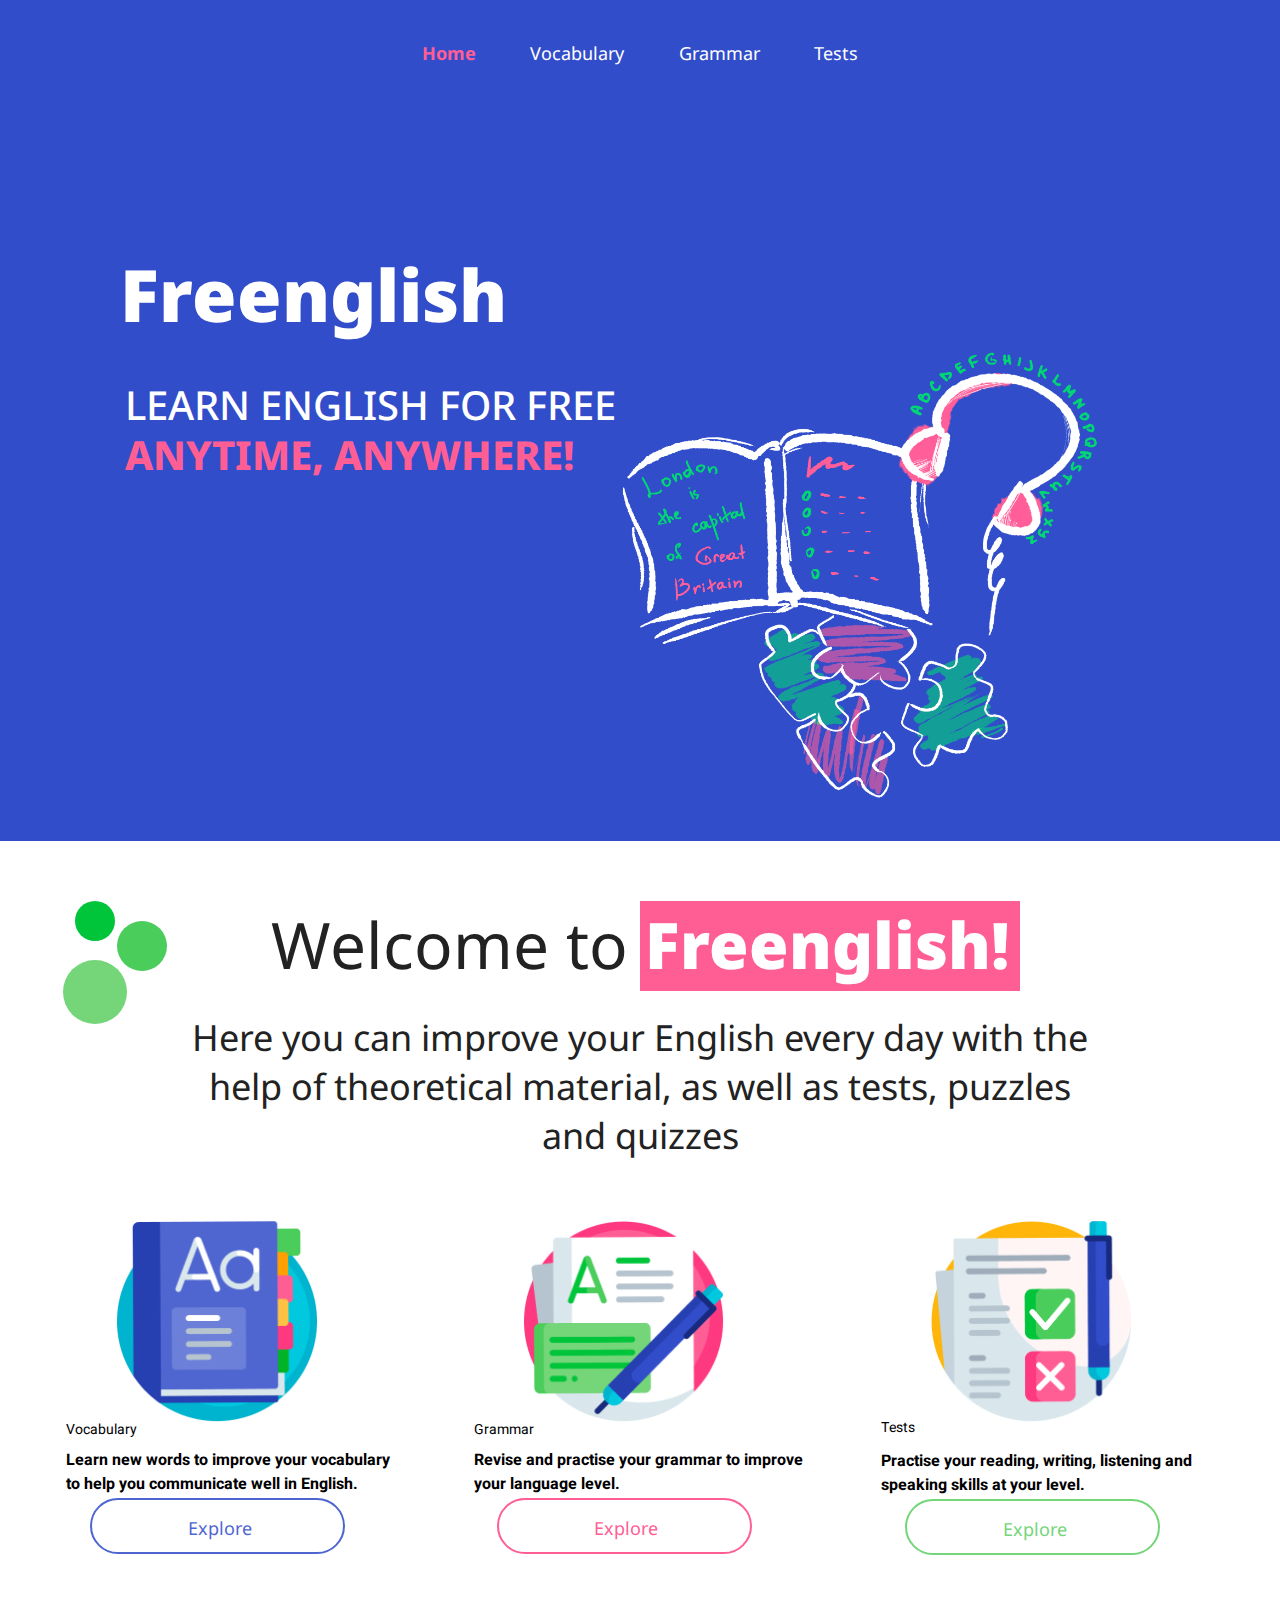
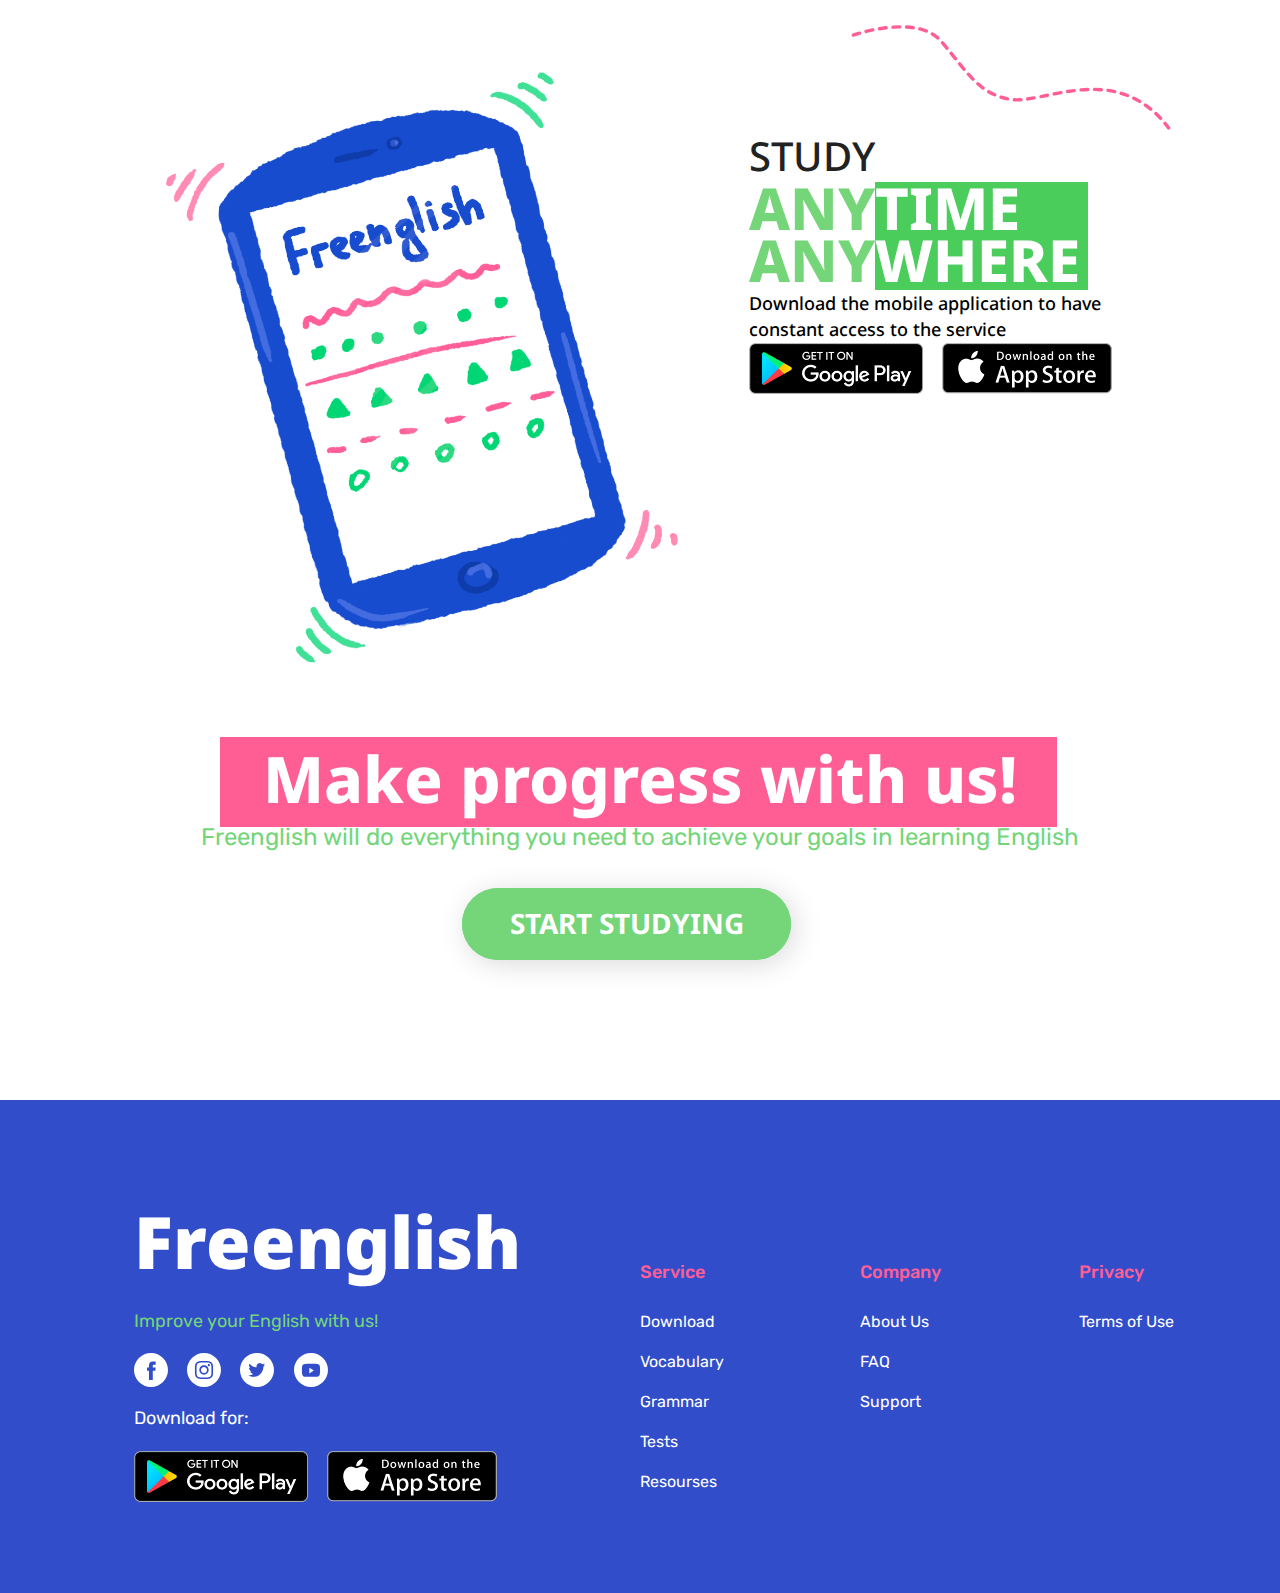
<file: templates/index.html>
<!DOCTYPE html>

<html lang="english">
  <head>
    <title>Freenglish</title>

    <meta name="viewport" content="width=device-width, initial-scale=1.0" />
    <meta charset="utf-8" />

    <link
      rel="stylesheet"
      href="https://fonts.googleapis.com/css2?family=Inter:wght@100;200;300;400;500;600;700;800;900&display=swap"
    />
    <link
      rel="stylesheet"
      href="https://fonts.googleapis.com/css2?family=Rubik:ital,wght@0,300;0,400;0,500;0,600;0,700;0,800;0,900;1,300;1,400;1,500;1,600;1,700;1,800;1,900&display=swap"
    />
    <link
      rel="stylesheet"
      href="https://fonts.googleapis.com/css2?family=Noto+Sans:ital,wght@0,100;0,200;0,300;0,400;0,500;0,600;0,700;0,800;0,900;1,100;1,200;1,300;1,400;1,500;1,600;1,700;1,800;1,900&display=swap"
    />
    <link
      rel="stylesheet"
      href="https://fonts.googleapis.com/css2?family=Heebo:wght@100;200;300;400;500;600;700;800;900&display=swap"
    />
    <link rel="stylesheet" href="../styles/style.css" />
    <link href="../styles/main-page.css" rel="stylesheet" />
  </head>
  <body>
    <div>
      <div class="main-page-container">
        <link href="../styles/menu-mobile.css" rel="stylesheet" />
        
        <div class="main-page">
          <div class="header">
            <div class="menu">
              <a class="home" href="./index.html">Home</a>
              <a class="vocabulary" href="./vocabulary.html">Vocabulary</a>
              <a class="grammar" href="./grammar.html">Grammar</a>
              <a class="tests" href="./tests.html">Tests</a>
            </div>
          </div>
          <div class="header-mobile">
            <input id="toggle" type="checkbox">
            <label class="toggle-container" for="toggle">
              <span class="button button-toggle"></span>
            </label>
            <nav class="nav">
              <a class="nav-item" href="./index.html"><span class="active">Home</span></a>
              <a class="nav-item" href="./vocabulary.html">Vocabulary</a>
              <a class="nav-item" href="./grammar.html">Grammar</a>
              <a class="nav-item" href="./tests.html">Tests</a>
            </nav>
          </div>
          <div class="banner">
            <div class="bg">
              <span class="logo">Freenglish</span>
              <span class="slogan1">learn english for free</span>
              <span class="slogan2">anytime, anywhere!</span>
              <img
                src="../img/main_illustration.png"
                class="illustr"
              />
            </div>
            <div class="bg-add">
              <!-- <img src="../img/banner-bg-curve-mobile.svg"> -->
              <a class="btn" href="./vocabulary.html">
                <!-- <div class="shadow"></div> -->
                <span class="text">Start studying</span>
              </a>
            </div>
            <img
              src="../img/banner-dotted-curve-mobile.svg"
              class="curve-mob"
            />
          </div>
          <div class="welcome">
            <div class="pink-box"></div>
            <span class="text">
              <span class="text1">Welcome to</span>
              <span class="text2">Freenglish!</span>
            </span>
            <div class="ellipses">
              <img
                src="../img/ellipse_big.svg"
                class="big"
              />
              <img
                src="../img/ellipse_medium.svg"
                class="medium"
              />
              <img
                src="../img/ellipse_small.svg"
                class="small"
              />
            </div>
            <span class="description">
              Here you can improve your English every day with the help of
              theoretical material, as well as tests, puzzles and quizzes
            </span>
          </div>
          <div class="sections">
            <div class="vocabulary">
              <img
                src="../img/voc_icon.png"
                class="icon"
              />
              <div class="text">
                <span class="title">Vocabulary</span>
                <span class="description">
                  Learn new words to improve your vocabulary to help you
                  communicate well in English.
                </span>
                <a class="btn" href="./vocabulary.html">
                  <!-- <div class="border"></div> -->
                  <span class="explore">Explore</span>
                </a>
              </div>
            </div>
            <div class="grammar">
              <img
                src="../img/gram_icon.png"
                class="icon"
              />
              <div class="text">
                <span class="title">Grammar</span>
                <span class="description">
                  Revise and practise your grammar to improve your language level.
                </span>
                <a class="btn" href="./grammar.html">
                  <span class="explore" >Explore</span>
                </a>
              </div>
            </div>
            <div class="tests">
              <img
                src="../img/test_icon.png"
                class="icon"
              />
              <div class="text">
                <span class="title">Tests</span>
                <span class="description">
                  Practise your reading, writing, listening and speaking skills at
                  your level.
                </span>
                <a class="btn" href="./tests.html">
                  <span class="explore">Explore</span>
                </a>
              </div>
            </div>
          </div>
          <div class="mobile-app">
            <img
              src="../img/phone_illustration.png"
              class="illustr"
            />
            <div class="content">
              <img class="curve" />
              <span class="study">Study</span>
              <div class="slogan">
                <div class="any">
                  <span class="text1">ANY</span>
                  <span class="text3">ANY</span>
                </div>
                <div class="green-box">
                  <span class="text2">TIME</span>
                  <span class="text4">WHERE</span>
                </div>
              </div>
              <span class="description">
                Download the mobile application to have constant access to the
                service
              </span>
              <div class="mob-app">
                <img
                src="../img/googleplayicon.png"
                class="googleplay"
                />
                <img
                  src="../img/appstoreicon.png"
                  class="appstore"
                />
              </div>
            </div>
          </div>
          <div class="call-to-action">
            <div class="pink-box"></div>
            <span class="slogan">Make progress with us!</span>
            <span class="description">
              Freenglish will do everything you need to achieve your goals in
              learning English
            </span>
            <a class="btn" href="./vocabulary.html">
              <div class="bg"></div>
              <span class="text">Start studying</span>
            </a>
          </div>    
          <div class="footer">
            <div class="side-info">
              <span class="logo">Freenglish</span>
              <span class="slogan">
                Improve your English with us!
              </span>
              <img
                src="../img/socnet.svg"
                class="socnet"
              />
              <span class="download">Download for:</span>
              <div class="mob-app">
                <img
                src="../img/googleplayicon.png"
                class="googleplay"
                />
                <img
                  src="../img/appstoreicon.png"
                  class="appstore"
                />
            </div>
            </div>
            <div class="sections">
              <div class="service-section">
                <span class="service">Service</span>
                <span class="download">Download</span>
                <span class="vocabulary">Vocabulary</span>
                <span class="grammar">Grammar</span>
                <span class="tests">Tests</span>
                <span class="resourses">Resourses</span>
              </div>
              <div class="company-section">
                <span class="company">Company</span>
                <span class="about-us">FAQ</span>
                <span class="faq">About Us</span>
                <span class="support">Support</span>
              </div>
              <div class="privacy-section">
                <span class="privacy">Privacy</span>
                <span class="terms-of-use">
                  <span>Terms of Use</span>
                  <br />
                  <span></span>
                </span>
              </div>
            </div>
          </div>
          <div class="footer-mobile">
            <img
              src="../img/socnet.svg"
              class="socnet"
            />
            <span class="logo">Freenglish</span>
            
            <span class="slogan">
              Improve your English with us!
            </span>
            
          </div>
        </div>

      </div>
    </div>
  </body>
</html>
</file>
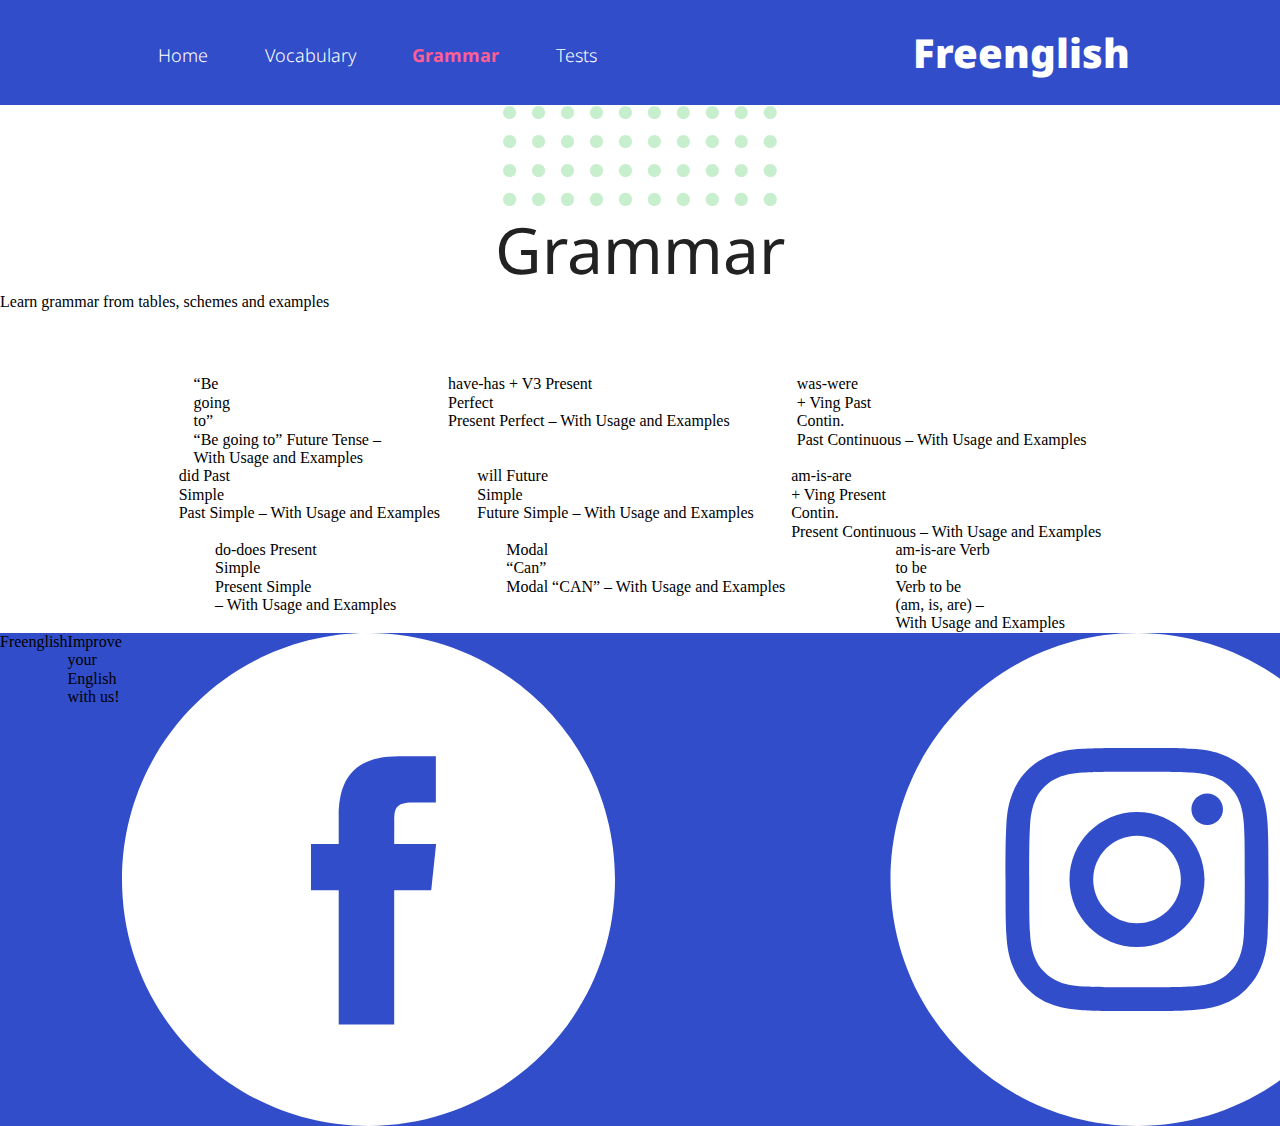
<file: templates/grammar.html>
<!DOCTYPE html>

<html lang="english">
  <head>
    <title>Grammar</title>
    <meta name="viewport" content="width=device-width, initial-scale=1.0" />
    <meta charset="utf-8" />
    <link
      rel="stylesheet"
      href="https://fonts.googleapis.com/css2?family=Inter:wght@100;200;300;400;500;600;700;800;900&display=swap"
    />
    <link
      rel="stylesheet"
      href="https://fonts.googleapis.com/css2?family=Rubik:ital,wght@0,300;0,400;0,500;0,600;0,700;0,800;0,900;1,300;1,400;1,500;1,600;1,700;1,800;1,900&display=swap"
    />
    <link
      rel="stylesheet"
      href="https://fonts.googleapis.com/css2?family=Noto+Sans:ital,wght@0,100;0,200;0,300;0,400;0,500;0,600;0,700;0,800;0,900;1,100;1,200;1,300;1,400;1,500;1,600;1,700;1,800;1,900&display=swap"
    />
    <link rel="stylesheet" href="../styles/style.css" />
    <link href="../styles/grammar.css" rel="stylesheet" />
  </head>
  <body>
    <div>
      <div class="grammar-container">
        <div class="grammar-page">
          <div class="header">
            <div class="menu">
              <a class="home" href="./index.html">Home</a>
              <a class="vocabulary" href="./vocabulary.html">Vocabulary</a>
              <a class="grammar" href="./grammar.html">Grammar</a>
              <a class="tests" href="./tests.html">Tests</a>
            </div>
            <span class="logo">Freenglish</span>
          </div>
          <img
            src="../img/ellipses.svg"
            class="ellipses"
          />
          <div class="title">
            <span class="text">Grammar</span>
            <span class="slogan">
              Learn grammar from tables, schemes and examples
            </span>
          </div>
          <div class="topics">
            <div class="begoingto">
              <div class="border"></div>
              <div class="logo">
                <span class="text">
                  <span>“Be</span>
                  <br />
                  <span>going</span>
                  <br />
                  <span>to”</span>
                </span>
              </div>
              <span class="descr">
                <span>“Be going to” Future Tense –</span>
                <br />
                <span>With Usage and Examples</span>
              </span>
            </div>
            <div class="presperf">
              <div class="border"></div>
              <div class="logo">
                <span class="text2">have-has + V3</span>
                <span class="text1">
                  <span>Present</span>
                  <br />
                  <span>Perfect</span>
                </span>
              </div>
              <span class="descr">
                Present Perfect – With Usage and Examples
              </span>
            </div>
            <div class="pastcontin">
              <div class="border"></div>
              <div class="logo">
                <span class="text2">
                  <span>was-were</span>
                  <br />
                  <span>+ Ving</span>
                </span>
                <span class="text1">
                  <span>Past</span>
                  <br />
                  <span>Contin.</span>
                </span>
              </div>
              <span class="decr">
                Past Continuous – With Usage and Examples
              </span>
            </div>
            <div class="pastsimple">
              <div class="border"></div>
              <div class="logo">
                <span class="text2">did</span>
                <span class="text1">
                  <span>Past</span>
                  <br />
                  <span>Simple</span>
                </span>
              </div>
              <span class="descr">
                Past Simple – With Usage and Examples
              </span>
            </div>
            <div class="futuresimple">
              <div class="border"></div>
              <div class="logo">
                <span class="text2">will</span>
                <span class="text1">
                  <span>Future</span>
                  <br />
                  <span>Simple</span>
                </span>
              </div>
              <span class="descr">
                Future Simple – With Usage and Examples
              </span>
            </div>
            <div class="prescontin">
              <div class="border"></div>
              <div class="logo">
                <span class="text2">
                  <span>am-is-are</span>
                  <br />
                  <span>+ Ving</span>
                </span>
                <span class="text1">
                  <span>Present</span>
                  <br />
                  <span>Contin.</span>
                </span>
              </div>
              <span class="descr">
                Present Continuous – With Usage and Examples
              </span>
            </div>
            <div class="pressimple">
              <div class="border"></div>
              <div class="logo">
                <span class="text2">do-does</span>
                <span class="text1">
                  <span>Present</span>
                  <br />
                  <span>Simple</span>
                </span>
              </div>
              <span class="descr">
                <span>Present Simple</span>
                <br />
                <span>– With Usage and Examples</span>
              </span>
            </div>
            <div class="modalcan">
              <div class="border"></div>
              <div class="logo">
                <span class="text">
                  <span>Modal</span>
                  <br />
                  <span>“Can”</span>
                </span>
              </div>
              <span class="descr">
                Modal “CAN” – With Usage and Examples
              </span>
            </div>
            <div class="verbtobe">
              <div class="border"></div>
              <div class="logo">
                <span class="text2">am-is-are</span>
                <span class="text1">
                  <span>Verb</span>
                  <br />
                  <span>to be</span>
                </span>
              </div>
              <span class="descr">
                <span>Verb to be</span>
                <br />
                <span>(am, is, are) –</span>
                <br />
                <span>With Usage and Examples</span>
              </span>
            </div>
          </div>
          <div class="footer">
            <span class="logo">Freenglish</span>
            <span class="slogan">
              Improve your English with us!
            </span>
            <img
              src="../img/socnet.svg"
              class="socnet"
            />
            <span class="download">Download for:</span>
            <img
              src="../img/googleplayicon.png"
              class="googleplay"
            />
            <img
              src="../img/appstoreicon.png"
              class="appstore"
            />
            <div class="service-section">
              <span class="service">Service</span>
              <span class="download">Download</span>
              <span class="vocabulary">Vocabulary</span>
              <span class="grammar">Grammar</span>
              <span class="tests">Tests</span>
              <span class="resourses">Resourses</span>
            </div>
            <div class="company-section">
              <span class="company">Company</span>
              <span class="about-us">FAQ</span>
              <span class="faq">About Us</span>
              <span class="support">Support</span>
            </div>
            <div class="privacy-section">
              <span class="privacy">Privacy</span>
              <span class="terms-of-use">
                <span>Terms of Use</span>
                <br />
                <span></span>
              </span>
            </div>
          </div>
        </div>
      </div>
    </div>
  </body>
</html>
</file>
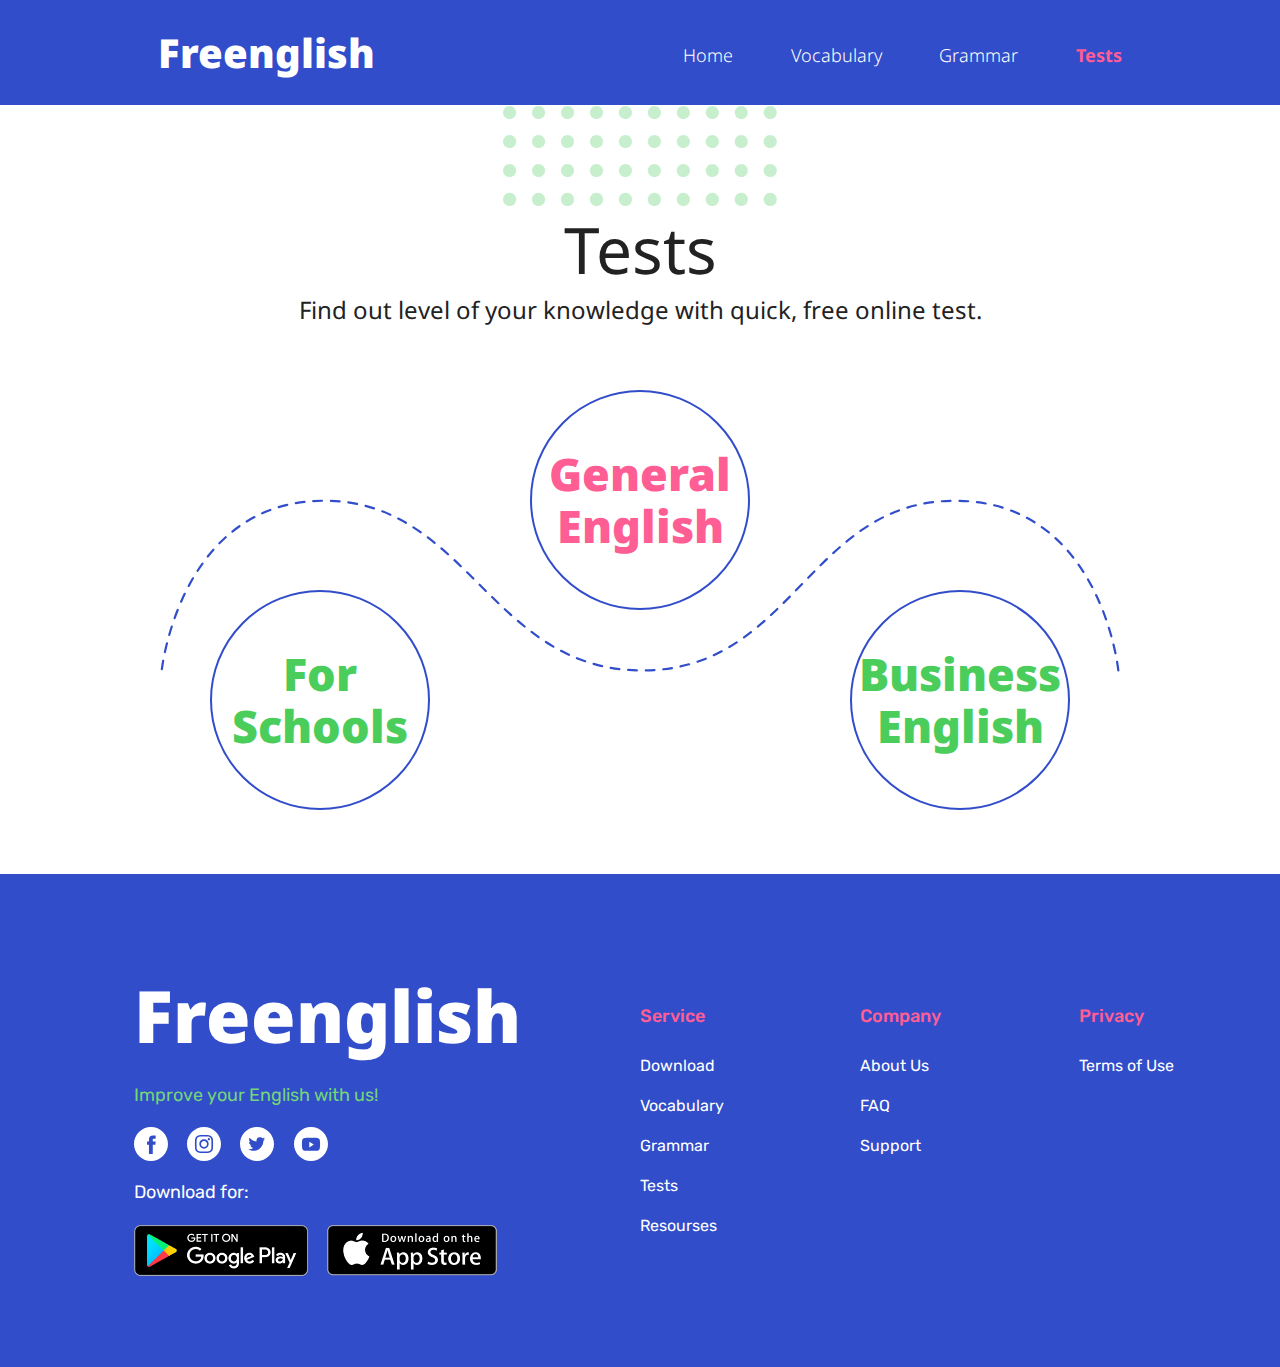
<file: templates/tests.html>
<!DOCTYPE html>

<html lang="english">
  <head>
    <title>Tests</title>
    <meta name="viewport" content="width=device-width, initial-scale=1.0" />
    <meta charset="utf-8" />  
    <link
      rel="stylesheet"
      href="https://fonts.googleapis.com/css2?family=Inter:wght@100;200;300;400;500;600;700;800;900&display=swap"
    />
    <link
      rel="stylesheet"
      href="https://fonts.googleapis.com/css2?family=Rubik:ital,wght@0,300;0,400;0,500;0,600;0,700;0,800;0,900;1,300;1,400;1,500;1,600;1,700;1,800;1,900&display=swap"
    />
    <link
      rel="stylesheet"
      href="https://fonts.googleapis.com/css2?family=Noto+Sans:ital,wght@0,100;0,200;0,300;0,400;0,500;0,600;0,700;0,800;0,900;1,100;1,200;1,300;1,400;1,500;1,600;1,700;1,800;1,900&display=swap"
    />
    <link rel="stylesheet" href="../styles/style.css" />
    <link href="../styles/tests.css" rel="stylesheet" />
    <link href="../styles/menu-mobile.css" rel="stylesheet" /> 
  </head>
  <body>
    <div>
      <div class="tests-container">
        <div class="tests-page">
          <div class="header-mobile">
            <div class="menu">
              <input id="toggle" type="checkbox">
            <label class="toggle-container" for="toggle">
              <span class="button button-toggle"></span>
            </label>
            <nav class="nav">
              <a class="nav-item" href="./index.html">Home</a>
              <a class="nav-item" href="./vocabulary.html">Vocabulary</a>
              <a class="nav-item" href="./grammar.html">Grammar</a>
              <a class="nav-item active" href="./tests.html">Tests</a>
            </nav>
            </div>
            <span class="logo">Freenglish</span>
          </div>
          <div class="header">
            <span class="logo">Freenglish</span>
            <div class="menu">
              <a class="home" href="./index.html">Home</a>
              <a class="vocabulary" href="./vocabulary.html">Vocabulary</a>
              <a class="grammar" href="./grammar.html">Grammar</a>
              <a class="tests" href="./tests.html">Tests</a>
            </div>
          </div>
          <img
            src="../img/ellipses.svg"
            class="ellipses"
          />
          <div class="title">
            <span class="text">Tests</span>
            <span class="description">
              Find out level of your knowledge with quick, free online test.
            </span>
          </div>
          
          <div class="topics">
            <div class="item forschools-section">
              <div class="ellipse"></div>
              <span class="text">
                <span>For</span>
                <br />
                <span>Schools</span>
              </span>
            </div>
            <div class="item generaleng-section">
              <div class="ellipse"></div>
              <span class="text">
                <span>General</span>
                <br />
                <span>English</span>
              </span>
            </div>
            <div class="item businesseng-section">
              <div class="ellipse"></div>
              <span class="text">
                <span>Business</span>
                <br />
                <span>English</span>
              </span>
            </div>
            <div class="curve">
              <img src="../img/curve.svg" />
            </div>
          </div>
          <div class="footer">
            <div class="side-info">
              <span class="logo">Freenglish</span>
              <span class="slogan">
                Improve your English with us!
              </span>
              <img
                src="../img/socnet.svg"
                class="socnet"
              />
              <span class="download">Download for:</span>
              <div class="mob-app">
                <img
                src="../img/googleplayicon.png"
                class="googleplay"
                />
                <img
                  src="../img/appstoreicon.png"
                  class="appstore"
                />
            </div>
            </div>
            <div class="sections">
              <div class="service-section">
                <span class="service">Service</span>
                <span class="download">Download</span>
                <span class="vocabulary">Vocabulary</span>
                <span class="grammar">Grammar</span>
                <span class="tests">Tests</span>
                <span class="resourses">Resourses</span>
              </div>
              <div class="company-section">
                <span class="company">Company</span>
                <span class="about-us">FAQ</span>
                <span class="faq">About Us</span>
                <span class="support">Support</span>
              </div>
              <div class="privacy-section">
                <span class="privacy">Privacy</span>
                <span class="terms-of-use">
                  <span>Terms of Use</span>
                  <br />
                  <span></span>
                </span>
              </div>
            </div>
          </div>
          <div class="footer-mobile">
            <img
              src="../img/socnet.svg"
              class="socnet"
            />
            <span class="logo">Freenglish</span>
            
            <span class="slogan">
              Improve your English with us!
            </span>
            
          </div>
        </div>
      </div>
    </div>
  </body>
</html>
</file>
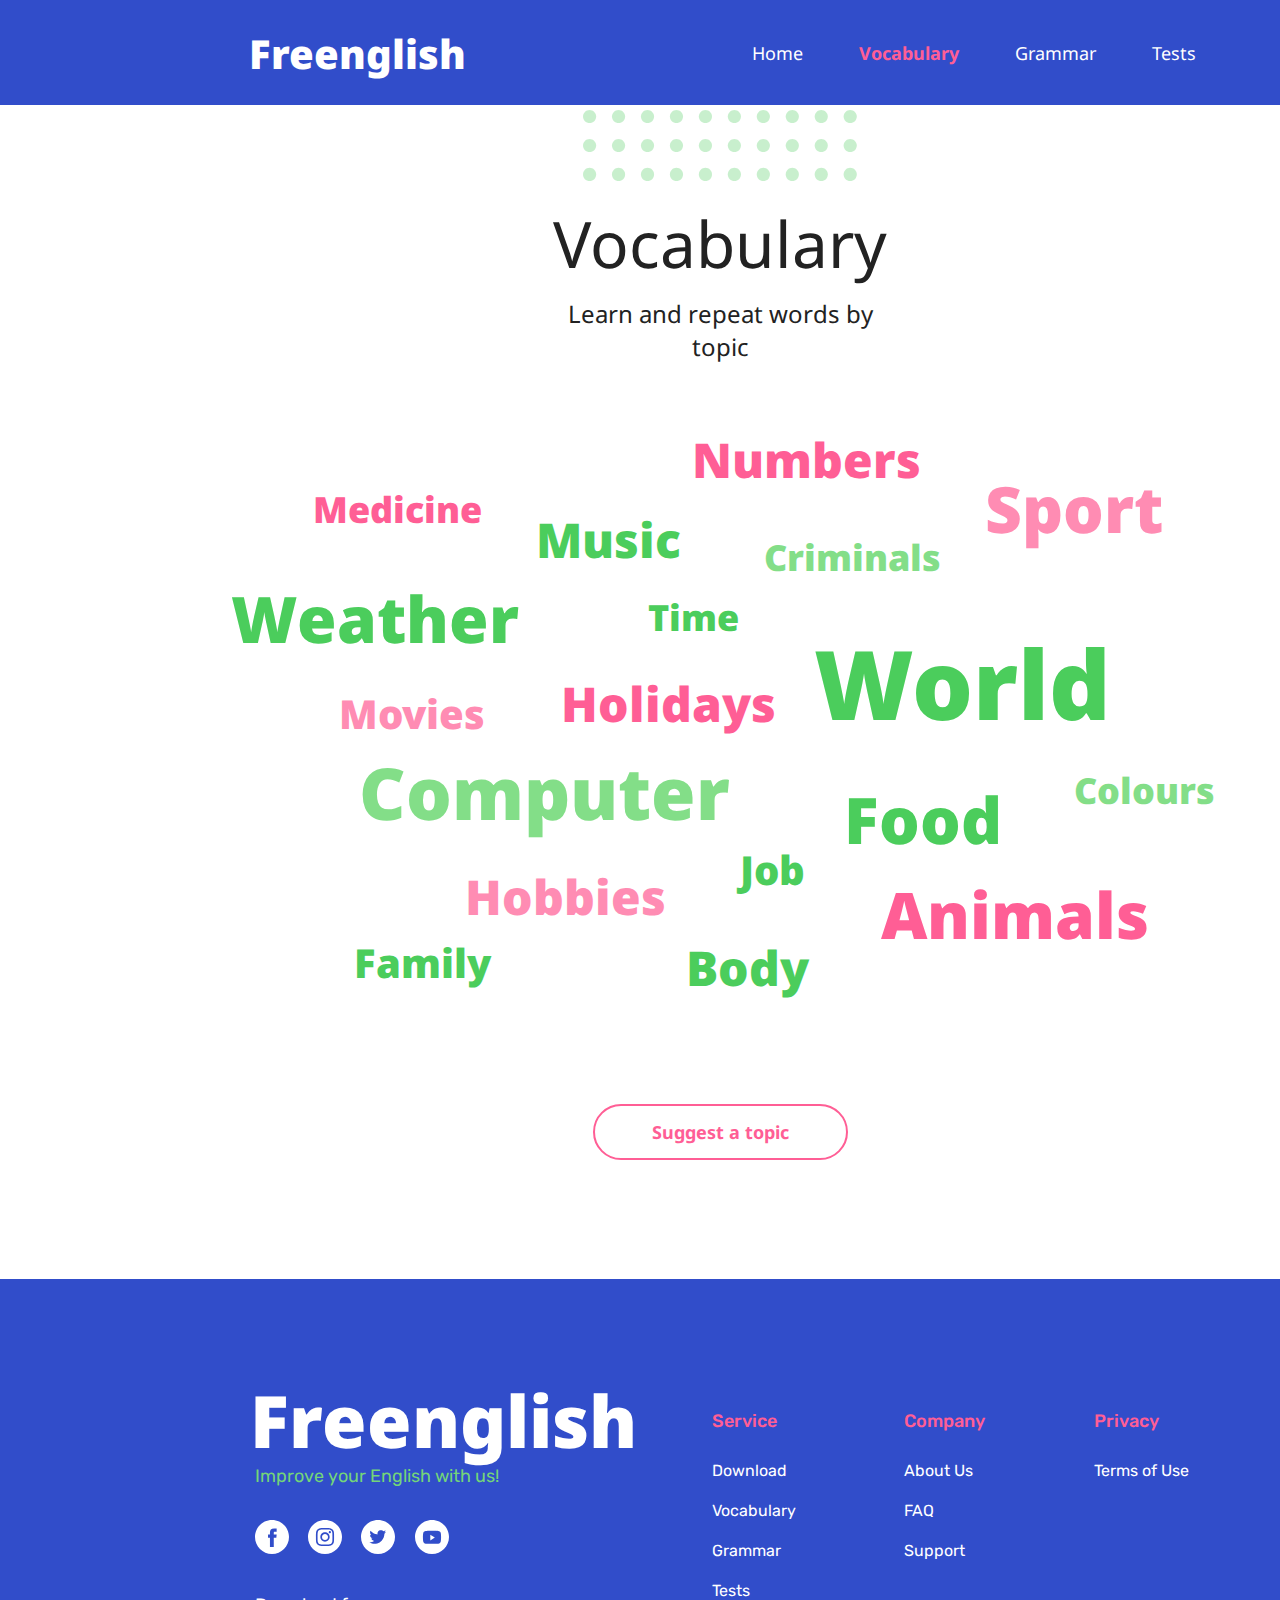
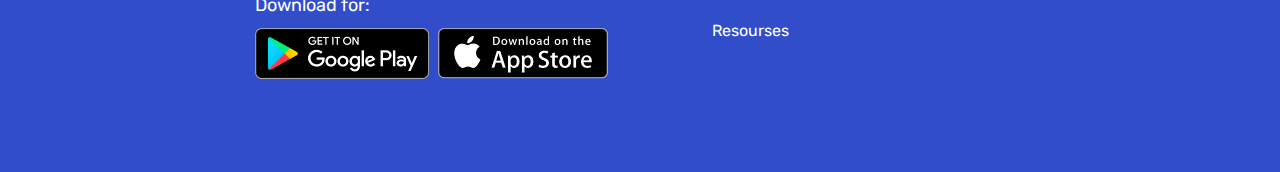
<file: templates/vocabulary.html>
<!DOCTYPE html>

<html lang="english">
  <head>
    <title>Vocabulary</title>
    <meta name="viewport" content="width=device-width, initial-scale=1.0" />
    <meta charset="utf-8" />
    <link
      rel="stylesheet"
      href="https://fonts.googleapis.com/css2?family=Inter:wght@100;200;300;400;500;600;700;800;900&display=swap"
    />
    <link
      rel="stylesheet"
      href="https://fonts.googleapis.com/css2?family=Rubik:ital,wght@0,300;0,400;0,500;0,600;0,700;0,800;0,900;1,300;1,400;1,500;1,600;1,700;1,800;1,900&display=swap"
    />
    <link
      rel="stylesheet"
      href="https://fonts.googleapis.com/css2?family=Noto+Sans:ital,wght@0,100;0,200;0,300;0,400;0,500;0,600;0,700;0,800;0,900;1,100;1,200;1,300;1,400;1,500;1,600;1,700;1,800;1,900&display=swap"
    />
    <link rel="stylesheet" href="../styles/style.css" />
    <link href="../styles/vocabulary.css" rel="stylesheet" />
  </head>
  <body>
    <div>
      <div class="vocabulary-container">
        <link href="../styles/menu-mobile.css" rel="stylesheet" />
        <div class="header-mobile">
          <input id="toggle" type="checkbox">
          <label class="toggle-container" for="toggle">
            <span class="button button-toggle"></span>
          </label>
          <nav class="nav">
            <a class="nav-item" href="./index.html">Home</a>
            <a class="nav-item" href="./vocabulary.html"><span class="active">Vocabulary</span></a>
            <a class="nav-item" href="./grammar.html">Grammar</a>
            <a class="nav-item" href="./tests.html">Tests</a>
          </nav>
        </div>
        <div class="vocabulary-page">
          <div class="header">
            <span class="logo">Freenglish</span>
            <div class="menu">
              <a class="home" href="./index.html">Home</a>
              <a class="vocabulary" href="./vocabulary.html">Vocabulary</a>
              <a class="grammar" href="./grammar.html">Grammar</a>
              <a class="tests" href="./tests.html">Tests</a>
            </div>
          </div>
          <img
            src="../img/ellipses.svg"
            class="ellipses"
          />
          <div class="title">
            <span class="text">
              Vocabulary
            </span>
            <span class="description">Learn and repeat words by topic</span>
          </div>
          <div class="topics">
            <div class="food">Food</div>
            <div class="holidays">Holidays</div>
            <div class="world">World</div>
            <div class="family">Family</div>
            <div class="hobbies">Hobbies</div>
            <div class="animals">Animals</div>
            <div class="body">Body</div>
            <div class="medicine">Medicine</div>
            <div class="job">Job</div>
            <div class="colours">Colours</div>
            <div class="weather">Weather</div>
            <div class="time">Time</div>
            <div class="criminals">Criminals</div>
            <div class="numbers">Numbers</div>
            <div class="movies">Movies</div>
            <div class="music">Music</div>
            <div class="computer">Computer</div>
            <div class="sport">Sport</div>
          </div>
          <div class="suggest-btn">Suggest a topic</div>
          <div class="footer">
            <span class="logo">Freenglish</span>
            <span class="slogan">
              Improve your English with us!
            </span>
            <img
              src="../img/socnet.svg"
              class="socnet"
            />
            <span class="download">Download for:</span>
            <img
              src="../img/googleplayicon.png"
              class="googleplay"
            />
            <img
              src="../img/appstoreicon.png"
              class="appstore"
            />
            <div class="service-section">
              <span class="service">Service</span>
              <span class="download">Download</span>
              <span class="vocabulary">Vocabulary</span>
              <span class="grammar">Grammar</span>
              <span class="tests">Tests</span>
              <span class="resourses">Resourses</span>
            </div>
            <div class="company-section">
              <span class="company">Company</span>
              <span class="about-us">FAQ</span>
              <span class="faq">About Us</span>
              <span class="support">Support</span>
            </div>
            <div class="privacy-section">
              <span class="privacy">Privacy</span>
              <span class="terms-of-use">
                <span>Terms of Use</span>
                <br />
                <span></span>
              </span>
            </div>
          </div>
          <div class="footer-mobile">
            <div class="bg"></div>
            <span class="slogan">
              Improve your English with us!
            </span>
            <span class="logo">Freenglish</span>
            <img
              src="../img/socnet.svg"
              class="socnet"
            />
          </div>
        </div>
      </div>
    </div>
  </body>
</html>
</file>
<file: styles/style.css>
html {
    line-height: 1.15;
    font-size: 100%;
}

body {
    margin: 0;
}

* {
    box-sizing: border-box;
    border-width: 0;
    border-style: solid;
}

p,
li,
ul,
pre,
div,
h1,
h2,
h3,
h4,
h5,
h6 {
    margin: 0;
    padding: 0;
}

a {
    color: inherit;
    text-decoration: inherit;
}

img {
    display: block;
}

@media screen and (max-width: 580px) {
    html{
        font-size: 90%;
    }    
}

@media screen and (max-width: 490px) {
    html{
        font-size: 80%;
    }    
}


@media screen and (max-width: 435px) {
    html{
        font-size: 70%;
    }    
}

@media screen and (max-width: 389px) {
    html{
        font-size: 60%;
    }    
}

@media screen and (max-width: 325px) {
    html{
        font-size: 40%;
    }    
}

@media screen and (max-width: 210px) {
    html{
        font-size: 20%;
    }    
}
</file>
<file: styles/main-page.css>
@media only screen and (min-width: 1028px) {
  .main-page-container {
    min-height: 100vh;
  }
  .main-page-container .header-mobile {
    display: none;
  }
  .main-page-container .main-page {
    width: 100%;
    min-height: 2951px;
    margin: auto;
    display: -webkit-box;
    display: -ms-flexbox;
    display: flex;
    -webkit-box-orient: vertical;
    -webkit-box-direction: normal;
        -ms-flex-direction: column;
            flex-direction: column;
    overflow: hidden;
    position: relative;
    max-width: 1440px;
    -webkit-box-sizing: border-box;
            box-sizing: border-box;
    -webkit-box-align: center;
        -ms-flex-align: center;
            align-items: center;
    border-color: transparent;
    background-color: white;
  }
  .main-page-container .main-page .header {
    width: 100%;
    max-width: 1440px;
    -webkit-box-flex: 0;
        -ms-flex: 0 1 105px;
            flex: 0 1 105px;
    display: -webkit-box;
    display: -ms-flexbox;
    display: flex;
    position: relative;
    -webkit-box-sizing: border-box;
            box-sizing: border-box;
    -webkit-box-align: start;
        -ms-flex-align: start;
            align-items: flex-start;
    -webkit-box-pack: center;
        -ms-flex-pack: center;
            justify-content: center;
    border-color: transparent;
    background-color: #314dca;
  }
  .main-page-container .main-page .header .menu {
    top: 42.5px;
    width: 437px;
    height: 20px;
    display: -webkit-box;
    display: -ms-flexbox;
    display: flex;
    -webkit-box-pack: justify;
        -ms-flex-pack: justify;
            justify-content: space-between;
    position: absolute;
    -webkit-box-sizing: border-box;
            box-sizing: border-box;
    -webkit-box-align: center;
        -ms-flex-align: center;
            align-items: center;
    border-color: transparent;
  }
  .main-page-container .main-page .header .menu .home {
    color: #ff5e95;
    height: auto;
    font-size: 18px;
    -ms-flex-item-align: auto;
        -ms-grid-row-align: auto;
        align-self: auto;
    font-style: normal;
    text-align: left;
    font-family: Noto Sans;
    font-weight: 700;
    line-height: normal;
    font-stretch: normal;
    text-decoration: none;
  }
  .main-page-container .main-page .header .menu .vocabulary {
    color: white;
    height: auto;
    font-size: 18px;
    -ms-flex-item-align: auto;
        -ms-grid-row-align: auto;
        align-self: auto;
    font-style: normal;
    text-align: left;
    font-family: Noto Sans;
    font-weight: 300px;
    line-height: normal;
    font-stretch: normal;
    text-decoration: none;
  }
  .main-page-container .main-page .header .menu .grammar {
    color: white;
    height: auto;
    font-size: 18px;
    -ms-flex-item-align: auto;
        -ms-grid-row-align: auto;
        align-self: auto;
    font-style: normal;
    text-align: left;
    font-family: Noto Sans;
    font-weight: 300px;
    line-height: normal;
    font-stretch: normal;
    text-decoration: none;
  }
  .main-page-container .main-page .header .menu .tests {
    color: white;
    height: auto;
    font-size: 18px;
    -ms-flex-item-align: auto;
        -ms-grid-row-align: auto;
        align-self: auto;
    font-style: normal;
    text-align: left;
    font-family: Noto Sans;
    font-weight: 300px;
    line-height: normal;
    font-stretch: normal;
    text-decoration: none;
  }
  .main-page-container .main-page .banner {
    width: 100%;
    -webkit-box-flex: 0;
        -ms-flex: 0 1 calc(1440px - 55vw);
            flex: 0 1 calc(1440px - 55vw);
    max-width: 1440px;
    min-height: 669px;
    display: -webkit-box;
    display: -ms-flexbox;
    display: flex;
    position: relative;
    -webkit-box-sizing: border-box;
            box-sizing: border-box;
    -webkit-box-align: start;
        -ms-flex-align: start;
            align-items: flex-start;
    -ms-flex-negative: 1;
        flex-shrink: 1;
    border-color: transparent;
    background-color: #314dca;
  }
  .main-page-container .main-page .banner .curve-mob,
  .main-page-container .main-page .banner .bg-add {
    display: none;
  }
  .main-page-container .main-page .banner .bg .slogan1 {
    top: 274px;
    left: 125px;
    color: white;
    width: 554px;
    height: auto;
    position: absolute;
    font-size: 40px;
    -ms-flex-item-align: auto;
        -ms-grid-row-align: auto;
        align-self: auto;
    font-style: normal;
    text-align: left;
    font-family: Noto Sans;
    font-weight: 500;
    line-height: 52px;
    font-stretch: normal;
    text-transform: uppercase;
    text-decoration: none;
  }
  .main-page-container .main-page .banner .bg .slogan2 {
    top: 324px;
    left: 125px;
    color: #ff5e95;
    width: 554px;
    height: auto;
    position: absolute;
    font-size: 40px;
    -ms-flex-item-align: auto;
        -ms-grid-row-align: auto;
        align-self: auto;
    font-style: normal;
    text-align: left;
    font-family: Noto Sans;
    font-weight: 800;
    line-height: 52px;
    font-stretch: normal;
    text-transform: uppercase;
    text-decoration: none;
  }
  .main-page-container .main-page .banner .bg .illustr {
    bottom: 10px;
    right: 90px;
    width: 100%;
    width: 649px;
    height: auto;
    position: absolute;
    -o-object-fit: cover;
       object-fit: cover;
    border-color: transparent;
  }
  .main-page-container .main-page .banner .bg .logo {
    top: 140px;
    left: 120px;
    color: white;
    height: auto;
    position: absolute;
    font-size: 4.5rem;
    -ms-flex-item-align: auto;
        -ms-grid-row-align: auto;
        align-self: auto;
    font-style: normal;
    text-align: left;
    font-family: Noto Sans;
    font-weight: 900;
    line-height: normal;
    font-stretch: normal;
    text-decoration: none;
  }
  .main-page-container .main-page .banner .btn {
    top: 419px;
    left: 125px;
    width: 255px;
    height: 56px;
    display: -webkit-box;
    display: -ms-flexbox;
    display: flex;
    overflow: hidden;
    position: absolute;
    -webkit-box-shadow: 4px 4px 28px 0px rgba(0, 0, 0, 0.15);
            box-shadow: 4px 4px 28px 0px rgba(0, 0, 0, 0.15);
    -webkit-box-sizing: border-box;
            box-sizing: border-box;
    -webkit-box-align: start;
        -ms-flex-align: start;
            align-items: flex-start;
    border-color: transparent;
    border-radius: 50px;
    background-color: #314dca;
  }
  .main-page-container .main-page .banner .btn .shadow {
    top: 0px;
    left: 0px;
    width: 255px;
    height: 56px;
    position: absolute;
    -o-object-fit: cover;
       object-fit: cover;
    border-color: #314dca;
    border-width: 0px;
    border-radius: 4px;
    background-color: #314dca;
  }
  .main-page-container .main-page .banner .btn .text {
    top: 16px;
    left: 0px;
    color: white;
    width: 255px;
    height: auto;
    position: absolute;
    font-size: 18px;
    -ms-flex-item-align: auto;
        -ms-grid-row-align: auto;
        align-self: auto;
    font-style: normal;
    text-align: center;
    font-family: Noto Sans;
    font-weight: 700;
    line-height: normal;
    font-stretch: normal;
    text-transform: uppercase;
    text-decoration: none;
  }
  .main-page-container .main-page .welcome {
    margin-top: 60px;
    max-width: 1154px;
    width: 100%;
    -webkit-box-flex: 0;
        -ms-flex: 0 1 241px;
            flex: 0 1 241px;
    display: -webkit-box;
    display: -ms-flexbox;
    display: flex;
    -webkit-box-orient: vertical;
    -webkit-box-direction: normal;
        -ms-flex-direction: column;
            flex-direction: column;
    position: relative;
    -webkit-box-sizing: border-box;
            box-sizing: border-box;
    -ms-flex-negative: 1;
        flex-shrink: 1;
    border-color: transparent;
  }
  .main-page-container .main-page .welcome .pink-box {
    left: 577px;
    width: 380px;
    height: 90px;
    position: absolute;
    -o-object-fit: cover;
       object-fit: cover;
    border-color: transparent;
    background-color: #ff5e95;
  }
  .main-page-container .main-page .welcome .text {
    color: #222222;
    width: 1154px;
    height: auto;
    position: relative;
    font-size: 64px;
    -ms-flex-item-align: auto;
        -ms-grid-row-align: auto;
        align-self: auto;
    font-style: normal;
    text-align: center;
    font-family: Noto Sans;
    font-weight: 400px;
    line-height: normal;
    font-stretch: normal;
    text-decoration: none;
  }
  .main-page-container .main-page .welcome .text .text1 {
    color: #222222;
    width: 1154px;
    height: auto;
    -ms-flex-item-align: auto;
        -ms-grid-row-align: auto;
        align-self: auto;
    font-style: normal;
    text-align: center;
    font-weight: 400px;
    font-stretch: normal;
    text-decoration: none;
  }
  .main-page-container .main-page .welcome .text .text2 {
    color: white;
    width: 1154px;
    height: auto;
    -ms-flex-item-align: auto;
        -ms-grid-row-align: auto;
        align-self: auto;
    font-style: normal;
    text-align: center;
    font-weight: 900;
    font-stretch: normal;
    text-decoration: none;
  }
  .main-page-container .main-page .welcome .description {
    margin-top: 25px;
    color: #222222;
    max-width: 1032px;
    width: 70vw;
    height: auto;
    position: relative;
    font-size: 36px;
    font-style: normal;
    -ms-flex-item-align: center;
        -ms-grid-row-align: center;
        align-self: center;
    text-align: center;
    font-family: Noto Sans;
    font-weight: 400;
    line-height: normal;
    font-stretch: normal;
    text-decoration: none;
  }
  .main-page-container .main-page .welcome .ellipses {
    width: 104px;
    height: 123px;
    display: -webkit-box;
    display: -ms-flexbox;
    display: flex;
    position: absolute;
    -webkit-box-sizing: border-box;
            box-sizing: border-box;
    -webkit-box-align: start;
        -ms-flex-align: start;
            align-items: flex-start;
    -ms-flex-negative: 1;
        flex-shrink: 1;
    border-color: transparent;
  }
  .main-page-container .main-page .welcome .ellipses .big {
    top: 59px;
    width: 64;
    height: 64;
    position: absolute;
  }
  .main-page-container .main-page .welcome .ellipses .medium {
    top: 20px;
    left: 54px;
    width: 50;
    height: 50;
    position: absolute;
  }
  .main-page-container .main-page .welcome .ellipses .small {
    left: 12px;
    width: 40;
    height: 40;
    position: absolute;
  }
  .main-page-container .main-page .sections {
    margin-top: 60px;
    width: 100%;
    max-width: 1148px;
    -webkit-box-flex: 0;
        -ms-flex: 0 1 345px;
            flex: 0 1 345px;
    display: -webkit-box;
    display: -ms-flexbox;
    display: flex;
    -webkit-box-orient: horizontal;
    -webkit-box-direction: normal;
        -ms-flex-direction: row;
            flex-direction: row;
    -webkit-box-pack: justify;
        -ms-flex-pack: justify;
            justify-content: space-between;
    position: relative;
  }
  .main-page-container .main-page .sections .tests {
    width: 333px;
    height: 334.6px;
    display: -webkit-box;
    display: -ms-flexbox;
    display: flex;
    position: relative;
    -webkit-box-sizing: border-box;
            box-sizing: border-box;
    -webkit-box-align: start;
        -ms-flex-align: start;
            align-items: flex-start;
    -ms-flex-negative: 1;
        flex-shrink: 1;
  }
  .main-page-container .main-page .sections .tests .btn {
    top: 278.6px;
    left: 24px;
    width: 255px;
    height: 56px;
    display: -webkit-box;
    display: -ms-flexbox;
    display: flex;
    overflow: hidden;
    position: absolute;
    -webkit-box-sizing: border-box;
            box-sizing: border-box;
    -webkit-box-align: start;
        -ms-flex-align: start;
            align-items: flex-start;
    border-color: #74d579;
    border-style: solid;
    border-width: 2px;
    border-radius: 50px;
  }
  .main-page-container .main-page .sections .tests .btn .border {
    top: 0px;
    left: 0px;
    width: 255px;
    height: 56px;
    position: absolute;
    -o-object-fit: cover;
       object-fit: cover;
    border-color: #11b5e4;
    border-width: 0px;
    border-radius: 4px;
  }
  .main-page-container .main-page .sections .tests .btn .explore {
    top: 16px;
    left: 0px;
    color: #74d579;
    width: 255px;
    height: auto;
    position: absolute;
    font-size: 18px;
    -ms-flex-item-align: auto;
        -ms-grid-row-align: auto;
        align-self: auto;
    font-style: normal;
    text-align: center;
    font-family: Noto Sans;
    font-weight: 700px;
    line-height: normal;
    font-stretch: normal;
    text-decoration: none;
  }
  .main-page-container .main-page .sections .tests .description {
    top: 229px;
    left: 0px;
    color: black;
    width: 333px;
    height: auto;
    position: absolute;
    font-size: 16px;
    -ms-flex-item-align: auto;
        -ms-grid-row-align: auto;
        align-self: auto;
    font-style: normal;
    text-align: left;
    font-family: Heebo;
    font-weight: 700;
    line-height: normal;
    font-stretch: normal;
    text-decoration: none;
  }
  .main-page-container .main-page .sections .tests .title {
    top: 196.6px;
    left: 0px;
    color: black;
    width: 303px;
    height: auto;
    position: absolute;
    font-size: 14px;
    -ms-flex-item-align: auto;
        -ms-grid-row-align: auto;
        align-self: auto;
    font-style: normal;
    text-align: left;
    font-family: Heebo;
    font-weight: 400px;
    line-height: normal;
    font-stretch: normal;
    text-decoration: none;
  }
  .main-page-container .main-page .sections .tests .icon {
    top: 1.16px;
    left: 50px;
    width: 201px;
    height: 201px;
    position: absolute;
    -o-object-fit: cover;
       object-fit: cover;
    border-color: transparent;
  }
  .main-page-container .main-page .sections .grammar {
    width: 333px;
    height: 334px;
    display: -webkit-box;
    display: -ms-flexbox;
    display: flex;
    position: relative;
    -webkit-box-sizing: border-box;
            box-sizing: border-box;
    -webkit-box-align: start;
        -ms-flex-align: start;
            align-items: flex-start;
    -ms-flex-negative: 1;
        flex-shrink: 1;
  }
  .main-page-container .main-page .sections .grammar .btn {
    top: 278px;
    left: 23px;
    width: 255px;
    height: 56px;
    display: -webkit-box;
    display: -ms-flexbox;
    display: flex;
    overflow: hidden;
    position: absolute;
    -webkit-box-sizing: border-box;
            box-sizing: border-box;
    -webkit-box-align: start;
        -ms-flex-align: start;
            align-items: flex-start;
    border-color: #ff5e95;
    border-style: solid;
    border-width: 2px;
    border-radius: 50px;
  }
  .main-page-container .main-page .sections .grammar .btn .border {
    top: 0px;
    left: 0px;
    width: 255px;
    height: 56px;
    position: absolute;
    -o-object-fit: cover;
       object-fit: cover;
    border-color: #11b5e4;
    border-width: 0px;
    border-radius: 4px;
  }
  .main-page-container .main-page .sections .grammar .btn .explore {
    top: 16px;
    left: 0px;
    color: #ff5e95;
    width: 255px;
    height: auto;
    position: absolute;
    font-size: 18px;
    -ms-flex-item-align: auto;
        -ms-grid-row-align: auto;
        align-self: auto;
    font-style: normal;
    text-align: center;
    font-family: Noto Sans;
    font-weight: 700px;
    line-height: normal;
    font-stretch: normal;
    text-decoration: none;
  }
  .main-page-container .main-page .sections .grammar .description {
    top: 228px;
    left: 0px;
    color: black;
    width: 333px;
    height: auto;
    position: absolute;
    font-size: 16px;
    -ms-flex-item-align: auto;
        -ms-grid-row-align: auto;
        align-self: auto;
    font-style: normal;
    text-align: left;
    font-family: Heebo;
    font-weight: 700;
    line-height: normal;
    font-stretch: normal;
    text-decoration: none;
  }
  .main-page-container .main-page .sections .grammar .title {
    top: 199px;
    left: 0px;
    color: black;
    width: 303px;
    height: auto;
    position: absolute;
    font-size: 14px;
    -ms-flex-item-align: auto;
        -ms-grid-row-align: auto;
        align-self: auto;
    font-style: normal;
    text-align: left;
    font-family: Heebo;
    font-weight: 400px;
    line-height: normal;
    font-stretch: normal;
    text-decoration: none;
  }
  .main-page-container .main-page .sections .grammar .icon {
    top: 1.16px;
    left: 49.4px;
    width: 201px;
    height: 201px;
    position: absolute;
    -o-object-fit: cover;
       object-fit: cover;
    border-color: transparent;
  }
  .main-page-container .main-page .sections .vocabulary {
    width: 333px;
    height: 334px;
    display: -webkit-box;
    display: -ms-flexbox;
    display: flex;
    position: relative;
    -webkit-box-sizing: border-box;
            box-sizing: border-box;
    -webkit-box-align: start;
        -ms-flex-align: start;
            align-items: flex-start;
    -ms-flex-negative: 1;
        flex-shrink: 1;
  }
  .main-page-container .main-page .sections .vocabulary .btn {
    top: 278px;
    left: 24px;
    width: 255px;
    height: 56px;
    display: -webkit-box;
    display: -ms-flexbox;
    display: flex;
    overflow: hidden;
    position: absolute;
    -webkit-box-sizing: border-box;
            box-sizing: border-box;
    -webkit-box-align: start;
        -ms-flex-align: start;
            align-items: flex-start;
    border-color: #4f66d1;
    border-style: solid;
    border-width: 2px;
    border-radius: 50px;
  }
  .main-page-container .main-page .sections .vocabulary .btn .border {
    top: 0px;
    left: 0px;
    width: 255px;
    height: 56px;
    position: absolute;
    -o-object-fit: cover;
       object-fit: cover;
    border-color: #11b5e4;
    border-width: 0px;
    border-radius: 4px;
  }
  .main-page-container .main-page .sections .vocabulary .btn .explore {
    top: 16px;
    left: 0px;
    color: #4f66d1;
    width: 255px;
    height: auto;
    position: absolute;
    font-size: 18px;
    -ms-flex-item-align: auto;
        -ms-grid-row-align: auto;
        align-self: auto;
    font-style: normal;
    text-align: center;
    font-family: Noto Sans;
    font-weight: 700px;
    line-height: normal;
    font-stretch: normal;
    text-decoration: none;
  }
  .main-page-container .main-page .sections .vocabulary .description {
    top: 228px;
    left: 0px;
    color: black;
    width: 333px;
    height: auto;
    position: absolute;
    font-size: 16px;
    -ms-flex-item-align: auto;
        -ms-grid-row-align: auto;
        align-self: auto;
    font-style: normal;
    text-align: left;
    font-family: Heebo;
    font-weight: 700;
    line-height: normal;
    font-stretch: normal;
    text-decoration: none;
  }
  .main-page-container .main-page .sections .vocabulary .title {
    top: 198.6px;
    left: 0px;
    color: black;
    width: 303px;
    height: auto;
    position: absolute;
    font-size: 14px;
    -ms-flex-item-align: auto;
        -ms-grid-row-align: auto;
        align-self: auto;
    font-style: normal;
    text-align: left;
    font-family: Heebo;
    font-weight: 400px;
    line-height: normal;
    font-stretch: normal;
    text-decoration: none;
  }
  .main-page-container .main-page .sections .vocabulary .icon {
    top: 1.16px;
    left: 50.4px;
    width: 201px;
    height: 201px;
    position: absolute;
    -o-object-fit: cover;
       object-fit: cover;
    border-color: transparent;
  }
  .main-page-container .main-page .mobile-app {
    margin-top: 60px;
    width: 100%;
    display: -webkit-box;
    display: -ms-flexbox;
    display: flex;
    -webkit-box-orient: horizontal;
    -webkit-box-direction: normal;
        -ms-flex-direction: row;
            flex-direction: row;
    position: relative;
    -webkit-box-sizing: border-box;
            box-sizing: border-box;
    -webkit-box-pack: center;
        -ms-flex-pack: center;
            justify-content: center;
    border-color: transparent;
  }
  .main-page-container .main-page .mobile-app .content {
    position: relative;
    display: -webkit-box;
    display: -ms-flexbox;
    display: flex;
    -webkit-box-orient: vertical;
    -webkit-box-direction: normal;
        -ms-flex-direction: column;
            flex-direction: column;
  }
  .main-page-container .main-page .mobile-app .content .study {
    color: #222222;
    width: 204px;
    height: auto;
    position: relative;
    font-size: 40px;
    -ms-flex-item-align: auto;
        -ms-grid-row-align: auto;
        align-self: auto;
    font-style: normal;
    text-align: left;
    font-family: Noto Sans;
    font-weight: 500;
    line-height: 52px;
    font-stretch: normal;
    text-transform: uppercase;
    text-decoration: none;
  }
  .main-page-container .main-page .mobile-app .content .slogan {
    color: #74d579;
    height: auto;
    display: -webkit-box;
    display: -ms-flexbox;
    display: flex;
    -webkit-box-orient: horizontal;
    -webkit-box-direction: normal;
        -ms-flex-direction: row;
            flex-direction: row;
    position: relative;
    font-size: 58px;
    -ms-flex-item-align: auto;
        align-self: auto;
    font-style: normal;
    text-align: left;
    font-family: Noto Sans;
    font-weight: 800;
    line-height: 52px;
    font-stretch: normal;
    text-decoration: none;
  }
  .main-page-container .main-page .mobile-app .content .slogan .any {
    display: -webkit-box;
    display: -ms-flexbox;
    display: flex;
    -webkit-box-orient: vertical;
    -webkit-box-direction: normal;
        -ms-flex-direction: column;
            flex-direction: column;
    position: relative;
  }
  .main-page-container .main-page .mobile-app .content .slogan .any .text1 {
    color: #74d579;
    height: auto;
    -ms-flex-item-align: auto;
        -ms-grid-row-align: auto;
        align-self: auto;
    text-align: left;
    font-stretch: normal;
    text-decoration: none;
  }
  .main-page-container .main-page .mobile-app .content .slogan .any .text3 {
    color: #74d579;
    height: auto;
    -ms-flex-item-align: auto;
        -ms-grid-row-align: auto;
        align-self: auto;
    text-align: left;
    font-stretch: normal;
    text-decoration: none;
  }
  .main-page-container .main-page .mobile-app .content .slogan .green-box {
    width: 213px;
    height: 108px;
    position: relative;
    -o-object-fit: cover;
       object-fit: cover;
    border-color: transparent;
    background-color: #4bcd5c;
  }
  .main-page-container .main-page .mobile-app .content .slogan .green-box .text2 {
    color: white;
    width: 427px;
    height: auto;
    -ms-flex-item-align: auto;
        -ms-grid-row-align: auto;
        align-self: auto;
    text-align: left;
    font-stretch: normal;
    text-decoration: none;
  }
  .main-page-container .main-page .mobile-app .content .slogan .green-box .text4 {
    color: white;
    width: 427px;
    height: auto;
    -ms-flex-item-align: auto;
        -ms-grid-row-align: auto;
        align-self: auto;
    text-align: left;
    font-stretch: normal;
    text-decoration: none;
  }
  .main-page-container .main-page .mobile-app .content .description {
    color: black;
    width: 422px;
    height: auto;
    position: relative;
    font-size: 18px;
    -ms-flex-item-align: auto;
        -ms-grid-row-align: auto;
        align-self: auto;
    font-style: normal;
    text-align: left;
    font-family: Noto Sans;
    font-weight: 500;
    line-height: 26px;
    font-stretch: normal;
    text-decoration: none;
  }
  .main-page-container .main-page .mobile-app .content .mob-app {
    display: -webkit-box;
    display: -ms-flexbox;
    display: flex;
    -webkit-box-orient: horizontal;
    -webkit-box-direction: normal;
        -ms-flex-direction: row;
            flex-direction: row;
    position: relative;
  }
  .main-page-container .main-page .mobile-app .content .mob-app .googleplay {
    width: 187px;
    height: 52px;
    position: relative;
    -o-object-fit: cover;
       object-fit: cover;
    border-color: transparent;
  }
  .main-page-container .main-page .mobile-app .content .mob-app .appstore {
    width: 176px;
    height: 52px;
    position: relative;
    -o-object-fit: cover;
       object-fit: cover;
    border-color: transparent;
  }
  .main-page-container .main-page .mobile-app .content .curve {
    -ms-flex-item-align: end;
        align-self: flex-end;
    width: 25vw;
    position: relative;
    content: url("../img/mobappdottedcurve.svg");
  }
  .main-page-container .main-page .mobile-app .illustr {
    width: 50vw;
    height: auto;
    position: relative;
    -o-object-fit: cover;
       object-fit: cover;
    border-color: transparent;
  }
  .main-page-container .main-page .call-to-action {
    margin-bottom: 140px;
    width: 100%;
    max-width: 1154px;
    -webkit-box-flex: 1;
        -ms-flex: 1 0 225px;
            flex: 1 0 225px;
    display: -webkit-box;
    display: -ms-flexbox;
    display: flex;
    position: relative;
    -webkit-box-sizing: border-box;
            box-sizing: border-box;
  }
  .main-page-container .main-page .call-to-action .description {
    top: 84px;
    left: 105px;
    color: #74d579;
    width: 943px;
    height: auto;
    position: absolute;
    font-size: 24px;
    -ms-flex-item-align: auto;
        -ms-grid-row-align: auto;
        align-self: auto;
    font-style: normal;
    text-align: center;
    font-family: Rubik;
    font-weight: 400px;
    line-height: 37.5px;
    font-stretch: normal;
    text-decoration: none;
  }
  .main-page-container .main-page .call-to-action .pink-box {
    top: 2px;
    left: 157px;
    width: 837px;
    height: 90px;
    position: absolute;
    -o-object-fit: cover;
       object-fit: cover;
    border-color: transparent;
    background-color: #ff5e95;
  }
  .main-page-container .main-page .call-to-action .slogan {
    top: 0px;
    left: 0px;
    color: white;
    width: 1154px;
    height: auto;
    position: absolute;
    font-size: 64px;
    -ms-flex-item-align: auto;
        -ms-grid-row-align: auto;
        align-self: auto;
    font-style: normal;
    text-align: center;
    font-family: Noto Sans;
    font-weight: 800;
    line-height: normal;
    font-stretch: normal;
    text-decoration: none;
  }
  .main-page-container .main-page .call-to-action .btn {
    top: 153px;
    left: 399px;
    width: 329px;
    height: 72px;
    display: -webkit-box;
    display: -ms-flexbox;
    display: flex;
    overflow: hidden;
    position: absolute;
    -webkit-box-shadow: 4px 4px 28px 0px rgba(0, 0, 0, 0.15);
            box-shadow: 4px 4px 28px 0px rgba(0, 0, 0, 0.15);
    -webkit-box-sizing: border-box;
            box-sizing: border-box;
    -webkit-box-align: start;
        -ms-flex-align: start;
            align-items: flex-start;
    border-color: transparent;
    border-radius: 50px;
    background-color: #74d579;
  }
  .main-page-container .main-page .call-to-action .btn .bg {
    top: 0px;
    left: 0px;
    width: 329px;
    height: 72px;
    position: absolute;
    -o-object-fit: cover;
       object-fit: cover;
    border-color: #74d579;
    border-width: 0px;
    border-radius: 4px;
    background-color: #74d579;
  }
  .main-page-container .main-page .call-to-action .btn .text {
    top: 16px;
    left: 0px;
    color: white;
    width: 329px;
    height: auto;
    position: absolute;
    font-size: 28px;
    -ms-flex-item-align: auto;
        -ms-grid-row-align: auto;
        align-self: auto;
    font-style: normal;
    text-align: center;
    font-family: Noto Sans;
    font-weight: 700;
    line-height: normal;
    font-stretch: normal;
    text-transform: uppercase;
    text-decoration: none;
  }
  .main-page-container .main-page .footer {
    width: 100%;
    max-width: 1440px;
    -webkit-box-flex: 0;
        -ms-flex: 0 1 493px;
            flex: 0 1 493px;
    display: -webkit-box;
    display: -ms-flexbox;
    display: flex;
    position: relative;
    -webkit-box-orient: horizontal;
    -webkit-box-direction: normal;
        -ms-flex-direction: row;
            flex-direction: row;
    -webkit-box-sizing: border-box;
            box-sizing: border-box;
    -ms-flex-pack: distribute;
        justify-content: space-around;
    -ms-flex-negative: 1;
        flex-shrink: 1;
    border-color: transparent;
    background-color: #314dca;
  }
  .main-page-container .main-page .footer .sections {
    margin-right: 90px;
    display: -webkit-box;
    display: -ms-flexbox;
    display: flex;
    -webkit-box-flex: 0;
        -ms-flex: 0 1 536px;
            flex: 0 1 536px;
    -webkit-box-orient: horizontal;
    -webkit-box-direction: normal;
        -ms-flex-direction: row;
            flex-direction: row;
    -webkit-box-pack: justify;
        -ms-flex-pack: justify;
            justify-content: space-between;
    position: relative;
    -ms-flex-item-align: center;
        align-self: center;
  }
  .main-page-container .main-page .footer .sections .service-section {
    width: 84px;
    height: 240px;
    display: -webkit-box;
    display: -ms-flexbox;
    display: flex;
    -webkit-box-orient: vertical;
    -webkit-box-direction: normal;
        -ms-flex-direction: column;
            flex-direction: column;
    position: relative;
    -webkit-box-sizing: border-box;
            box-sizing: border-box;
    -webkit-box-align: start;
        -ms-flex-align: start;
            align-items: flex-start;
    -ms-flex-negative: 1;
        flex-shrink: 1;
    border-color: transparent;
  }
  .main-page-container .main-page .footer .sections .service-section .service {
    top: 0px;
    left: 0px;
    color: #ff5e95;
    height: auto;
    position: absolute;
    font-size: 18px;
    -ms-flex-item-align: auto;
        -ms-grid-row-align: auto;
        align-self: auto;
    font-style: normal;
    text-align: left;
    font-family: Rubik;
    font-weight: 500;
    line-height: 30px;
    font-stretch: normal;
    text-decoration: none;
  }
  .main-page-container .main-page .footer .sections .service-section .download {
    top: 50px;
    left: 0px;
    color: white;
    height: auto;
    position: absolute;
    font-size: 16px;
    -ms-flex-item-align: auto;
        -ms-grid-row-align: auto;
        align-self: auto;
    font-style: normal;
    text-align: left;
    font-family: Rubik;
    font-weight: 400px;
    line-height: 30px;
    font-stretch: normal;
    text-decoration: none;
  }
  .main-page-container .main-page .footer .sections .service-section .vocabulary {
    top: 90px;
    left: 0px;
    color: white;
    height: auto;
    position: absolute;
    font-size: 16px;
    -ms-flex-item-align: auto;
        -ms-grid-row-align: auto;
        align-self: auto;
    font-style: normal;
    text-align: left;
    font-family: Rubik;
    font-weight: 400px;
    line-height: 30px;
    font-stretch: normal;
    text-decoration: none;
  }
  .main-page-container .main-page .footer .sections .service-section .grammar {
    top: 130px;
    left: 0px;
    color: white;
    height: auto;
    position: absolute;
    font-size: 16px;
    -ms-flex-item-align: auto;
        -ms-grid-row-align: auto;
        align-self: auto;
    font-style: normal;
    text-align: left;
    font-family: Rubik;
    font-weight: 400px;
    line-height: 30px;
    font-stretch: normal;
    text-decoration: none;
  }
  .main-page-container .main-page .footer .sections .service-section .tests {
    top: 170px;
    left: 0px;
    color: white;
    height: auto;
    position: absolute;
    font-size: 16px;
    -ms-flex-item-align: auto;
        -ms-grid-row-align: auto;
        align-self: auto;
    font-style: normal;
    text-align: left;
    font-family: Rubik;
    font-weight: 400px;
    line-height: 30px;
    font-stretch: normal;
    text-decoration: none;
  }
  .main-page-container .main-page .footer .sections .service-section .resourses {
    top: 210px;
    left: 0px;
    color: white;
    height: auto;
    position: absolute;
    font-size: 16px;
    -ms-flex-item-align: auto;
        -ms-grid-row-align: auto;
        align-self: auto;
    font-style: normal;
    text-align: left;
    font-family: Rubik;
    font-weight: 400px;
    line-height: 30px;
    font-stretch: normal;
    text-decoration: none;
  }
  .main-page-container .main-page .footer .sections .company-section {
    width: 82px;
    height: 160px;
    display: -webkit-box;
    display: -ms-flexbox;
    display: flex;
    -webkit-box-orient: vertical;
    -webkit-box-direction: normal;
        -ms-flex-direction: column;
            flex-direction: column;
    position: relative;
    -webkit-box-sizing: border-box;
            box-sizing: border-box;
    -webkit-box-align: start;
        -ms-flex-align: start;
            align-items: flex-start;
    -ms-flex-negative: 1;
        flex-shrink: 1;
    border-color: transparent;
  }
  .main-page-container .main-page .footer .sections .company-section .company {
    top: 0px;
    left: 0px;
    color: #ff5e95;
    height: auto;
    position: absolute;
    font-size: 18px;
    -ms-flex-item-align: auto;
        -ms-grid-row-align: auto;
        align-self: auto;
    font-style: normal;
    text-align: left;
    font-family: Rubik;
    font-weight: 500;
    line-height: 30px;
    font-stretch: normal;
    text-decoration: none;
  }
  .main-page-container .main-page .footer .sections .company-section .about-us {
    top: 90px;
    left: 0px;
    color: white;
    height: auto;
    position: absolute;
    font-size: 16px;
    -ms-flex-item-align: auto;
        -ms-grid-row-align: auto;
        align-self: auto;
    font-style: normal;
    text-align: left;
    font-family: Rubik;
    font-weight: 400px;
    line-height: 30px;
    font-stretch: normal;
    text-decoration: none;
  }
  .main-page-container .main-page .footer .sections .company-section .faq {
    top: 50px;
    left: 0px;
    color: white;
    height: auto;
    position: absolute;
    font-size: 16px;
    -ms-flex-item-align: auto;
        -ms-grid-row-align: auto;
        align-self: auto;
    font-style: normal;
    text-align: left;
    font-family: Rubik;
    font-weight: 400px;
    line-height: 30px;
    font-stretch: normal;
    text-decoration: none;
  }
  .main-page-container .main-page .footer .sections .company-section .support {
    top: 130px;
    left: 0px;
    color: white;
    height: auto;
    position: absolute;
    font-size: 16px;
    -ms-flex-item-align: auto;
        -ms-grid-row-align: auto;
        align-self: auto;
    font-style: normal;
    text-align: left;
    font-family: Rubik;
    font-weight: 400px;
    line-height: 30px;
    font-stretch: normal;
    text-decoration: none;
  }
  .main-page-container .main-page .footer .sections .privacy-section {
    width: 97px;
    height: 118px;
    display: -webkit-box;
    display: -ms-flexbox;
    display: flex;
    -webkit-box-orient: vertical;
    -webkit-box-direction: normal;
        -ms-flex-direction: column;
            flex-direction: column;
    position: relative;
    -webkit-box-sizing: border-box;
            box-sizing: border-box;
    -webkit-box-align: start;
        -ms-flex-align: start;
            align-items: flex-start;
    -ms-flex-negative: 1;
        flex-shrink: 1;
    border-color: transparent;
  }
  .main-page-container .main-page .footer .sections .privacy-section .privacy {
    top: 0px;
    left: 0px;
    color: #ff5e95;
    height: auto;
    position: absolute;
    font-size: 18px;
    -ms-flex-item-align: auto;
        -ms-grid-row-align: auto;
        align-self: auto;
    font-style: normal;
    text-align: left;
    font-family: Rubik;
    font-weight: 500;
    line-height: 30px;
    font-stretch: normal;
    text-decoration: none;
  }
  .main-page-container .main-page .footer .sections .privacy-section .terms-of-use {
    top: 50px;
    left: 0px;
    color: white;
    width: 97px;
    height: auto;
    position: absolute;
    font-size: 16px;
    -ms-flex-item-align: auto;
        -ms-grid-row-align: auto;
        align-self: auto;
    font-style: normal;
    text-align: left;
    font-family: Rubik;
    font-weight: 400px;
    line-height: 30px;
    font-stretch: normal;
    text-decoration: none;
  }
  .main-page-container .main-page .footer .side-info {
    margin-left: 120px;
    margin-right: 90px;
    min-height: 310px;
    display: -webkit-box;
    display: -ms-flexbox;
    display: flex;
    -webkit-box-flex: 0;
        -ms-flex: 0 1 370px;
            flex: 0 1 370px;
    -webkit-box-orient: vertical;
    -webkit-box-direction: normal;
        -ms-flex-direction: column;
            flex-direction: column;
    -webkit-box-pack: justify;
        -ms-flex-pack: justify;
            justify-content: space-between;
    -ms-flex-item-align: center;
        align-self: center;
  }
  .main-page-container .main-page .footer .side-info .slogan {
    color: #74d579;
    width: 252px;
    height: auto;
    position: relative;
    font-size: 18px;
    -ms-flex-item-align: auto;
        -ms-grid-row-align: auto;
        align-self: auto;
    font-style: normal;
    text-align: left;
    font-family: Rubik;
    font-weight: 400px;
    line-height: 30px;
    font-stretch: normal;
    text-decoration: none;
  }
  .main-page-container .main-page .footer .side-info .download {
    color: white;
    width: 130px;
    height: auto;
    position: relative;
    font-size: 18px;
    -ms-flex-item-align: auto;
        -ms-grid-row-align: auto;
        align-self: auto;
    font-style: normal;
    text-align: left;
    font-family: Rubik;
    font-weight: 400px;
    line-height: 30px;
    font-stretch: normal;
    text-decoration: none;
  }
  .main-page-container .main-page .footer .side-info .socnet {
    width: 194px;
    height: 34px;
    position: relative;
    -o-object-fit: cover;
       object-fit: cover;
    border-color: transparent;
  }
  .main-page-container .main-page .footer .side-info .mob-app {
    display: -webkit-box;
    display: -ms-flexbox;
    display: flex;
    -webkit-box-orient: horizontal;
    -webkit-box-direction: normal;
        -ms-flex-direction: row;
            flex-direction: row;
  }
  .main-page-container .main-page .footer .side-info .mob-app .googleplay {
    width: 187px;
    height: 52px;
    position: relative;
    -o-object-fit: cover;
       object-fit: cover;
    border-color: transparent;
  }
  .main-page-container .main-page .footer .side-info .mob-app .appstore {
    width: 176px;
    height: 52px;
    position: relative;
    -o-object-fit: cover;
       object-fit: cover;
    border-color: transparent;
  }
  .main-page-container .main-page .footer .side-info .logo {
    color: white;
    height: auto;
    position: relative;
    font-size: 72px;
    -ms-flex-item-align: auto;
        -ms-grid-row-align: auto;
        align-self: auto;
    font-style: normal;
    text-align: left;
    font-family: Noto Sans;
    font-weight: 900;
    line-height: normal;
    font-stretch: normal;
    text-decoration: none;
  }
  .main-page-container .main-page .footer-mobile {
    display: none;
  }
}

@media only screen and (max-width: 1027px) {
  .main-page-container {
    min-height: 100vh;
  }
  .main-page-container .main-page {
    width: 100%;
    display: -webkit-box;
    display: -ms-flexbox;
    display: flex;
    -webkit-box-orient: vertical;
    -webkit-box-direction: normal;
        -ms-flex-direction: column;
            flex-direction: column;
    overflow: hidden;
    position: relative;
    -webkit-box-sizing: border-box;
            box-sizing: border-box;
    -webkit-box-align: start;
        -ms-flex-align: start;
            align-items: flex-start;
    border-color: transparent;
    background-color: white;
  }
  .main-page-container .main-page .header {
    display: none;
  }
  .main-page-container .main-page .header-mobile {
    width: 100%;
    display: -webkit-box;
    display: -ms-flexbox;
    display: flex;
    position: relative;
    font-style: normal;
    font-family: Noto Sans;
    font-weight: 800;
    border-color: transparent;
    background-color: #314dca;
  }
  .main-page-container .main-page .banner {
    width: 100%;
    height: 135vw;
    display: -webkit-box;
    display: -ms-flexbox;
    display: flex;
    -webkit-box-orient: vertical;
    -webkit-box-direction: normal;
        -ms-flex-direction: column;
            flex-direction: column;
    position: relative;
    -webkit-box-sizing: border-box;
            box-sizing: border-box;
    -webkit-box-align: start;
        -ms-flex-align: start;
            align-items: flex-start;
    -ms-flex-negative: 1;
        flex-shrink: 1;
    border-color: transparent;
  }
  .main-page-container .main-page .banner .curve-mob {
    bottom: -5vw;
    width: 100%;
    height: auto;
    position: absolute;
  }
  .main-page-container .main-page .banner .bg-add {
    top: -1px;
    width: 100%;
    height: 30vw;
    position: relative;
    background: url("../img/banner-bg-curve-mobile.svg");
    background-repeat: no-repeat;
    background-size: cover;
  }
  .main-page-container .main-page .banner .bg-add .btn {
    bottom: 15vw;
    right: 10vw;
    width: 30vw;
    height: 7vw;
    display: -webkit-box;
    display: -ms-flexbox;
    display: flex;
    overflow: hidden;
    position: absolute;
    -webkit-box-shadow: 1.25px 1.25px 8.8px 0px rgba(0, 0, 0, 0.15);
            box-shadow: 1.25px 1.25px 8.8px 0px rgba(0, 0, 0, 0.15);
    -webkit-box-sizing: border-box;
            box-sizing: border-box;
    -webkit-box-align: center;
        -ms-flex-align: center;
            align-items: center;
    -webkit-box-pack: center;
        -ms-flex-pack: center;
            justify-content: center;
    border-color: #314dca;
    border-width: 0px;
    border-radius: 50px;
    background-color: #314dca;
  }
  .main-page-container .main-page .banner .bg-add .btn .text {
    color: white;
    height: auto;
    font-size: 3vw;
    -ms-flex-item-align: auto;
        -ms-grid-row-align: auto;
        align-self: auto;
    font-style: normal;
    text-align: center;
    font-family: Noto Sans;
    font-weight: 700;
    line-height: normal;
    font-stretch: normal;
    text-decoration: none;
    text-transform: uppercase;
  }
  .main-page-container .main-page .banner .bg {
    width: 100%;
    height: 105vw;
    position: relative;
    display: -webkit-box;
    display: -ms-flexbox;
    display: flex;
    border-color: transparent;
    background-color: #314dca;
  }
  .main-page-container .main-page .banner .bg .slogan1 {
    top: 25vw;
    left: 15vw;
    color: white;
    position: absolute;
    font-size: 4vw;
    -ms-flex-item-align: auto;
        -ms-grid-row-align: auto;
        align-self: auto;
    font-style: normal;
    text-align: left;
    font-family: Noto Sans;
    font-weight: 500;
    font-stretch: normal;
    text-transform: uppercase;
    text-decoration: none;
  }
  .main-page-container .main-page .banner .bg .slogan2 {
    top: 30vw;
    left: 15vw;
    color: #ff5e95;
    position: absolute;
    font-size: 4vw;
    -ms-flex-item-align: auto;
        -ms-grid-row-align: auto;
        align-self: auto;
    font-style: normal;
    text-align: left;
    font-family: Noto Sans;
    font-weight: 800;
    font-stretch: normal;
    text-transform: uppercase;
    text-decoration: none;
  }
  .main-page-container .main-page .banner .bg .illustr {
    bottom: 10px;
    right: 7vw;
    width: 80vw;
    height: auto;
    position: absolute;
    -o-object-fit: cover;
       object-fit: cover;
    border-color: transparent;
  }
  .main-page-container .main-page .banner .bg .logo {
    top: 7vw;
    left: 15vw;
    color: white;
    height: auto;
    position: absolute;
    font-size: 4.5rem;
    -ms-flex-item-align: auto;
        -ms-grid-row-align: auto;
        align-self: auto;
    font-style: normal;
    text-align: left;
    font-family: Noto Sans;
    font-weight: 900;
    line-height: normal;
    font-stretch: normal;
    text-decoration: none;
  }
  .main-page-container .main-page .welcome {
    margin-top: 15vw;
    width: 100%;
    display: -webkit-box;
    display: -ms-flexbox;
    display: flex;
    -webkit-box-orient: vertical;
    -webkit-box-direction: normal;
        -ms-flex-direction: column;
            flex-direction: column;
    position: relative;
    -webkit-box-sizing: border-box;
            box-sizing: border-box;
    -ms-flex-negative: 1;
        flex-shrink: 1;
    border-color: transparent;
  }
  .main-page-container .main-page .welcome .pink-box {
    right: 8vw;
    width: 43vw;
    height: 10vw;
    position: absolute;
    -o-object-fit: cover;
       object-fit: cover;
    border-color: transparent;
    background-color: #ff5e95;
  }
  .main-page-container .main-page .welcome .text {
    color: #222222;
    width: 100%;
    height: auto;
    position: relative;
    font-size: 7vw;
    -ms-flex-item-align: auto;
        -ms-grid-row-align: auto;
        align-self: auto;
    font-style: normal;
    text-align: center;
    font-family: Noto Sans;
    font-weight: 400;
    line-height: normal;
    font-stretch: normal;
    text-decoration: none;
  }
  .main-page-container .main-page .welcome .text .text1 {
    color: #222222;
    width: 363px;
    height: auto;
    -ms-flex-item-align: auto;
        -ms-grid-row-align: auto;
        align-self: auto;
    font-style: normal;
    text-align: center;
    font-weight: 400;
    font-stretch: normal;
    text-decoration: none;
  }
  .main-page-container .main-page .welcome .text .text2 {
    color: white;
    width: 363px;
    height: auto;
    -ms-flex-item-align: auto;
        -ms-grid-row-align: auto;
        align-self: auto;
    font-style: normal;
    text-align: center;
    font-weight: 800;
    font-stretch: normal;
    text-decoration: none;
  }
  .main-page-container .main-page .welcome .description {
    color: #222222;
    width: 90%;
    height: auto;
    position: relative;
    font-size: 4vw;
    -ms-flex-item-align: center;
        -ms-grid-row-align: center;
        align-self: center;
    font-style: normal;
    text-align: center;
    font-family: Noto Sans;
    font-weight: 400;
    line-height: normal;
    font-stretch: normal;
    text-decoration: none;
  }
  .main-page-container .main-page .welcome .ellipses {
    display: none;
  }
  .main-page-container .main-page .sections {
    margin-top: 15vw;
    width: 85%;
    display: -webkit-box;
    display: -ms-flexbox;
    display: flex;
    -webkit-box-orient: vertical;
    -webkit-box-direction: normal;
        -ms-flex-direction: column;
            flex-direction: column;
    position: relative;
    -webkit-box-sizing: border-box;
            box-sizing: border-box;
    -ms-flex-item-align: center;
        align-self: center;
    -ms-flex-negative: 1;
        flex-shrink: 1;
    border-color: transparent;
  }
  .main-page-container .main-page .sections .tests {
    margin-top: 5vw;
    width: 65vw;
    display: -webkit-box;
    display: -ms-flexbox;
    display: flex;
    -webkit-box-orient: horizontal;
    -webkit-box-direction: normal;
        -ms-flex-direction: row;
            flex-direction: row;
    position: relative;
    -webkit-box-sizing: border-box;
            box-sizing: border-box;
    -ms-flex-item-align: start;
        align-self: flex-start;
    -webkit-box-align: start;
        -ms-flex-align: start;
            align-items: flex-start;
    -ms-flex-negative: 1;
        flex-shrink: 1;
    border-color: transparent;
  }
  .main-page-container .main-page .sections .tests .text {
    display: -webkit-box;
    display: -ms-flexbox;
    display: flex;
    -webkit-box-orient: vertical;
    -webkit-box-direction: normal;
        -ms-flex-direction: column;
            flex-direction: column;
    position: relative;
  }
  .main-page-container .main-page .sections .tests .text .btn {
    width: 15vw;
    height: 4vw;
    display: -webkit-box;
    display: -ms-flexbox;
    display: flex;
    overflow: hidden;
    position: relative;
    -webkit-box-sizing: border-box;
            box-sizing: border-box;
    -webkit-box-align: center;
        -ms-flex-align: center;
            align-items: center;
    -webkit-box-pack: center;
        -ms-flex-pack: center;
            justify-content: center;
    border-color: #74d579;
    border-style: solid;
    border-width: 0.63px;
    border-radius: 15.7px;
  }
  .main-page-container .main-page .sections .tests .text .btn .explore {
    color: #74d579;
    width: 100%;
    height: auto;
    position: relative;
    font-size: 2.5vw;
    -ms-flex-item-align: auto;
        -ms-grid-row-align: auto;
        align-self: auto;
    text-align: center;
    font-family: Noto Sans;
    font-weight: 700;
    line-height: normal;
    font-stretch: normal;
    text-decoration: none;
  }
  .main-page-container .main-page .sections .tests .text .description {
    color: black;
    width: 100%;
    height: auto;
    position: relative;
    font-size: 2.5vw;
    -ms-flex-item-align: auto;
        -ms-grid-row-align: auto;
        align-self: auto;
    font-style: normal;
    text-align: left;
    font-family: Heebo;
    font-weight: 700;
    line-height: normal;
    font-stretch: normal;
    text-decoration: none;
  }
  .main-page-container .main-page .sections .tests .text .title {
    color: black;
    height: auto;
    position: relative;
    font-size: 4.5vw;
    -ms-flex-item-align: auto;
        -ms-grid-row-align: auto;
        align-self: auto;
    font-style: normal;
    text-align: left;
    font-family: Heebo;
    font-weight: 400;
    line-height: normal;
    font-stretch: normal;
    text-decoration: none;
  }
  .main-page-container .main-page .sections .tests .icon {
    margin-right: 4vw;
    width: 20vw;
    height: auto;
    position: relative;
    -o-object-fit: cover;
       object-fit: cover;
    border-color: transparent;
  }
  .main-page-container .main-page .sections .grammar {
    margin-top: 5vw;
    width: 65vw;
    display: -webkit-box;
    display: -ms-flexbox;
    display: flex;
    -webkit-box-orient: horizontal;
    -webkit-box-direction: reverse;
        -ms-flex-direction: row-reverse;
            flex-direction: row-reverse;
    position: relative;
    -webkit-box-sizing: border-box;
            box-sizing: border-box;
    -ms-flex-item-align: end;
        align-self: flex-end;
    -webkit-box-align: start;
        -ms-flex-align: start;
            align-items: flex-start;
    -ms-flex-negative: 1;
        flex-shrink: 1;
    border-color: transparent;
  }
  .main-page-container .main-page .sections .grammar .text {
    display: -webkit-box;
    display: -ms-flexbox;
    display: flex;
    -webkit-box-orient: vertical;
    -webkit-box-direction: normal;
        -ms-flex-direction: column;
            flex-direction: column;
    -webkit-box-align: end;
        -ms-flex-align: end;
            align-items: flex-end;
    position: relative;
  }
  .main-page-container .main-page .sections .grammar .text .btn {
    width: 15vw;
    height: 4vw;
    display: -webkit-box;
    display: -ms-flexbox;
    display: flex;
    overflow: hidden;
    position: relative;
    -webkit-box-sizing: border-box;
            box-sizing: border-box;
    -webkit-box-align: center;
        -ms-flex-align: center;
            align-items: center;
    -webkit-box-pack: center;
        -ms-flex-pack: center;
            justify-content: center;
    border-color: #ff5e95;
    border-style: solid;
    border-width: 0.63px;
    border-radius: 15.7px;
  }
  .main-page-container .main-page .sections .grammar .text .btn .explore {
    color: #ff5e95;
    width: 100%;
    height: auto;
    position: relative;
    font-size: 2.5vw;
    -ms-flex-item-align: auto;
        -ms-grid-row-align: auto;
        align-self: auto;
    text-align: center;
    font-family: Noto Sans;
    font-weight: 700;
    line-height: normal;
    font-stretch: normal;
    text-decoration: none;
  }
  .main-page-container .main-page .sections .grammar .text .description {
    color: black;
    width: 100%;
    height: auto;
    position: relative;
    font-size: 2.5vw;
    -ms-flex-item-align: auto;
        -ms-grid-row-align: auto;
        align-self: auto;
    text-align: right;
    font-family: Heebo;
    font-weight: 700;
    line-height: normal;
    font-stretch: normal;
    text-decoration: none;
  }
  .main-page-container .main-page .sections .grammar .text .title {
    color: black;
    height: auto;
    position: relative;
    font-size: 4.5vw;
    -ms-flex-item-align: auto;
        -ms-grid-row-align: auto;
        align-self: auto;
    font-style: normal;
    text-align: left;
    font-family: Heebo;
    font-weight: 400;
    line-height: normal;
    font-stretch: normal;
    text-decoration: none;
  }
  .main-page-container .main-page .sections .grammar .icon {
    margin-left: 4vw;
    width: 20vw;
    height: auto;
    position: relative;
    -o-object-fit: cover;
       object-fit: cover;
    border-color: transparent;
  }
  .main-page-container .main-page .sections .vocabulary {
    width: 65vw;
    display: -webkit-box;
    display: -ms-flexbox;
    display: flex;
    -webkit-box-orient: horizontal;
    -webkit-box-direction: normal;
        -ms-flex-direction: row;
            flex-direction: row;
    position: relative;
    -webkit-box-sizing: border-box;
            box-sizing: border-box;
    -ms-flex-item-align: start;
        align-self: flex-start;
    -webkit-box-align: start;
        -ms-flex-align: start;
            align-items: flex-start;
    -ms-flex-negative: 1;
        flex-shrink: 1;
    border-color: transparent;
  }
  .main-page-container .main-page .sections .vocabulary .icon {
    margin-right: 4vw;
    width: 20vw;
    height: auto;
    position: relative;
    -o-object-fit: cover;
       object-fit: cover;
    border-color: transparent;
  }
  .main-page-container .main-page .sections .vocabulary .text {
    display: -webkit-box;
    display: -ms-flexbox;
    display: flex;
    -webkit-box-orient: vertical;
    -webkit-box-direction: normal;
        -ms-flex-direction: column;
            flex-direction: column;
    position: relative;
  }
  .main-page-container .main-page .sections .vocabulary .text .btn {
    width: 15vw;
    height: 4vw;
    display: -webkit-box;
    display: -ms-flexbox;
    display: flex;
    overflow: hidden;
    position: relative;
    -webkit-box-sizing: border-box;
            box-sizing: border-box;
    -webkit-box-align: center;
        -ms-flex-align: center;
            align-items: center;
    -webkit-box-pack: center;
        -ms-flex-pack: center;
            justify-content: center;
    border-color: #4f66d1;
    border-style: solid;
    border-width: 0.63px;
    border-radius: 15.7px;
  }
  .main-page-container .main-page .sections .vocabulary .text .btn .explore {
    color: #4f66d1;
    width: 100%;
    height: auto;
    position: relative;
    font-size: 2.5vw;
    -ms-flex-item-align: auto;
        -ms-grid-row-align: auto;
        align-self: auto;
    text-align: center;
    font-family: Noto Sans;
    font-weight: 700;
    line-height: normal;
    font-stretch: normal;
    text-decoration: none;
  }
  .main-page-container .main-page .sections .vocabulary .text .description {
    color: black;
    width: 100%;
    height: auto;
    position: relative;
    font-size: 2.5vw;
    -ms-flex-item-align: auto;
        -ms-grid-row-align: auto;
        align-self: auto;
    text-align: left;
    font-family: Heebo;
    font-weight: 700;
    line-height: normal;
    font-stretch: normal;
    text-decoration: none;
  }
  .main-page-container .main-page .sections .vocabulary .text .title {
    color: black;
    height: auto;
    position: relative;
    font-size: 4.5vw;
    -ms-flex-item-align: auto;
        -ms-grid-row-align: auto;
        align-self: auto;
    font-style: normal;
    text-align: left;
    font-family: Heebo;
    font-weight: 400;
    line-height: normal;
    font-stretch: normal;
    text-decoration: none;
  }
  .main-page-container .main-page .mobile-app {
    width: 100%;
    display: -webkit-box;
    display: -ms-flexbox;
    display: flex;
    -webkit-box-orient: horizontal;
    -webkit-box-direction: normal;
        -ms-flex-direction: row;
            flex-direction: row;
    position: relative;
    -webkit-box-sizing: border-box;
            box-sizing: border-box;
    -webkit-box-align: start;
        -ms-flex-align: start;
            align-items: flex-start;
    -ms-flex-negative: 1;
        flex-shrink: 1;
    border-color: transparent;
  }
  .main-page-container .main-page .mobile-app .content {
    position: relative;
    display: -webkit-box;
    display: -ms-flexbox;
    display: flex;
    -webkit-box-orient: vertical;
    -webkit-box-direction: normal;
        -ms-flex-direction: column;
            flex-direction: column;
  }
  .main-page-container .main-page .mobile-app .content .curve {
    -ms-flex-item-align: end;
        align-self: flex-end;
    margin-right: 5vw;
    width: 30vw;
    position: relative;
    content: url("../img/mobappdottedcurve-mob.svg");
  }
  .main-page-container .main-page .mobile-app .content .study {
    color: #222222;
    position: relative;
    font-size: 3.5vw;
    -ms-flex-item-align: auto;
        -ms-grid-row-align: auto;
        align-self: auto;
    font-style: normal;
    text-align: left;
    font-family: Noto Sans;
    font-weight: 500;
    font-stretch: normal;
    text-decoration: none;
    text-transform: uppercase;
  }
  .main-page-container .main-page .mobile-app .content .slogan {
    color: #74d579;
    width: 100%;
    height: auto;
    display: -webkit-box;
    display: -ms-flexbox;
    display: flex;
    -webkit-box-orient: horizontal;
    -webkit-box-direction: normal;
        -ms-flex-direction: row;
            flex-direction: row;
    position: relative;
    font-size: 5vw;
    -ms-flex-item-align: auto;
        align-self: auto;
    font-style: normal;
    text-align: left;
    font-family: Noto Sans;
    font-weight: 800;
    line-height: 4vw;
    font-stretch: normal;
    text-decoration: none;
  }
  .main-page-container .main-page .mobile-app .content .slogan .any {
    display: -webkit-box;
    display: -ms-flexbox;
    display: flex;
    -webkit-box-orient: vertical;
    -webkit-box-direction: normal;
        -ms-flex-direction: column;
            flex-direction: column;
    position: relative;
  }
  .main-page-container .main-page .mobile-app .content .slogan .any .text1 {
    color: #74d579;
    -ms-flex-item-align: auto;
        -ms-grid-row-align: auto;
        align-self: auto;
    text-align: left;
    font-stretch: normal;
    text-decoration: none;
  }
  .main-page-container .main-page .mobile-app .content .slogan .any .text3 {
    color: #74d579;
    -ms-flex-item-align: auto;
        -ms-grid-row-align: auto;
        align-self: auto;
    text-align: left;
    font-stretch: normal;
    text-decoration: none;
  }
  .main-page-container .main-page .mobile-app .content .slogan .green-box {
    width: 20vw;
    height: auto;
    display: -webkit-box;
    display: -ms-flexbox;
    display: flex;
    -webkit-box-orient: vertical;
    -webkit-box-direction: normal;
        -ms-flex-direction: column;
            flex-direction: column;
    position: relative;
    -o-object-fit: cover;
       object-fit: cover;
    border-color: transparent;
    background-color: #4bcd5c;
  }
  .main-page-container .main-page .mobile-app .content .slogan .green-box .text2 {
    color: white;
    width: 134px;
    height: auto;
    -ms-flex-item-align: auto;
        -ms-grid-row-align: auto;
        align-self: auto;
    text-align: left;
    font-stretch: normal;
    text-decoration: none;
  }
  .main-page-container .main-page .mobile-app .content .slogan .green-box .text4 {
    color: white;
    width: 134px;
    height: auto;
    -ms-flex-item-align: auto;
        -ms-grid-row-align: auto;
        align-self: auto;
    text-align: left;
    font-stretch: normal;
    text-decoration: none;
  }
  .main-page-container .main-page .mobile-app .content .description {
    margin-top: 2vw;
    margin-bottom: 2vw;
    color: black;
    position: relative;
    font-size: 1.75vw;
    -ms-flex-item-align: auto;
        -ms-grid-row-align: auto;
        align-self: auto;
    font-style: normal;
    text-align: left;
    font-family: Noto Sans;
    font-weight: 500;
    line-height: 2.5vw;
    font-stretch: normal;
    text-decoration: none;
  }
  .main-page-container .main-page .mobile-app .content .mob-app {
    display: -webkit-box;
    display: -ms-flexbox;
    display: flex;
    -webkit-box-orient: horizontal;
    -webkit-box-direction: normal;
        -ms-flex-direction: row;
            flex-direction: row;
    position: relative;
  }
  .main-page-container .main-page .mobile-app .content .mob-app .appstore {
    width: 15vw;
    height: auto;
    position: relative;
    -o-object-fit: cover;
       object-fit: cover;
    border-color: transparent;
  }
  .main-page-container .main-page .mobile-app .content .mob-app .googleplay {
    width: 16vw;
    height: auto;
    position: relative;
    -o-object-fit: cover;
       object-fit: cover;
    border-color: transparent;
  }
  .main-page-container .main-page .mobile-app .illustr {
    width: 60%;
    height: auto;
    position: relative;
    -o-object-fit: cover;
       object-fit: cover;
    border-color: transparent;
  }
  .main-page-container .main-page .call-to-action {
    width: 100%;
    display: -webkit-box;
    display: -ms-flexbox;
    display: flex;
    -webkit-box-orient: vertical;
    -webkit-box-direction: normal;
        -ms-flex-direction: column;
            flex-direction: column;
    position: relative;
    -webkit-box-sizing: border-box;
            box-sizing: border-box;
    -webkit-box-align: center;
        -ms-flex-align: center;
            align-items: center;
    -ms-flex-negative: 1;
        flex-shrink: 1;
    border-color: transparent;
  }
  .main-page-container .main-page .call-to-action .description {
    margin-top: 2vw;
    color: #74d579;
    width: 80vw;
    height: auto;
    position: relative;
    font-size: 3vw;
    -ms-flex-item-align: auto;
        -ms-grid-row-align: auto;
        align-self: auto;
    font-style: normal;
    text-align: center;
    font-family: Rubik;
    font-weight: 400;
    font-stretch: normal;
    text-decoration: none;
  }
  .main-page-container .main-page .call-to-action .pink-box {
    width: 80vw;
    height: 10vw;
    position: absolute;
    -o-object-fit: cover;
       object-fit: cover;
    border-color: transparent;
    background-color: #ff5e95;
  }
  .main-page-container .main-page .call-to-action .slogan {
    color: white;
    height: auto;
    position: relative;
    font-size: 6.5vw;
    -ms-flex-item-align: auto;
        -ms-grid-row-align: auto;
        align-self: auto;
    font-style: normal;
    text-align: center;
    font-family: Noto Sans;
    font-style: normal;
    font-weight: 800;
    line-height: normal;
    font-stretch: normal;
    text-decoration: none;
  }
  .main-page-container .main-page .call-to-action .btn {
    margin-top: 5vw;
    width: 30vw;
    height: 7vw;
    display: -webkit-box;
    display: -ms-flexbox;
    display: flex;
    overflow: hidden;
    position: relative;
    -webkit-box-shadow: 1.25px 1.25px 8.79px 0px rgba(0, 0, 0, 0.15);
            box-shadow: 1.25px 1.25px 8.79px 0px rgba(0, 0, 0, 0.15);
    -webkit-box-sizing: border-box;
            box-sizing: border-box;
    -webkit-box-align: center;
        -ms-flex-align: center;
            align-items: center;
    -webkit-box-pack: center;
        -ms-flex-pack: center;
            justify-content: center;
    border-color: transparent;
    border-radius: 15.7px;
    background-color: #74d579;
  }
  .main-page-container .main-page .call-to-action .btn .text {
    color: white;
    position: relative;
    font-size: 3vw;
    -ms-flex-item-align: auto;
        -ms-grid-row-align: auto;
        align-self: auto;
    font-style: normal;
    text-align: center;
    font-family: Noto Sans;
    font-weight: 800;
    line-height: normal;
    font-stretch: normal;
    text-decoration: none;
    text-transform: uppercase;
  }
  .main-page-container .main-page .footer {
    display: none;
  }
  .main-page-container .main-page .footer-mobile {
    margin-top: 10vw;
    width: 100%;
    height: 25vw;
    display: -webkit-box;
    display: -ms-flexbox;
    display: flex;
    -webkit-box-orient: vertical;
    -webkit-box-direction: normal;
        -ms-flex-direction: column;
            flex-direction: column;
    position: relative;
    -webkit-box-sizing: border-box;
            box-sizing: border-box;
    -webkit-box-align: center;
        -ms-flex-align: center;
            align-items: center;
    -ms-flex-negative: 1;
        flex-shrink: 1;
    border-color: transparent;
    border-radius: 125px 125px 0 0;
    background-color: #314dca;
  }
  .main-page-container .main-page .footer-mobile .slogan {
    color: #74d579;
    margin-bottom: 5vw;
    position: relative;
    font-size: 2vw;
    -ms-flex-item-align: auto;
        -ms-grid-row-align: auto;
        align-self: auto;
    font-style: normal;
    text-align: center;
    font-family: Rubik;
    font-weight: 400px;
    line-height: 9.43px;
    font-stretch: normal;
    text-decoration: none;
  }
  .main-page-container .main-page .footer-mobile .logo {
    color: white;
    position: relative;
    font-size: 7vw;
    -ms-flex-item-align: auto;
        -ms-grid-row-align: auto;
        align-self: auto;
    font-style: normal;
    text-align: center;
    font-family: Noto Sans;
    font-weight: 900;
    line-height: normal;
    font-stretch: normal;
    text-decoration: none;
  }
  .main-page-container .main-page .footer-mobile .socnet {
    margin-top: 5vw;
    width: 25vw;
    height: auto;
    position: relative;
    -o-object-fit: cover;
       object-fit: cover;
    border-color: transparent;
  }
}
/*# sourceMappingURL=main-page.css.map */
</file>
<file: styles/menu-mobile.css>
#toggle {
  display: none;
}

#toggle:checked ~ .toggle-container .button-toggle:before {
  -webkit-transform: translateY(-50%) rotate(45deg) scale(1);
          transform: translateY(-50%) rotate(45deg) scale(1);
}

#toggle:checked ~ .toggle-container .button-toggle:after {
  -webkit-transform: translateY(-50%) rotate(-45deg) scale(1);
          transform: translateY(-50%) rotate(-45deg) scale(1);
}

#toggle:checked ~ .nav {
  margin-bottom: 30vw;
  pointer-events: auto;
  -webkit-transform: translate(15vw, 20vw);
          transform: translate(15vw, 20vw);
}

#toggle:checked ~ .nav .nav-item {
  color: #ffffff;
  letter-spacing: 0;
  height: 10vw;
  margin-top: 0;
  opacity: 1;
  -webkit-transform: scaleY(1);
          transform: scaleY(1);
  -webkit-transition: 0.5s, opacity 0.1s;
  transition: 0.5s, opacity 0.1s;
}

#toggle:checked ~ .nav .nav-item .active {
  color: #ff5e95;
}

#toggle:checked ~ .nav .nav-item:nth-child(1) {
  -webkit-transition-delay: 0.15s;
          transition-delay: 0.15s;
}

#toggle:checked ~ .nav .nav-item:nth-child(1):before {
  -webkit-transition-delay: 0.15s;
          transition-delay: 0.15s;
}

#toggle:checked ~ .nav .nav-item:nth-child(2) {
  -webkit-transition-delay: 0.1s;
          transition-delay: 0.1s;
}

#toggle:checked ~ .nav .nav-item:nth-child(2):before {
  -webkit-transition-delay: 0.1s;
          transition-delay: 0.1s;
}

#toggle:checked ~ .nav .nav-item:nth-child(3) {
  -webkit-transition-delay: 0.05s;
          transition-delay: 0.05s;
}

#toggle:checked ~ .nav .nav-item:nth-child(3):before {
  -webkit-transition-delay: 0.05s;
          transition-delay: 0.05s;
}

#toggle:checked ~ .nav .nav-item:nth-child(4) {
  -webkit-transition-delay: 0s;
          transition-delay: 0s;
}

#toggle:checked ~ .nav .nav-item:nth-child(4):before {
  -webkit-transition-delay: 0s;
          transition-delay: 0s;
}

#toggle:checked ~ .nav .nav-item:before {
  opacity: 0;
}

.button-toggle {
  position: absolute;
  display: inline-block;
  width: 7vw;
  height: 7vw;
  margin-top: 7vw;
  margin-left: 15vw;
  background-color: transparent;
  border: none;
  cursor: pointer;
  border-radius: 100%;
  -webkit-transition: 0.6s;
  transition: 0.6s;
}

.button-toggle:before, .button-toggle:after {
  position: absolute;
  content: '';
  top: 50%;
  left: 0;
  width: 100%;
  height: 1vw;
  background-color: #ffffff;
  -webkit-transition: 0.5s;
  transition: 0.5s;
}

.button-toggle:before {
  -webkit-transform: translateY(-50%) rotate(45deg) scale(0);
          transform: translateY(-50%) rotate(45deg) scale(0);
}

.button-toggle:after {
  -webkit-transform: translateY(50%) rotate(-45deg) scale(0);
          transform: translateY(50%) rotate(-45deg) scale(0);
}

.nav {
  display: inline-block;
  margin: 7vw 15vw 7vw;
  pointer-events: none;
  -webkit-transition: 0.5s;
  transition: 0.5s;
}

.nav-item {
  position: relative;
  display: inline-block;
  float: left;
  clear: both;
  color: transparent;
  font-size: 5vw;
  height: 2vw;
  text-transform: uppercase;
  white-space: nowrap;
  -webkit-transform: scaleY(0.2);
          transform: scaleY(0.2);
  -webkit-transition: 0.5s, opacity 1s;
  transition: 0.5s, opacity 1s;
}

.nav-item:nth-child(1) {
  -webkit-transition-delay: 0s;
          transition-delay: 0s;
}

.nav-item:nth-child(1):before {
  -webkit-transition-delay: 0s;
          transition-delay: 0s;
}

.nav-item:nth-child(2) {
  -webkit-transition-delay: 0.05s;
          transition-delay: 0.05s;
}

.nav-item:nth-child(2):before {
  -webkit-transition-delay: 0.05s;
          transition-delay: 0.05s;
}

.nav-item:nth-child(3) {
  -webkit-transition-delay: 0.1s;
          transition-delay: 0.1s;
}

.nav-item:nth-child(3):before {
  -webkit-transition-delay: 0.1s;
          transition-delay: 0.1s;
}

.nav-item:nth-child(4) {
  -webkit-transition-delay: 0.15s;
          transition-delay: 0.15s;
}

.nav-item:nth-child(4):before {
  -webkit-transition-delay: 0.15s;
          transition-delay: 0.15s;
}

.nav-item:nth-child(1) {
  letter-spacing: -2vw;
}

.nav-item:nth-child(2) {
  letter-spacing: -3vw;
}

.nav-item:nth-child(3) {
  letter-spacing: -2.8vw;
}

.nav-item:nth-child(n + 4) {
  letter-spacing: -8px;
  margin-top: -7px;
  opacity: 0;
}

.nav-item:before {
  position: absolute;
  content: '';
  top: 50%;
  left: 0;
  width: 100%;
  height: 1vw;
  background-color: #ffffff;
  -webkit-transform: translateY(-50%) scaleY(5);
          transform: translateY(-50%) scaleY(5);
  -webkit-transition: 0.5s;
  transition: 0.5s;
}
/*# sourceMappingURL=menu-mobile.css.map */
</file>
<file: styles/grammar.css>
@media only screen and (min-width: 1028px) {
  .grammar-container {
    min-height: 100vh;
  }
  .grammar-container .header-mobile {
    display: none;
  }
  .grammar-container .grammar-page {
    width: 100%;
    margin: auto;
    display: -webkit-box;
    display: -ms-flexbox;
    display: flex;
    -webkit-box-orient: vertical;
    -webkit-box-direction: normal;
        -ms-flex-direction: column;
            flex-direction: column;
    overflow: hidden;
    position: relative;
    max-width: 1440px;
    -webkit-box-sizing: border-box;
            box-sizing: border-box;
    -webkit-box-align: center;
        -ms-flex-align: center;
            align-items: center;
    border-color: transparent;
    background-color: white;
  }
  .grammar-container .grammar-page .header {
    width: 100%;
    max-width: 1440px;
    -webkit-box-flex: 0;
        -ms-flex: 0 1 105px;
            flex: 0 1 105px;
    display: -webkit-box;
    display: -ms-flexbox;
    display: flex;
    -webkit-box-orient: horizontal;
    -webkit-box-direction: normal;
        -ms-flex-direction: row;
            flex-direction: row;
    position: relative;
    -webkit-box-sizing: border-box;
            box-sizing: border-box;
    -webkit-box-align: center;
        -ms-flex-align: center;
            align-items: center;
    -ms-flex-pack: distribute;
        justify-content: space-around;
    border-color: transparent;
    background-color: #314dca;
  }
  .grammar-container .grammar-page .header .menu {
    -webkit-box-flex: 0;
        -ms-flex: 0 1 439px;
            flex: 0 1 439px;
    height: 20px;
    display: -webkit-box;
    display: -ms-flexbox;
    display: flex;
    -webkit-box-orient: horizontal;
    -webkit-box-direction: normal;
        -ms-flex-direction: row;
            flex-direction: row;
    position: relative;
    -webkit-box-sizing: border-box;
            box-sizing: border-box;
    -webkit-box-pack: justify;
        -ms-flex-pack: justify;
            justify-content: space-between;
    border-color: transparent;
  }
  .grammar-container .grammar-page .header .menu .home {
    color: white;
    height: auto;
    font-size: 18px;
    font-style: normal;
    font-family: Noto Sans;
    font-weight: 300;
    line-height: normal;
    font-stretch: normal;
    text-decoration: none;
    position: relative;
  }
  .grammar-container .grammar-page .header .menu .vocabulary {
    color: white;
    height: auto;
    font-size: 18px;
    font-style: normal;
    font-family: Noto Sans;
    font-weight: 300;
    line-height: normal;
    font-stretch: normal;
    text-decoration: none;
    position: relative;
  }
  .grammar-container .grammar-page .header .menu .grammar {
    color: #ff5e95;
    height: auto;
    font-size: 18px;
    font-style: normal;
    font-family: Noto Sans;
    font-weight: 700;
    line-height: normal;
    font-stretch: normal;
    text-decoration: none;
    position: relative;
  }
  .grammar-container .grammar-page .header .menu .tests {
    color: white;
    height: auto;
    font-size: 18px;
    font-style: normal;
    font-family: Noto Sans;
    font-weight: 300;
    line-height: normal;
    font-stretch: normal;
    text-decoration: none;
    position: relative;
  }
  .grammar-container .grammar-page .header .logo {
    color: white;
    width: 209px;
    height: auto;
    position: relative;
    font-size: 40px;
    -ms-flex-item-align: auto;
        -ms-grid-row-align: auto;
        align-self: auto;
    font-style: normal;
    text-align: left;
    font-family: Noto Sans;
    font-weight: 900;
    line-height: normal;
    font-stretch: normal;
    text-decoration: none;
  }
  .grammar-container .grammar-page .ellipses {
    position: relative;
  }
  .grammar-container .grammar-page .title {
    width: 100%;
    display: -webkit-box;
    display: -ms-flexbox;
    display: flex;
    -webkit-box-orient: vertical;
    -webkit-box-direction: normal;
        -ms-flex-direction: column;
            flex-direction: column;
    position: relative;
    -webkit-box-sizing: border-box;
            box-sizing: border-box;
    -ms-flex-negative: 1;
        flex-shrink: 1;
    border-color: transparent;
  }
  .grammar-container .grammar-page .title .description {
    color: #222222;
    height: auto;
    position: relative;
    font-size: 24px;
    -ms-flex-item-align: auto;
        -ms-grid-row-align: auto;
        align-self: auto;
    font-style: normal;
    text-align: center;
    font-family: Noto Sans;
    font-weight: 400;
    line-height: normal;
    font-stretch: normal;
    text-decoration: none;
  }
  .grammar-container .grammar-page .title .text {
    color: #222222;
    height: auto;
    position: relative;
    font-size: 64px;
    -ms-flex-item-align: auto;
        -ms-grid-row-align: auto;
        align-self: auto;
    font-style: normal;
    text-align: center;
    font-family: Noto Sans;
    font-weight: 400;
    line-height: normal;
    font-stretch: normal;
    text-decoration: none;
  }
  .grammar-container .grammar-page .topics {
    width: 75%;
    margin-top: 5vw;
    display: -webkit-box;
    display: -ms-flexbox;
    display: flex;
    -ms-flex-wrap: wrap;
        flex-wrap: wrap;
    -ms-flex-pack: distribute;
        justify-content: space-around;
    position: relative;
  }
  .grammar-container .grammar-page .topics .item {
    display: -webkit-box;
    display: -ms-flexbox;
    display: flex;
    -webkit-box-orient: horizontal;
    -webkit-box-direction: normal;
        -ms-flex-direction: row;
            flex-direction: row;
    -webkit-box-align: center;
        -ms-flex-align: center;
            align-items: center;
    -ms-flex-pack: distribute;
        justify-content: space-around;
    width: 342px;
    height: 160px;
    margin-bottom: 35px;
    border-color: #314dca;
    border-style: solid;
    border-width: 2.5px;
    border-radius: 31.6px;
    background-color: white;
  }
  .grammar-container .grammar-page .topics .item .logo {
    width: 50%;
    height: 100%;
    display: -webkit-box;
    display: -ms-flexbox;
    display: flex;
    -webkit-box-orient: vertical;
    -webkit-box-direction: normal;
        -ms-flex-direction: column;
            flex-direction: column;
    position: relative;
    -webkit-box-align: center;
        -ms-flex-align: center;
            align-items: center;
    -webkit-box-pack: center;
        -ms-flex-pack: center;
            justify-content: center;
    -ms-flex-negative: 1;
        flex-shrink: 1;
  }
  .grammar-container .grammar-page .topics .item .logo .text1 {
    height: auto;
    position: relative;
    font-size: 36px;
    font-style: normal;
    text-align: center;
    font-family: Noto Sans;
    font-weight: 900;
    font-stretch: normal;
    text-decoration: none;
  }
  .grammar-container .grammar-page .topics .item .logo .text2 {
    height: auto;
    position: relative;
    font-size: 20px;
    font-style: normal;
    text-align: center;
    font-family: Noto Sans;
    font-weight: 800;
    line-height: 103.2%;
    font-stretch: normal;
    text-decoration: none;
  }
  .grammar-container .grammar-page .topics .item .descr {
    color: #222222;
    width: 50%;
    height: auto;
    margin-right: 5%;
    position: relative;
    font-size: 20px;
    font-style: normal;
    text-align: right;
    font-family: Noto Sans;
    font-weight: 400px;
    line-height: normal;
    font-stretch: normal;
    text-decoration: none;
  }
  .grammar-container .grammar-page .topics .item:hover {
    border-width: 5px;
  }
  .grammar-container .grammar-page .topics .item.verbtobe .logo .text1 {
    color: #ff5e95;
  }
  .grammar-container .grammar-page .topics .item.verbtobe .logo .text2 {
    color: #74d579;
  }
  .grammar-container .grammar-page .topics .item.modalcan .logo .text1 {
    color: #4bcd5c;
  }
  .grammar-container .grammar-page .topics .item.pressimple .logo .text1 {
    color: #ff5e95;
  }
  .grammar-container .grammar-page .topics .item.pressimple .logo .text2 {
    color: #74d579;
  }
  .grammar-container .grammar-page .topics .item.prescontin .logo .text2 {
    color: #ff8cb3;
  }
  .grammar-container .grammar-page .topics .item.prescontin .logo .text1 {
    color: #4bcd5c;
  }
  .grammar-container .grammar-page .topics .item.futuresimple .logo .text1 {
    color: #ff5e95;
  }
  .grammar-container .grammar-page .topics .item.futuresimple .logo .text2 {
    color: #74d579;
  }
  .grammar-container .grammar-page .topics .item.pastsimple .logo .text1 {
    color: #4bcd5c;
  }
  .grammar-container .grammar-page .topics .item.pastsimple .logo .text2 {
    color: #ff8cb3;
  }
  .grammar-container .grammar-page .topics .item.pastcontin .logo .text1 {
    color: #ff5e95;
  }
  .grammar-container .grammar-page .topics .item.pastcontin .logo .text2 {
    color: #74d579;
  }
  .grammar-container .grammar-page .topics .item.presperf .logo .text1 {
    color: #4bcd5c;
  }
  .grammar-container .grammar-page .topics .item.presperf .logo .text2 {
    color: #ff8cb3;
  }
  .grammar-container .grammar-page .topics .item.begoingto .logo .text1 {
    color: #ff5e95;
  }
  .grammar-container .grammar-page .footer {
    width: 100%;
    max-width: 1440px;
    -webkit-box-flex: 0;
        -ms-flex: 0 1 493px;
            flex: 0 1 493px;
    display: -webkit-box;
    display: -ms-flexbox;
    display: flex;
    position: relative;
    -webkit-box-orient: horizontal;
    -webkit-box-direction: normal;
        -ms-flex-direction: row;
            flex-direction: row;
    -webkit-box-sizing: border-box;
            box-sizing: border-box;
    -ms-flex-pack: distribute;
        justify-content: space-around;
    -ms-flex-negative: 1;
        flex-shrink: 1;
    border-color: transparent;
    background-color: #314dca;
  }
  .grammar-container .grammar-page .footer .sections {
    margin-right: 90px;
    display: -webkit-box;
    display: -ms-flexbox;
    display: flex;
    -webkit-box-flex: 0;
        -ms-flex: 0 1 536px;
            flex: 0 1 536px;
    -webkit-box-orient: horizontal;
    -webkit-box-direction: normal;
        -ms-flex-direction: row;
            flex-direction: row;
    -webkit-box-pack: justify;
        -ms-flex-pack: justify;
            justify-content: space-between;
    position: relative;
    -ms-flex-item-align: center;
        align-self: center;
  }
  .grammar-container .grammar-page .footer .sections .service-section {
    width: 84px;
    height: 240px;
    display: -webkit-box;
    display: -ms-flexbox;
    display: flex;
    -webkit-box-orient: vertical;
    -webkit-box-direction: normal;
        -ms-flex-direction: column;
            flex-direction: column;
    position: relative;
    -webkit-box-sizing: border-box;
            box-sizing: border-box;
    -webkit-box-align: start;
        -ms-flex-align: start;
            align-items: flex-start;
    -ms-flex-negative: 1;
        flex-shrink: 1;
    border-color: transparent;
  }
  .grammar-container .grammar-page .footer .sections .service-section .service {
    top: 0px;
    left: 0px;
    color: #ff5e95;
    height: auto;
    position: absolute;
    font-size: 18px;
    -ms-flex-item-align: auto;
        -ms-grid-row-align: auto;
        align-self: auto;
    font-style: normal;
    text-align: left;
    font-family: Rubik;
    font-weight: 500;
    line-height: 30px;
    font-stretch: normal;
    text-decoration: none;
  }
  .grammar-container .grammar-page .footer .sections .service-section .download {
    top: 50px;
    left: 0px;
    color: white;
    height: auto;
    position: absolute;
    font-size: 16px;
    -ms-flex-item-align: auto;
        -ms-grid-row-align: auto;
        align-self: auto;
    font-style: normal;
    text-align: left;
    font-family: Rubik;
    font-weight: 400px;
    line-height: 30px;
    font-stretch: normal;
    text-decoration: none;
  }
  .grammar-container .grammar-page .footer .sections .service-section .vocabulary {
    top: 90px;
    left: 0px;
    color: white;
    height: auto;
    position: absolute;
    font-size: 16px;
    -ms-flex-item-align: auto;
        -ms-grid-row-align: auto;
        align-self: auto;
    font-style: normal;
    text-align: left;
    font-family: Rubik;
    font-weight: 400px;
    line-height: 30px;
    font-stretch: normal;
    text-decoration: none;
  }
  .grammar-container .grammar-page .footer .sections .service-section .grammar {
    top: 130px;
    left: 0px;
    color: white;
    height: auto;
    position: absolute;
    font-size: 16px;
    -ms-flex-item-align: auto;
        -ms-grid-row-align: auto;
        align-self: auto;
    font-style: normal;
    text-align: left;
    font-family: Rubik;
    font-weight: 400px;
    line-height: 30px;
    font-stretch: normal;
    text-decoration: none;
  }
  .grammar-container .grammar-page .footer .sections .service-section .tests {
    top: 170px;
    left: 0px;
    color: white;
    height: auto;
    position: absolute;
    font-size: 16px;
    -ms-flex-item-align: auto;
        -ms-grid-row-align: auto;
        align-self: auto;
    font-style: normal;
    text-align: left;
    font-family: Rubik;
    font-weight: 400px;
    line-height: 30px;
    font-stretch: normal;
    text-decoration: none;
  }
  .grammar-container .grammar-page .footer .sections .service-section .resourses {
    top: 210px;
    left: 0px;
    color: white;
    height: auto;
    position: absolute;
    font-size: 16px;
    -ms-flex-item-align: auto;
        -ms-grid-row-align: auto;
        align-self: auto;
    font-style: normal;
    text-align: left;
    font-family: Rubik;
    font-weight: 400px;
    line-height: 30px;
    font-stretch: normal;
    text-decoration: none;
  }
  .grammar-container .grammar-page .footer .sections .company-section {
    width: 82px;
    height: 160px;
    display: -webkit-box;
    display: -ms-flexbox;
    display: flex;
    -webkit-box-orient: vertical;
    -webkit-box-direction: normal;
        -ms-flex-direction: column;
            flex-direction: column;
    position: relative;
    -webkit-box-sizing: border-box;
            box-sizing: border-box;
    -webkit-box-align: start;
        -ms-flex-align: start;
            align-items: flex-start;
    -ms-flex-negative: 1;
        flex-shrink: 1;
    border-color: transparent;
  }
  .grammar-container .grammar-page .footer .sections .company-section .company {
    top: 0px;
    left: 0px;
    color: #ff5e95;
    height: auto;
    position: absolute;
    font-size: 18px;
    -ms-flex-item-align: auto;
        -ms-grid-row-align: auto;
        align-self: auto;
    font-style: normal;
    text-align: left;
    font-family: Rubik;
    font-weight: 500;
    line-height: 30px;
    font-stretch: normal;
    text-decoration: none;
  }
  .grammar-container .grammar-page .footer .sections .company-section .about-us {
    top: 90px;
    left: 0px;
    color: white;
    height: auto;
    position: absolute;
    font-size: 16px;
    -ms-flex-item-align: auto;
        -ms-grid-row-align: auto;
        align-self: auto;
    font-style: normal;
    text-align: left;
    font-family: Rubik;
    font-weight: 400px;
    line-height: 30px;
    font-stretch: normal;
    text-decoration: none;
  }
  .grammar-container .grammar-page .footer .sections .company-section .faq {
    top: 50px;
    left: 0px;
    color: white;
    height: auto;
    position: absolute;
    font-size: 16px;
    -ms-flex-item-align: auto;
        -ms-grid-row-align: auto;
        align-self: auto;
    font-style: normal;
    text-align: left;
    font-family: Rubik;
    font-weight: 400px;
    line-height: 30px;
    font-stretch: normal;
    text-decoration: none;
  }
  .grammar-container .grammar-page .footer .sections .company-section .support {
    top: 130px;
    left: 0px;
    color: white;
    height: auto;
    position: absolute;
    font-size: 16px;
    -ms-flex-item-align: auto;
        -ms-grid-row-align: auto;
        align-self: auto;
    font-style: normal;
    text-align: left;
    font-family: Rubik;
    font-weight: 400px;
    line-height: 30px;
    font-stretch: normal;
    text-decoration: none;
  }
  .grammar-container .grammar-page .footer .sections .privacy-section {
    width: 97px;
    height: 118px;
    display: -webkit-box;
    display: -ms-flexbox;
    display: flex;
    -webkit-box-orient: vertical;
    -webkit-box-direction: normal;
        -ms-flex-direction: column;
            flex-direction: column;
    position: relative;
    -webkit-box-sizing: border-box;
            box-sizing: border-box;
    -webkit-box-align: start;
        -ms-flex-align: start;
            align-items: flex-start;
    -ms-flex-negative: 1;
        flex-shrink: 1;
    border-color: transparent;
  }
  .grammar-container .grammar-page .footer .sections .privacy-section .privacy {
    top: 0px;
    left: 0px;
    color: #ff5e95;
    height: auto;
    position: absolute;
    font-size: 18px;
    -ms-flex-item-align: auto;
        -ms-grid-row-align: auto;
        align-self: auto;
    font-style: normal;
    text-align: left;
    font-family: Rubik;
    font-weight: 500;
    line-height: 30px;
    font-stretch: normal;
    text-decoration: none;
  }
  .grammar-container .grammar-page .footer .sections .privacy-section .terms-of-use {
    top: 50px;
    left: 0px;
    color: white;
    width: 97px;
    height: auto;
    position: absolute;
    font-size: 16px;
    -ms-flex-item-align: auto;
        -ms-grid-row-align: auto;
        align-self: auto;
    font-style: normal;
    text-align: left;
    font-family: Rubik;
    font-weight: 400px;
    line-height: 30px;
    font-stretch: normal;
    text-decoration: none;
  }
  .grammar-container .grammar-page .footer .side-info {
    margin-left: 120px;
    margin-right: 90px;
    min-height: 310px;
    display: -webkit-box;
    display: -ms-flexbox;
    display: flex;
    -webkit-box-flex: 0;
        -ms-flex: 0 1 370px;
            flex: 0 1 370px;
    -webkit-box-orient: vertical;
    -webkit-box-direction: normal;
        -ms-flex-direction: column;
            flex-direction: column;
    -webkit-box-pack: justify;
        -ms-flex-pack: justify;
            justify-content: space-between;
    -ms-flex-item-align: center;
        align-self: center;
  }
  .grammar-container .grammar-page .footer .side-info .slogan {
    color: #74d579;
    width: 252px;
    height: auto;
    position: relative;
    font-size: 18px;
    -ms-flex-item-align: auto;
        -ms-grid-row-align: auto;
        align-self: auto;
    font-style: normal;
    text-align: left;
    font-family: Rubik;
    font-weight: 400px;
    line-height: 30px;
    font-stretch: normal;
    text-decoration: none;
  }
  .grammar-container .grammar-page .footer .side-info .download {
    color: white;
    width: 130px;
    height: auto;
    position: relative;
    font-size: 18px;
    -ms-flex-item-align: auto;
        -ms-grid-row-align: auto;
        align-self: auto;
    font-style: normal;
    text-align: left;
    font-family: Rubik;
    font-weight: 400px;
    line-height: 30px;
    font-stretch: normal;
    text-decoration: none;
  }
  .grammar-container .grammar-page .footer .side-info .socnet {
    width: 194px;
    height: 34px;
    position: relative;
    -o-object-fit: cover;
       object-fit: cover;
    border-color: transparent;
  }
  .grammar-container .grammar-page .footer .side-info .mob-app {
    display: -webkit-box;
    display: -ms-flexbox;
    display: flex;
    -webkit-box-orient: horizontal;
    -webkit-box-direction: normal;
        -ms-flex-direction: row;
            flex-direction: row;
  }
  .grammar-container .grammar-page .footer .side-info .mob-app .googleplay {
    width: 187px;
    height: 52px;
    position: relative;
    -o-object-fit: cover;
       object-fit: cover;
    border-color: transparent;
  }
  .grammar-container .grammar-page .footer .side-info .mob-app .appstore {
    width: 176px;
    height: 52px;
    position: relative;
    -o-object-fit: cover;
       object-fit: cover;
    border-color: transparent;
  }
  .grammar-container .grammar-page .footer .side-info .logo {
    color: white;
    height: auto;
    position: relative;
    font-size: 72px;
    -ms-flex-item-align: auto;
        -ms-grid-row-align: auto;
        align-self: auto;
    font-style: normal;
    text-align: left;
    font-family: Noto Sans;
    font-weight: 900;
    line-height: normal;
    font-stretch: normal;
    text-decoration: none;
  }
  .grammar-container .grammar-page .footer-mobile {
    display: none;
  }
}

@media only screen and (max-width: 1027px) {
  .grammar-container {
    min-height: 100vh;
  }
  .grammar-container .grammar-page {
    width: 100%;
    margin: auto;
    display: -webkit-box;
    display: -ms-flexbox;
    display: flex;
    -webkit-box-orient: vertical;
    -webkit-box-direction: normal;
        -ms-flex-direction: column;
            flex-direction: column;
    overflow: hidden;
    position: relative;
    max-width: 1440px;
    -webkit-box-sizing: border-box;
            box-sizing: border-box;
    -webkit-box-align: center;
        -ms-flex-align: center;
            align-items: center;
    border-color: transparent;
    background-color: white;
  }
  .grammar-container .grammar-page .header {
    display: none;
  }
  .grammar-container .grammar-page .header-mobile {
    width: 100%;
    display: -webkit-box;
    display: -ms-flexbox;
    display: flex;
    -webkit-box-orient: vertical;
    -webkit-box-direction: normal;
        -ms-flex-direction: column;
            flex-direction: column;
    position: relative;
    font-style: normal;
    font-family: Noto Sans;
    font-weight: 800;
    border-color: transparent;
    background-color: #314dca;
    border-radius: 0 0 100px 100px;
  }
  .grammar-container .grammar-page .header-mobile .logo {
    color: white;
    position: relative;
    font-size: 4rem;
    -ms-flex-item-align: center;
        -ms-grid-row-align: center;
        align-self: center;
    font-style: normal;
    text-align: left;
    font-family: Noto Sans;
    font-weight: 900;
    line-height: normal;
    font-stretch: normal;
    text-decoration: none;
  }
  .grammar-container .grammar-page .ellipses {
    position: relative;
  }
  .grammar-container .grammar-page .title {
    width: 100%;
    display: -webkit-box;
    display: -ms-flexbox;
    display: flex;
    -webkit-box-orient: vertical;
    -webkit-box-direction: normal;
        -ms-flex-direction: column;
            flex-direction: column;
    position: relative;
    -webkit-box-sizing: border-box;
            box-sizing: border-box;
    -ms-flex-negative: 1;
        flex-shrink: 1;
    border-color: transparent;
  }
  .grammar-container .grammar-page .title .description {
    color: #222222;
    height: auto;
    position: relative;
    font-size: 24px;
    -ms-flex-item-align: auto;
        -ms-grid-row-align: auto;
        align-self: auto;
    font-style: normal;
    text-align: center;
    font-family: Noto Sans;
    font-weight: 400;
    line-height: normal;
    font-stretch: normal;
    text-decoration: none;
  }
  .grammar-container .grammar-page .title .text {
    color: #222222;
    height: auto;
    position: relative;
    font-size: 64px;
    -ms-flex-item-align: auto;
        -ms-grid-row-align: auto;
        align-self: auto;
    font-style: normal;
    text-align: center;
    font-family: Noto Sans;
    font-weight: 400;
    line-height: normal;
    font-stretch: normal;
    text-decoration: none;
  }
  .grammar-container .grammar-page .topics {
    width: 75%;
    margin-top: 5vw;
    display: -webkit-box;
    display: -ms-flexbox;
    display: flex;
    -ms-flex-wrap: wrap;
        flex-wrap: wrap;
    -ms-flex-pack: distribute;
        justify-content: space-around;
    position: relative;
  }
  .grammar-container .grammar-page .topics .item {
    display: -webkit-box;
    display: -ms-flexbox;
    display: flex;
    -webkit-box-orient: horizontal;
    -webkit-box-direction: normal;
        -ms-flex-direction: row;
            flex-direction: row;
    -webkit-box-align: center;
        -ms-flex-align: center;
            align-items: center;
    -ms-flex-pack: distribute;
        justify-content: space-around;
    width: 342px;
    height: 160px;
    margin-bottom: 35px;
    border-color: #314dca;
    border-style: solid;
    border-width: 2.5px;
    border-radius: 31.6px;
    background-color: white;
  }
  .grammar-container .grammar-page .topics .item .logo {
    width: 50%;
    height: 100%;
    display: -webkit-box;
    display: -ms-flexbox;
    display: flex;
    -webkit-box-orient: vertical;
    -webkit-box-direction: normal;
        -ms-flex-direction: column;
            flex-direction: column;
    position: relative;
    -webkit-box-align: center;
        -ms-flex-align: center;
            align-items: center;
    -webkit-box-pack: center;
        -ms-flex-pack: center;
            justify-content: center;
    -ms-flex-negative: 1;
        flex-shrink: 1;
  }
  .grammar-container .grammar-page .topics .item .logo .text1 {
    height: auto;
    position: relative;
    font-size: 36px;
    font-style: normal;
    text-align: center;
    font-family: Noto Sans;
    font-weight: 900;
    font-stretch: normal;
    text-decoration: none;
  }
  .grammar-container .grammar-page .topics .item .logo .text2 {
    height: auto;
    position: relative;
    font-size: 20px;
    font-style: normal;
    text-align: center;
    font-family: Noto Sans;
    font-weight: 800;
    line-height: 103.2%;
    font-stretch: normal;
    text-decoration: none;
  }
  .grammar-container .grammar-page .topics .item .descr {
    color: #222222;
    width: 50%;
    height: auto;
    margin-right: 5%;
    position: relative;
    font-size: 20px;
    font-style: normal;
    text-align: right;
    font-family: Noto Sans;
    font-weight: 400px;
    line-height: normal;
    font-stretch: normal;
    text-decoration: none;
  }
  .grammar-container .grammar-page .topics .item:hover {
    border-width: 5px;
  }
  .grammar-container .grammar-page .topics .item.verbtobe .logo .text1 {
    color: #ff5e95;
  }
  .grammar-container .grammar-page .topics .item.verbtobe .logo .text2 {
    color: #74d579;
  }
  .grammar-container .grammar-page .topics .item.modalcan .logo .text1 {
    color: #4bcd5c;
  }
  .grammar-container .grammar-page .topics .item.pressimple .logo .text1 {
    color: #ff5e95;
  }
  .grammar-container .grammar-page .topics .item.pressimple .logo .text2 {
    color: #74d579;
  }
  .grammar-container .grammar-page .topics .item.prescontin .logo .text2 {
    color: #ff8cb3;
  }
  .grammar-container .grammar-page .topics .item.prescontin .logo .text1 {
    color: #4bcd5c;
  }
  .grammar-container .grammar-page .topics .item.futuresimple .logo .text1 {
    color: #ff5e95;
  }
  .grammar-container .grammar-page .topics .item.futuresimple .logo .text2 {
    color: #74d579;
  }
  .grammar-container .grammar-page .topics .item.pastsimple .logo .text1 {
    color: #4bcd5c;
  }
  .grammar-container .grammar-page .topics .item.pastsimple .logo .text2 {
    color: #ff8cb3;
  }
  .grammar-container .grammar-page .topics .item.pastcontin .logo .text1 {
    color: #ff5e95;
  }
  .grammar-container .grammar-page .topics .item.pastcontin .logo .text2 {
    color: #74d579;
  }
  .grammar-container .grammar-page .topics .item.presperf .logo .text1 {
    color: #4bcd5c;
  }
  .grammar-container .grammar-page .topics .item.presperf .logo .text2 {
    color: #ff8cb3;
  }
  .grammar-container .grammar-page .topics .item.begoingto .logo .text1 {
    color: #ff5e95;
  }
  .grammar-container .grammar-page .footer {
    display: none;
  }
  .grammar-container .grammar-page .footer-mobile {
    margin-top: 10vw;
    width: 100%;
    height: 25vw;
    display: -webkit-box;
    display: -ms-flexbox;
    display: flex;
    -webkit-box-orient: vertical;
    -webkit-box-direction: normal;
        -ms-flex-direction: column;
            flex-direction: column;
    position: relative;
    -webkit-box-sizing: border-box;
            box-sizing: border-box;
    -webkit-box-align: center;
        -ms-flex-align: center;
            align-items: center;
    -ms-flex-negative: 1;
        flex-shrink: 1;
    border-color: transparent;
    border-radius: 125px 125px 0 0;
    background-color: #314dca;
  }
  .grammar-container .grammar-page .footer-mobile .slogan {
    color: #74d579;
    margin-bottom: 5vw;
    position: relative;
    font-size: 2vw;
    -ms-flex-item-align: auto;
        -ms-grid-row-align: auto;
        align-self: auto;
    font-style: normal;
    text-align: center;
    font-family: Rubik;
    font-weight: 400px;
    line-height: 9.43px;
    font-stretch: normal;
    text-decoration: none;
  }
  .grammar-container .grammar-page .footer-mobile .logo {
    color: white;
    position: relative;
    font-size: 7vw;
    -ms-flex-item-align: auto;
        -ms-grid-row-align: auto;
        align-self: auto;
    font-style: normal;
    text-align: center;
    font-family: Noto Sans;
    font-weight: 900;
    line-height: normal;
    font-stretch: normal;
    text-decoration: none;
  }
  .grammar-container .grammar-page .footer-mobile .socnet {
    margin-top: 5vw;
    width: 25vw;
    height: auto;
    position: relative;
    -o-object-fit: cover;
       object-fit: cover;
    border-color: transparent;
  }
}
/*# sourceMappingURL=grammar.css.map */
</file>
<file: styles/tests.css>
@media only screen and (min-width: 1028px) {
  .tests-container {
    min-height: 100vh;
  }
  .tests-container .header-mobile {
    display: none;
  }
  .tests-container .tests-page {
    width: 100%;
    margin: auto;
    display: -webkit-box;
    display: -ms-flexbox;
    display: flex;
    -webkit-box-orient: vertical;
    -webkit-box-direction: normal;
        -ms-flex-direction: column;
            flex-direction: column;
    overflow: hidden;
    position: relative;
    max-width: 1440px;
    -webkit-box-sizing: border-box;
            box-sizing: border-box;
    -webkit-box-align: center;
        -ms-flex-align: center;
            align-items: center;
    border-color: transparent;
    background-color: white;
  }
  .tests-container .tests-page .header {
    width: 100%;
    max-width: 1440px;
    -webkit-box-flex: 0;
        -ms-flex: 0 1 105px;
            flex: 0 1 105px;
    display: -webkit-box;
    display: -ms-flexbox;
    display: flex;
    -webkit-box-orient: horizontal;
    -webkit-box-direction: normal;
        -ms-flex-direction: row;
            flex-direction: row;
    position: relative;
    -webkit-box-sizing: border-box;
            box-sizing: border-box;
    -webkit-box-align: center;
        -ms-flex-align: center;
            align-items: center;
    -ms-flex-pack: distribute;
        justify-content: space-around;
    border-color: transparent;
    background-color: #314dca;
  }
  .tests-container .tests-page .header .menu {
    -webkit-box-flex: 0;
        -ms-flex: 0 1 439px;
            flex: 0 1 439px;
    height: 20px;
    display: -webkit-box;
    display: -ms-flexbox;
    display: flex;
    -webkit-box-orient: horizontal;
    -webkit-box-direction: normal;
        -ms-flex-direction: row;
            flex-direction: row;
    position: relative;
    -webkit-box-sizing: border-box;
            box-sizing: border-box;
    -webkit-box-pack: justify;
        -ms-flex-pack: justify;
            justify-content: space-between;
    border-color: transparent;
  }
  .tests-container .tests-page .header .menu .home {
    color: white;
    height: auto;
    font-size: 18px;
    font-style: normal;
    font-family: Noto Sans;
    font-weight: 300;
    line-height: normal;
    font-stretch: normal;
    text-decoration: none;
    position: relative;
  }
  .tests-container .tests-page .header .menu .vocabulary {
    color: white;
    height: auto;
    font-size: 18px;
    font-style: normal;
    font-family: Noto Sans;
    font-weight: 300;
    line-height: normal;
    font-stretch: normal;
    text-decoration: none;
    position: relative;
  }
  .tests-container .tests-page .header .menu .grammar {
    color: white;
    height: auto;
    font-size: 18px;
    font-style: normal;
    font-family: Noto Sans;
    font-weight: 300;
    line-height: normal;
    font-stretch: normal;
    text-decoration: none;
    position: relative;
  }
  .tests-container .tests-page .header .menu .tests {
    color: #ff5e95;
    height: auto;
    font-size: 18px;
    font-style: normal;
    font-family: Noto Sans;
    font-weight: 700;
    line-height: normal;
    font-stretch: normal;
    text-decoration: none;
    position: relative;
  }
  .tests-container .tests-page .header .logo {
    color: white;
    width: 209px;
    height: auto;
    position: relative;
    font-size: 40px;
    -ms-flex-item-align: auto;
        -ms-grid-row-align: auto;
        align-self: auto;
    font-style: normal;
    text-align: left;
    font-family: Noto Sans;
    font-weight: 900;
    line-height: normal;
    font-stretch: normal;
    text-decoration: none;
  }
  .tests-container .tests-page .ellipses {
    position: relative;
  }
  .tests-container .tests-page .title {
    width: 100%;
    display: -webkit-box;
    display: -ms-flexbox;
    display: flex;
    -webkit-box-orient: vertical;
    -webkit-box-direction: normal;
        -ms-flex-direction: column;
            flex-direction: column;
    position: relative;
    -webkit-box-sizing: border-box;
            box-sizing: border-box;
    -ms-flex-negative: 1;
        flex-shrink: 1;
    border-color: transparent;
  }
  .tests-container .tests-page .title .description {
    color: #222222;
    height: auto;
    position: relative;
    font-size: 24px;
    -ms-flex-item-align: auto;
        -ms-grid-row-align: auto;
        align-self: auto;
    font-style: normal;
    text-align: center;
    font-family: Noto Sans;
    font-weight: 400;
    line-height: normal;
    font-stretch: normal;
    text-decoration: none;
  }
  .tests-container .tests-page .title .text {
    color: #222222;
    height: auto;
    position: relative;
    font-size: 64px;
    -ms-flex-item-align: auto;
        -ms-grid-row-align: auto;
        align-self: auto;
    font-style: normal;
    text-align: center;
    font-family: Noto Sans;
    font-weight: 400;
    line-height: normal;
    font-stretch: normal;
    text-decoration: none;
  }
  .tests-container .tests-page .topics {
    width: 75%;
    margin-top: 5vw;
    margin-bottom: 5vw;
    min-height: 420px;
    display: -webkit-box;
    display: -ms-flexbox;
    display: flex;
    position: relative;
    -ms-flex-pack: distribute;
        justify-content: space-around;
  }
  .tests-container .tests-page .topics .item:hover {
    -webkit-transform: scale(1.2);
            transform: scale(1.2);
    border-width: 5px;
  }
  .tests-container .tests-page .topics .forschools-section {
    width: 220px;
    height: 220px;
    display: -webkit-box;
    display: -ms-flexbox;
    display: flex;
    position: relative;
    -ms-flex-item-align: end;
        align-self: flex-end;
    -webkit-box-align: center;
        -ms-flex-align: center;
            align-items: center;
    -webkit-box-pack: center;
        -ms-flex-pack: center;
            justify-content: center;
    -ms-flex-negative: 1;
        flex-shrink: 1;
    border: 2.5px solid #314DCA;
    border-radius: 50%;
  }
  .tests-container .tests-page .topics .forschools-section .text {
    color: #4bcd5c;
    position: relative;
    font-size: 45px;
    font-style: normal;
    text-align: center;
    font-family: Noto Sans;
    font-weight: 900;
    font-stretch: normal;
    text-decoration: none;
  }
  .tests-container .tests-page .topics .generaleng-section {
    width: 220px;
    height: 220px;
    display: -webkit-box;
    display: -ms-flexbox;
    display: flex;
    position: relative;
    -ms-flex-item-align: start;
        align-self: flex-start;
    -webkit-box-align: center;
        -ms-flex-align: center;
            align-items: center;
    -webkit-box-pack: center;
        -ms-flex-pack: center;
            justify-content: center;
    -ms-flex-negative: 1;
        flex-shrink: 1;
    border: 2.5px solid #314DCA;
    border-radius: 50%;
  }
  .tests-container .tests-page .topics .generaleng-section .text {
    color: #ff5e95;
    position: relative;
    font-size: 45px;
    font-style: normal;
    text-align: center;
    font-family: Noto Sans;
    font-weight: 900;
    font-stretch: normal;
    text-decoration: none;
  }
  .tests-container .tests-page .topics .businesseng-section {
    width: 220px;
    height: 220px;
    display: -webkit-box;
    display: -ms-flexbox;
    display: flex;
    position: relative;
    -webkit-box-sizing: border-box;
            box-sizing: border-box;
    -ms-flex-item-align: end;
        align-self: flex-end;
    -webkit-box-align: center;
        -ms-flex-align: center;
            align-items: center;
    -webkit-box-pack: center;
        -ms-flex-pack: center;
            justify-content: center;
    -ms-flex-negative: 1;
        flex-shrink: 1;
    border: 2.5px solid #314DCA;
    border-radius: 50%;
  }
  .tests-container .tests-page .topics .businesseng-section .text {
    color: #4bcd5c;
    position: relative;
    font-size: 45px;
    -ms-flex-item-align: auto;
        -ms-grid-row-align: auto;
        align-self: auto;
    font-style: normal;
    text-align: center;
    font-family: Noto Sans;
    font-weight: 900;
    font-stretch: normal;
    text-decoration: none;
  }
  .tests-container .tests-page .topics .curve {
    top: 108.8px;
    width: 100%;
    height: auto;
    position: absolute;
  }
  .tests-container .tests-page .topics .curve img {
    width: 100%;
    height: 100%;
  }
  .tests-container .tests-page .footer {
    width: 100%;
    max-width: 1440px;
    -webkit-box-flex: 0;
        -ms-flex: 0 1 493px;
            flex: 0 1 493px;
    display: -webkit-box;
    display: -ms-flexbox;
    display: flex;
    position: relative;
    -webkit-box-orient: horizontal;
    -webkit-box-direction: normal;
        -ms-flex-direction: row;
            flex-direction: row;
    -webkit-box-sizing: border-box;
            box-sizing: border-box;
    -ms-flex-pack: distribute;
        justify-content: space-around;
    -ms-flex-negative: 1;
        flex-shrink: 1;
    border-color: transparent;
    background-color: #314dca;
  }
  .tests-container .tests-page .footer .sections {
    margin-right: 90px;
    display: -webkit-box;
    display: -ms-flexbox;
    display: flex;
    -webkit-box-flex: 0;
        -ms-flex: 0 1 536px;
            flex: 0 1 536px;
    -webkit-box-orient: horizontal;
    -webkit-box-direction: normal;
        -ms-flex-direction: row;
            flex-direction: row;
    -webkit-box-pack: justify;
        -ms-flex-pack: justify;
            justify-content: space-between;
    position: relative;
    -ms-flex-item-align: center;
        align-self: center;
  }
  .tests-container .tests-page .footer .sections .service-section {
    width: 84px;
    height: 240px;
    display: -webkit-box;
    display: -ms-flexbox;
    display: flex;
    -webkit-box-orient: vertical;
    -webkit-box-direction: normal;
        -ms-flex-direction: column;
            flex-direction: column;
    position: relative;
    -webkit-box-sizing: border-box;
            box-sizing: border-box;
    -webkit-box-align: start;
        -ms-flex-align: start;
            align-items: flex-start;
    -ms-flex-negative: 1;
        flex-shrink: 1;
    border-color: transparent;
  }
  .tests-container .tests-page .footer .sections .service-section .service {
    top: 0px;
    left: 0px;
    color: #ff5e95;
    height: auto;
    position: absolute;
    font-size: 18px;
    -ms-flex-item-align: auto;
        -ms-grid-row-align: auto;
        align-self: auto;
    font-style: normal;
    text-align: left;
    font-family: Rubik;
    font-weight: 500;
    line-height: 30px;
    font-stretch: normal;
    text-decoration: none;
  }
  .tests-container .tests-page .footer .sections .service-section .download {
    top: 50px;
    left: 0px;
    color: white;
    height: auto;
    position: absolute;
    font-size: 16px;
    -ms-flex-item-align: auto;
        -ms-grid-row-align: auto;
        align-self: auto;
    font-style: normal;
    text-align: left;
    font-family: Rubik;
    font-weight: 400px;
    line-height: 30px;
    font-stretch: normal;
    text-decoration: none;
  }
  .tests-container .tests-page .footer .sections .service-section .vocabulary {
    top: 90px;
    left: 0px;
    color: white;
    height: auto;
    position: absolute;
    font-size: 16px;
    -ms-flex-item-align: auto;
        -ms-grid-row-align: auto;
        align-self: auto;
    font-style: normal;
    text-align: left;
    font-family: Rubik;
    font-weight: 400px;
    line-height: 30px;
    font-stretch: normal;
    text-decoration: none;
  }
  .tests-container .tests-page .footer .sections .service-section .grammar {
    top: 130px;
    left: 0px;
    color: white;
    height: auto;
    position: absolute;
    font-size: 16px;
    -ms-flex-item-align: auto;
        -ms-grid-row-align: auto;
        align-self: auto;
    font-style: normal;
    text-align: left;
    font-family: Rubik;
    font-weight: 400px;
    line-height: 30px;
    font-stretch: normal;
    text-decoration: none;
  }
  .tests-container .tests-page .footer .sections .service-section .tests {
    top: 170px;
    left: 0px;
    color: white;
    height: auto;
    position: absolute;
    font-size: 16px;
    -ms-flex-item-align: auto;
        -ms-grid-row-align: auto;
        align-self: auto;
    font-style: normal;
    text-align: left;
    font-family: Rubik;
    font-weight: 400px;
    line-height: 30px;
    font-stretch: normal;
    text-decoration: none;
  }
  .tests-container .tests-page .footer .sections .service-section .resourses {
    top: 210px;
    left: 0px;
    color: white;
    height: auto;
    position: absolute;
    font-size: 16px;
    -ms-flex-item-align: auto;
        -ms-grid-row-align: auto;
        align-self: auto;
    font-style: normal;
    text-align: left;
    font-family: Rubik;
    font-weight: 400px;
    line-height: 30px;
    font-stretch: normal;
    text-decoration: none;
  }
  .tests-container .tests-page .footer .sections .company-section {
    width: 82px;
    height: 160px;
    display: -webkit-box;
    display: -ms-flexbox;
    display: flex;
    -webkit-box-orient: vertical;
    -webkit-box-direction: normal;
        -ms-flex-direction: column;
            flex-direction: column;
    position: relative;
    -webkit-box-sizing: border-box;
            box-sizing: border-box;
    -webkit-box-align: start;
        -ms-flex-align: start;
            align-items: flex-start;
    -ms-flex-negative: 1;
        flex-shrink: 1;
    border-color: transparent;
  }
  .tests-container .tests-page .footer .sections .company-section .company {
    top: 0px;
    left: 0px;
    color: #ff5e95;
    height: auto;
    position: absolute;
    font-size: 18px;
    -ms-flex-item-align: auto;
        -ms-grid-row-align: auto;
        align-self: auto;
    font-style: normal;
    text-align: left;
    font-family: Rubik;
    font-weight: 500;
    line-height: 30px;
    font-stretch: normal;
    text-decoration: none;
  }
  .tests-container .tests-page .footer .sections .company-section .about-us {
    top: 90px;
    left: 0px;
    color: white;
    height: auto;
    position: absolute;
    font-size: 16px;
    -ms-flex-item-align: auto;
        -ms-grid-row-align: auto;
        align-self: auto;
    font-style: normal;
    text-align: left;
    font-family: Rubik;
    font-weight: 400px;
    line-height: 30px;
    font-stretch: normal;
    text-decoration: none;
  }
  .tests-container .tests-page .footer .sections .company-section .faq {
    top: 50px;
    left: 0px;
    color: white;
    height: auto;
    position: absolute;
    font-size: 16px;
    -ms-flex-item-align: auto;
        -ms-grid-row-align: auto;
        align-self: auto;
    font-style: normal;
    text-align: left;
    font-family: Rubik;
    font-weight: 400px;
    line-height: 30px;
    font-stretch: normal;
    text-decoration: none;
  }
  .tests-container .tests-page .footer .sections .company-section .support {
    top: 130px;
    left: 0px;
    color: white;
    height: auto;
    position: absolute;
    font-size: 16px;
    -ms-flex-item-align: auto;
        -ms-grid-row-align: auto;
        align-self: auto;
    font-style: normal;
    text-align: left;
    font-family: Rubik;
    font-weight: 400px;
    line-height: 30px;
    font-stretch: normal;
    text-decoration: none;
  }
  .tests-container .tests-page .footer .sections .privacy-section {
    width: 97px;
    height: 118px;
    display: -webkit-box;
    display: -ms-flexbox;
    display: flex;
    -webkit-box-orient: vertical;
    -webkit-box-direction: normal;
        -ms-flex-direction: column;
            flex-direction: column;
    position: relative;
    -webkit-box-sizing: border-box;
            box-sizing: border-box;
    -webkit-box-align: start;
        -ms-flex-align: start;
            align-items: flex-start;
    -ms-flex-negative: 1;
        flex-shrink: 1;
    border-color: transparent;
  }
  .tests-container .tests-page .footer .sections .privacy-section .privacy {
    top: 0px;
    left: 0px;
    color: #ff5e95;
    height: auto;
    position: absolute;
    font-size: 18px;
    -ms-flex-item-align: auto;
        -ms-grid-row-align: auto;
        align-self: auto;
    font-style: normal;
    text-align: left;
    font-family: Rubik;
    font-weight: 500;
    line-height: 30px;
    font-stretch: normal;
    text-decoration: none;
  }
  .tests-container .tests-page .footer .sections .privacy-section .terms-of-use {
    top: 50px;
    left: 0px;
    color: white;
    width: 97px;
    height: auto;
    position: absolute;
    font-size: 16px;
    -ms-flex-item-align: auto;
        -ms-grid-row-align: auto;
        align-self: auto;
    font-style: normal;
    text-align: left;
    font-family: Rubik;
    font-weight: 400px;
    line-height: 30px;
    font-stretch: normal;
    text-decoration: none;
  }
  .tests-container .tests-page .footer .side-info {
    margin-left: 120px;
    margin-right: 90px;
    min-height: 310px;
    display: -webkit-box;
    display: -ms-flexbox;
    display: flex;
    -webkit-box-flex: 0;
        -ms-flex: 0 1 370px;
            flex: 0 1 370px;
    -webkit-box-orient: vertical;
    -webkit-box-direction: normal;
        -ms-flex-direction: column;
            flex-direction: column;
    -webkit-box-pack: justify;
        -ms-flex-pack: justify;
            justify-content: space-between;
    -ms-flex-item-align: center;
        align-self: center;
  }
  .tests-container .tests-page .footer .side-info .slogan {
    color: #74d579;
    width: 252px;
    height: auto;
    position: relative;
    font-size: 18px;
    -ms-flex-item-align: auto;
        -ms-grid-row-align: auto;
        align-self: auto;
    font-style: normal;
    text-align: left;
    font-family: Rubik;
    font-weight: 400px;
    line-height: 30px;
    font-stretch: normal;
    text-decoration: none;
  }
  .tests-container .tests-page .footer .side-info .download {
    color: white;
    width: 130px;
    height: auto;
    position: relative;
    font-size: 18px;
    -ms-flex-item-align: auto;
        -ms-grid-row-align: auto;
        align-self: auto;
    font-style: normal;
    text-align: left;
    font-family: Rubik;
    font-weight: 400px;
    line-height: 30px;
    font-stretch: normal;
    text-decoration: none;
  }
  .tests-container .tests-page .footer .side-info .socnet {
    width: 194px;
    height: 34px;
    position: relative;
    -o-object-fit: cover;
       object-fit: cover;
    border-color: transparent;
  }
  .tests-container .tests-page .footer .side-info .mob-app {
    display: -webkit-box;
    display: -ms-flexbox;
    display: flex;
    -webkit-box-orient: horizontal;
    -webkit-box-direction: normal;
        -ms-flex-direction: row;
            flex-direction: row;
  }
  .tests-container .tests-page .footer .side-info .mob-app .googleplay {
    width: 187px;
    height: 52px;
    position: relative;
    -o-object-fit: cover;
       object-fit: cover;
    border-color: transparent;
  }
  .tests-container .tests-page .footer .side-info .mob-app .appstore {
    width: 176px;
    height: 52px;
    position: relative;
    -o-object-fit: cover;
       object-fit: cover;
    border-color: transparent;
  }
  .tests-container .tests-page .footer .side-info .logo {
    color: white;
    height: auto;
    position: relative;
    font-size: 72px;
    -ms-flex-item-align: auto;
        -ms-grid-row-align: auto;
        align-self: auto;
    font-style: normal;
    text-align: left;
    font-family: Noto Sans;
    font-weight: 900;
    line-height: normal;
    font-stretch: normal;
    text-decoration: none;
  }
  .tests-container .tests-page .footer-mobile {
    display: none;
  }
}

@media only screen and (max-width: 1027px) {
  .tests-container {
    min-height: 100vh;
  }
  .tests-container .tests-page {
    width: 100%;
    margin: auto;
    display: -webkit-box;
    display: -ms-flexbox;
    display: flex;
    -webkit-box-orient: vertical;
    -webkit-box-direction: normal;
        -ms-flex-direction: column;
            flex-direction: column;
    overflow: hidden;
    position: relative;
    max-width: 1440px;
    -webkit-box-sizing: border-box;
            box-sizing: border-box;
    -webkit-box-align: center;
        -ms-flex-align: center;
            align-items: center;
    border-color: transparent;
    background-color: white;
  }
  .tests-container .tests-page .header {
    display: none;
  }
  .tests-container .tests-page .header-mobile {
    width: 100%;
    display: -webkit-box;
    display: -ms-flexbox;
    display: flex;
    -webkit-box-orient: vertical;
    -webkit-box-direction: normal;
        -ms-flex-direction: column;
            flex-direction: column;
    position: relative;
    font-style: normal;
    font-family: Noto Sans;
    font-weight: 800;
    border-color: transparent;
    background-color: #314dca;
    border-radius: 0 0 100px 100px;
  }
  .tests-container .tests-page .header-mobile .logo {
    color: white;
    position: relative;
    font-size: 4rem;
    -ms-flex-item-align: center;
        -ms-grid-row-align: center;
        align-self: center;
    font-style: normal;
    text-align: left;
    font-family: Noto Sans;
    font-weight: 900;
    line-height: normal;
    font-stretch: normal;
    text-decoration: none;
  }
  .tests-container .tests-page .ellipses {
    position: relative;
  }
  .tests-container .tests-page .title {
    width: 100%;
    display: -webkit-box;
    display: -ms-flexbox;
    display: flex;
    -webkit-box-orient: vertical;
    -webkit-box-direction: normal;
        -ms-flex-direction: column;
            flex-direction: column;
    position: relative;
    -webkit-box-sizing: border-box;
            box-sizing: border-box;
    -ms-flex-negative: 1;
        flex-shrink: 1;
    border-color: transparent;
  }
  .tests-container .tests-page .title .description {
    color: #222222;
    height: auto;
    position: relative;
    font-size: 24px;
    -ms-flex-item-align: auto;
        -ms-grid-row-align: auto;
        align-self: auto;
    font-style: normal;
    text-align: center;
    font-family: Noto Sans;
    font-weight: 400;
    line-height: normal;
    font-stretch: normal;
    text-decoration: none;
  }
  .tests-container .tests-page .title .text {
    color: #222222;
    height: auto;
    position: relative;
    font-size: 64px;
    -ms-flex-item-align: auto;
        -ms-grid-row-align: auto;
        align-self: auto;
    font-style: normal;
    text-align: center;
    font-family: Noto Sans;
    font-weight: 400;
    line-height: normal;
    font-stretch: normal;
    text-decoration: none;
  }
  .tests-container .tests-page .topics {
    width: 75%;
    max-width: 600px;
    min-width: 220px;
    margin-top: 5vw;
    margin-bottom: 5vw;
    min-height: 700px;
    display: -webkit-box;
    display: -ms-flexbox;
    display: flex;
    -webkit-box-orient: vertical;
    -webkit-box-direction: normal;
        -ms-flex-direction: column;
            flex-direction: column;
    position: relative;
    -webkit-box-pack: justify;
        -ms-flex-pack: justify;
            justify-content: space-between;
  }
  .tests-container .tests-page .topics .item:hover {
    border-width: 5px;
  }
  .tests-container .tests-page .topics .forschools-section {
    width: 220px;
    height: 220px;
    display: -webkit-box;
    display: -ms-flexbox;
    display: flex;
    position: relative;
    -ms-flex-item-align: start;
        align-self: flex-start;
    -webkit-box-align: center;
        -ms-flex-align: center;
            align-items: center;
    -webkit-box-pack: center;
        -ms-flex-pack: center;
            justify-content: center;
    -ms-flex-negative: 1;
        flex-shrink: 1;
    border: 2.5px solid #314DCA;
    border-radius: 50%;
  }
  .tests-container .tests-page .topics .forschools-section .text {
    color: #4bcd5c;
    position: relative;
    font-size: 45px;
    font-style: normal;
    text-align: center;
    font-family: Noto Sans;
    font-weight: 900;
    font-stretch: normal;
    text-decoration: none;
  }
  .tests-container .tests-page .topics .generaleng-section {
    width: 220px;
    height: 220px;
    display: -webkit-box;
    display: -ms-flexbox;
    display: flex;
    position: relative;
    -ms-flex-item-align: end;
        align-self: flex-end;
    -webkit-box-align: center;
        -ms-flex-align: center;
            align-items: center;
    -webkit-box-pack: center;
        -ms-flex-pack: center;
            justify-content: center;
    -ms-flex-negative: 1;
        flex-shrink: 1;
    border: 2.5px solid #314DCA;
    border-radius: 50%;
  }
  .tests-container .tests-page .topics .generaleng-section .text {
    color: #ff5e95;
    position: relative;
    font-size: 45px;
    font-style: normal;
    text-align: center;
    font-family: Noto Sans;
    font-weight: 900;
    font-stretch: normal;
    text-decoration: none;
  }
  .tests-container .tests-page .topics .businesseng-section {
    width: 220px;
    height: 220px;
    display: -webkit-box;
    display: -ms-flexbox;
    display: flex;
    position: relative;
    -webkit-box-sizing: border-box;
            box-sizing: border-box;
    -ms-flex-item-align: start;
        align-self: flex-start;
    -webkit-box-align: center;
        -ms-flex-align: center;
            align-items: center;
    -webkit-box-pack: center;
        -ms-flex-pack: center;
            justify-content: center;
    -ms-flex-negative: 1;
        flex-shrink: 1;
    border: 2.5px solid #314DCA;
    border-radius: 50%;
  }
  .tests-container .tests-page .topics .businesseng-section .text {
    color: #4bcd5c;
    position: relative;
    font-size: 45px;
    -ms-flex-item-align: auto;
        -ms-grid-row-align: auto;
        align-self: auto;
    font-style: normal;
    text-align: center;
    font-family: Noto Sans;
    font-weight: 900;
    font-stretch: normal;
    text-decoration: none;
  }
  .tests-container .tests-page .topics .curve {
    display: none;
  }
  .tests-container .tests-page .footer {
    display: none;
  }
  .tests-container .tests-page .footer-mobile {
    margin-top: 10vw;
    width: 100%;
    height: 25vw;
    display: -webkit-box;
    display: -ms-flexbox;
    display: flex;
    -webkit-box-orient: vertical;
    -webkit-box-direction: normal;
        -ms-flex-direction: column;
            flex-direction: column;
    position: relative;
    -webkit-box-sizing: border-box;
            box-sizing: border-box;
    -webkit-box-align: center;
        -ms-flex-align: center;
            align-items: center;
    -ms-flex-negative: 1;
        flex-shrink: 1;
    border-color: transparent;
    border-radius: 125px 125px 0 0;
    background-color: #314dca;
  }
  .tests-container .tests-page .footer-mobile .slogan {
    color: #74d579;
    margin-bottom: 5vw;
    position: relative;
    font-size: 2vw;
    -ms-flex-item-align: auto;
        -ms-grid-row-align: auto;
        align-self: auto;
    font-style: normal;
    text-align: center;
    font-family: Rubik;
    font-weight: 400px;
    line-height: 9.43px;
    font-stretch: normal;
    text-decoration: none;
  }
  .tests-container .tests-page .footer-mobile .logo {
    color: white;
    position: relative;
    font-size: 7vw;
    -ms-flex-item-align: auto;
        -ms-grid-row-align: auto;
        align-self: auto;
    font-style: normal;
    text-align: center;
    font-family: Noto Sans;
    font-weight: 900;
    line-height: normal;
    font-stretch: normal;
    text-decoration: none;
  }
  .tests-container .tests-page .footer-mobile .socnet {
    margin-top: 5vw;
    width: 25vw;
    height: auto;
    position: relative;
    -o-object-fit: cover;
       object-fit: cover;
    border-color: transparent;
  }
}
/*# sourceMappingURL=tests.css.map */
</file>
<file: styles/vocabulary.css>
@media only screen and (min-width: 429px) and (max-width: 1600px) {
  .vocabulary-container {
    min-height: 100vh;
  }
  .vocabulary-container .header-mobile {
    display: none;
  }
  .vocabulary-container .vocabulary-page {
    width: 1440px;
    height: 1772px;
    margin: auto;
    display: -webkit-box;
    display: -ms-flexbox;
    display: flex;
    overflow: hidden;
    position: relative;
    max-width: 1440px;
    -webkit-box-sizing: border-box;
            box-sizing: border-box;
    -webkit-box-align: start;
        -ms-flex-align: start;
            align-items: flex-start;
    border-color: transparent;
    background-color: white;
  }
  .vocabulary-container .vocabulary-page .header {
    top: 0px;
    left: 0px;
    width: 1440px;
    height: 105px;
    display: -webkit-box;
    display: -ms-flexbox;
    display: flex;
    position: absolute;
    -webkit-box-sizing: border-box;
            box-sizing: border-box;
    -webkit-box-align: start;
        -ms-flex-align: start;
            align-items: flex-start;
    -ms-flex-negative: 1;
        flex-shrink: 1;
    border-color: transparent;
    background-color: #314dca;
    z-index: 6;
  }
  .vocabulary-container .vocabulary-page .header .menu {
    top: 42.5px;
    left: 752px;
    width: 439px;
    height: 20px;
    display: -webkit-box;
    display: -ms-flexbox;
    display: flex;
    position: absolute;
    -webkit-box-sizing: border-box;
            box-sizing: border-box;
    -webkit-box-align: center;
        -ms-flex-align: center;
            align-items: center;
    border-color: transparent;
  }
  .vocabulary-container .vocabulary-page .header .menu .home {
    color: white;
    height: auto;
    margin: 0 56px 0 0;
    font-size: 18px;
    -ms-flex-item-align: auto;
        -ms-grid-row-align: auto;
        align-self: auto;
    font-style: normal;
    text-align: left;
    font-family: Noto Sans;
    font-weight: 300px;
    line-height: normal;
    font-stretch: normal;
    text-decoration: none;
  }
  .vocabulary-container .vocabulary-page .header .menu .vocabulary {
    color: #ff5e95;
    height: auto;
    margin: 0 56px 0 0;
    font-size: 18px;
    -ms-flex-item-align: auto;
        -ms-grid-row-align: auto;
        align-self: auto;
    font-style: normal;
    text-align: left;
    font-family: Noto Sans;
    font-weight: 700;
    line-height: normal;
    font-stretch: normal;
    text-decoration: none;
  }
  .vocabulary-container .vocabulary-page .header .menu .grammar {
    color: white;
    height: auto;
    margin: 0 56px 0 0;
    font-size: 18px;
    -ms-flex-item-align: auto;
        -ms-grid-row-align: auto;
        align-self: auto;
    font-style: normal;
    text-align: left;
    font-family: Noto Sans;
    font-weight: 300px;
    line-height: normal;
    font-stretch: normal;
    text-decoration: none;
  }
  .vocabulary-container .vocabulary-page .header .menu .tests {
    color: white;
    height: auto;
    font-size: 18px;
    -ms-flex-item-align: auto;
        -ms-grid-row-align: auto;
        align-self: auto;
    font-style: normal;
    text-align: left;
    font-family: Noto Sans;
    font-weight: 300px;
    line-height: normal;
    font-stretch: normal;
    text-decoration: none;
  }
  .vocabulary-container .vocabulary-page .header .logo {
    top: 25.5px;
    left: 249px;
    color: white;
    width: 209px;
    height: auto;
    position: absolute;
    font-size: 40px;
    -ms-flex-item-align: auto;
        -ms-grid-row-align: auto;
        align-self: auto;
    font-style: normal;
    text-align: left;
    font-family: Noto Sans;
    font-weight: 900;
    line-height: normal;
    font-stretch: normal;
    text-decoration: none;
  }
  .vocabulary-container .vocabulary-page .ellipses {
    top: 80px;
    left: 583px;
    width: 274;
    height: 129;
    position: absolute;
    z-index: 5;
  }
  .vocabulary-container .vocabulary-page .title {
    top: 200px;
    left: 538px;
    width: 365px;
    height: 130px;
    display: -webkit-box;
    display: -ms-flexbox;
    display: flex;
    position: absolute;
    -webkit-box-sizing: border-box;
            box-sizing: border-box;
    -webkit-box-align: start;
        -ms-flex-align: start;
            align-items: flex-start;
    -ms-flex-negative: 1;
        flex-shrink: 1;
    border-color: transparent;
    z-index: 4;
  }
  .vocabulary-container .vocabulary-page .title .description {
    top: 97px;
    left: 0px;
    color: #222222;
    height: auto;
    position: absolute;
    font-size: 24px;
    -ms-flex-item-align: auto;
        -ms-grid-row-align: auto;
        align-self: auto;
    font-style: normal;
    text-align: center;
    font-family: Noto Sans;
    font-weight: 400;
    line-height: normal;
    font-stretch: normal;
    text-decoration: none;
  }
  .vocabulary-container .vocabulary-page .title .text {
    top: 0px;
    left: 15px;
    color: #222222;
    height: auto;
    position: absolute;
    font-size: 64px;
    -ms-flex-item-align: auto;
        -ms-grid-row-align: auto;
        align-self: auto;
    font-style: normal;
    text-align: center;
    font-family: Noto Sans;
    font-weight: 400;
    line-height: normal;
    font-stretch: normal;
    text-decoration: none;
  }
  .vocabulary-container .vocabulary-page .topics {
    top: 427px;
    left: 0px;
    right: 0px;
    width: 978px;
    height: 616px;
    margin: auto;
    display: -webkit-box;
    display: -ms-flexbox;
    display: flex;
    position: absolute;
    -webkit-box-sizing: border-box;
            box-sizing: border-box;
    -webkit-box-align: start;
        -ms-flex-align: start;
            align-items: flex-start;
    -ms-flex-negative: 1;
        flex-shrink: 1;
    border-color: transparent;
    z-index: 3;
  }
  .vocabulary-container .vocabulary-page .topics .food {
    top: 349px;
    left: 613px;
    color: #4bcd5c;
    height: auto;
    position: absolute;
    font-size: 64px;
    -ms-flex-item-align: auto;
        -ms-grid-row-align: auto;
        align-self: auto;
    font-style: normal;
    text-align: left;
    font-family: Noto Sans;
    font-weight: 900;
    line-height: normal;
    font-stretch: normal;
    text-decoration: none;
  }
  .vocabulary-container .vocabulary-page .topics .holidays {
    top: 244px;
    left: 330px;
    color: #ff5e95;
    height: auto;
    position: absolute;
    font-size: 48px;
    -ms-flex-item-align: auto;
        -ms-grid-row-align: auto;
        align-self: auto;
    font-style: normal;
    text-align: left;
    font-family: Noto Sans;
    font-weight: 900;
    line-height: normal;
    font-stretch: normal;
    text-decoration: none;
  }
  .vocabulary-container .vocabulary-page .topics .world {
    top: 190px;
    left: 583px;
    color: #4bcd5c;
    height: auto;
    position: absolute;
    font-size: 96px;
    -ms-flex-item-align: auto;
        -ms-grid-row-align: auto;
        align-self: auto;
    font-style: normal;
    text-align: left;
    font-family: Noto Sans;
    font-weight: 900;
    line-height: normal;
    font-stretch: normal;
    text-decoration: none;
  }
  .vocabulary-container .vocabulary-page .topics .family {
    top: 508px;
    left: 123px;
    color: #4bcd5c;
    height: auto;
    position: absolute;
    font-size: 40px;
    -ms-flex-item-align: auto;
        -ms-grid-row-align: auto;
        align-self: auto;
    font-style: normal;
    text-align: left;
    font-family: Noto Sans;
    font-weight: 900;
    line-height: normal;
    font-stretch: normal;
    text-decoration: none;
  }
  .vocabulary-container .vocabulary-page .topics .hobbies {
    top: 437px;
    left: 234px;
    color: #ff8cb3;
    height: auto;
    position: absolute;
    font-size: 48px;
    -ms-flex-item-align: auto;
        -ms-grid-row-align: auto;
        align-self: auto;
    font-style: normal;
    text-align: left;
    font-family: Noto Sans;
    font-weight: 900;
    line-height: normal;
    font-stretch: normal;
    text-decoration: none;
  }
  .vocabulary-container .vocabulary-page .topics .animals {
    top: 444px;
    left: 650px;
    color: #ff5e95;
    height: auto;
    position: absolute;
    font-size: 64px;
    -ms-flex-item-align: auto;
        -ms-grid-row-align: auto;
        align-self: auto;
    font-style: normal;
    text-align: left;
    font-family: Noto Sans;
    font-weight: 900;
    line-height: normal;
    font-stretch: normal;
    text-decoration: none;
  }
  .vocabulary-container .vocabulary-page .topics .body {
    top: 508px;
    left: 455px;
    color: #4bcd5c;
    height: auto;
    position: absolute;
    font-size: 48px;
    -ms-flex-item-align: auto;
        -ms-grid-row-align: auto;
        align-self: auto;
    font-style: normal;
    text-align: left;
    font-family: Noto Sans;
    font-weight: 900;
    line-height: normal;
    font-stretch: normal;
    text-decoration: none;
  }
  .vocabulary-container .vocabulary-page .topics .medicine {
    top: 58px;
    left: 82px;
    color: #ff5e95;
    height: auto;
    position: absolute;
    font-size: 36px;
    -ms-flex-item-align: auto;
        -ms-grid-row-align: auto;
        align-self: auto;
    font-style: normal;
    text-align: left;
    font-family: Noto Sans;
    font-weight: 900;
    line-height: normal;
    font-stretch: normal;
    text-decoration: none;
  }
  .vocabulary-container .vocabulary-page .topics .job {
    top: 415px;
    left: 509px;
    color: #4bcd5c;
    height: auto;
    position: absolute;
    font-size: 40px;
    -ms-flex-item-align: auto;
        -ms-grid-row-align: auto;
        align-self: auto;
    font-style: normal;
    text-align: left;
    font-family: Noto Sans;
    font-weight: 900;
    line-height: normal;
    font-stretch: normal;
    text-decoration: none;
  }
  .vocabulary-container .vocabulary-page .topics .colours {
    top: 339px;
    left: 843px;
    color: #83de88;
    height: auto;
    position: absolute;
    font-size: 36px;
    -ms-flex-item-align: auto;
        -ms-grid-row-align: auto;
        align-self: auto;
    font-style: normal;
    text-align: left;
    font-family: Noto Sans;
    font-weight: 900;
    line-height: normal;
    font-stretch: normal;
    text-decoration: none;
  }
  .vocabulary-container .vocabulary-page .topics .weather {
    top: 148px;
    left: 0px;
    color: #4bcd5c;
    height: auto;
    position: absolute;
    font-size: 64px;
    -ms-flex-item-align: auto;
        -ms-grid-row-align: auto;
        align-self: auto;
    font-style: normal;
    text-align: left;
    font-family: Noto Sans;
    font-weight: 900;
    line-height: normal;
    font-stretch: normal;
    text-decoration: none;
  }
  .vocabulary-container .vocabulary-page .topics .time {
    top: 166px;
    left: 417px;
    color: #4bcd5c;
    height: auto;
    position: absolute;
    font-size: 36px;
    -ms-flex-item-align: auto;
        -ms-grid-row-align: auto;
        align-self: auto;
    font-style: normal;
    text-align: left;
    font-family: Noto Sans;
    font-weight: 900;
    line-height: normal;
    font-stretch: normal;
    text-decoration: none;
  }
  .vocabulary-container .vocabulary-page .topics .criminals {
    top: 106px;
    left: 533px;
    color: #83de88;
    height: auto;
    position: absolute;
    font-size: 36px;
    -ms-flex-item-align: auto;
        -ms-grid-row-align: auto;
        align-self: auto;
    font-style: normal;
    text-align: left;
    font-family: Noto Sans;
    font-weight: 900;
    line-height: normal;
    font-stretch: normal;
    text-decoration: none;
  }
  .vocabulary-container .vocabulary-page .topics .numbers {
    top: 0px;
    left: 461px;
    color: #ff5e95;
    height: auto;
    position: absolute;
    font-size: 48px;
    -ms-flex-item-align: auto;
        -ms-grid-row-align: auto;
        align-self: auto;
    font-style: normal;
    text-align: left;
    font-family: Noto Sans;
    font-weight: 900;
    line-height: normal;
    font-stretch: normal;
    text-decoration: none;
  }
  .vocabulary-container .vocabulary-page .topics .movies {
    top: 259px;
    left: 108px;
    color: #ff8cb3;
    height: auto;
    position: absolute;
    font-size: 40px;
    -ms-flex-item-align: auto;
        -ms-grid-row-align: auto;
        align-self: auto;
    font-style: normal;
    text-align: left;
    font-family: Noto Sans;
    font-weight: 900;
    line-height: normal;
    font-stretch: normal;
    text-decoration: none;
  }
  .vocabulary-container .vocabulary-page .topics .music {
    top: 80px;
    left: 305px;
    color: #4bcd5c;
    height: auto;
    position: absolute;
    font-size: 48px;
    -ms-flex-item-align: auto;
        -ms-grid-row-align: auto;
        align-self: auto;
    font-style: normal;
    text-align: left;
    font-family: Noto Sans;
    font-weight: 900;
    line-height: normal;
    font-stretch: normal;
    text-decoration: none;
  }
  .vocabulary-container .vocabulary-page .topics .computer {
    top: 316px;
    left: 128px;
    color: #83de88;
    height: auto;
    position: absolute;
    font-size: 72px;
    -ms-flex-item-align: auto;
        -ms-grid-row-align: auto;
        align-self: auto;
    font-style: normal;
    text-align: left;
    font-family: Noto Sans;
    font-weight: 900;
    line-height: normal;
    font-stretch: normal;
    text-decoration: none;
  }
  .vocabulary-container .vocabulary-page .topics .sport {
    top: 38px;
    left: 754px;
    color: #ff8cb3;
    width: 179px;
    height: auto;
    position: absolute;
    font-size: 64px;
    -ms-flex-item-align: auto;
        -ms-grid-row-align: auto;
        align-self: auto;
    font-style: normal;
    text-align: left;
    font-family: Noto Sans;
    font-weight: 900;
    line-height: normal;
    font-stretch: normal;
    text-decoration: none;
  }
  .vocabulary-container .vocabulary-page .suggest-btn {
    top: 1104px;
    left: 593px;
    width: 255px;
    height: 56px;
    display: -webkit-box;
    display: -ms-flexbox;
    display: flex;
    overflow: hidden;
    position: absolute;
    -webkit-box-sizing: border-box;
            box-sizing: border-box;
    -webkit-box-align: center;
        -ms-flex-align: center;
            align-items: center;
    -webkit-box-pack: center;
        -ms-flex-pack: center;
            justify-content: center;
    color: #ff5e95;
    font-size: 18px;
    -ms-flex-item-align: auto;
        align-self: auto;
    font-style: normal;
    text-align: center;
    font-family: Noto Sans;
    font-weight: 700;
    border-color: #ff5e95;
    border-style: solid;
    border-width: 2px;
    border-radius: 50px;
    z-index: 2;
  }
  .vocabulary-container .vocabulary-page .footer {
    top: 1279px;
    left: 0px;
    width: 1440px;
    height: 493px;
    display: -webkit-box;
    display: -ms-flexbox;
    display: flex;
    position: absolute;
    -webkit-box-sizing: border-box;
            box-sizing: border-box;
    -webkit-box-align: start;
        -ms-flex-align: start;
            align-items: flex-start;
    -ms-flex-negative: 1;
        flex-shrink: 1;
    border-color: transparent;
    background-color: #314dca;
    z-index: 1;
  }
  .vocabulary-container .vocabulary-page .footer .service-section {
    top: 127px;
    left: 712px;
    width: 84px;
    height: 240px;
    display: -webkit-box;
    display: -ms-flexbox;
    display: flex;
    position: absolute;
    -webkit-box-sizing: border-box;
            box-sizing: border-box;
    -webkit-box-align: start;
        -ms-flex-align: start;
            align-items: flex-start;
    -ms-flex-negative: 1;
        flex-shrink: 1;
    border-color: transparent;
  }
  .vocabulary-container .vocabulary-page .footer .service-section .service {
    top: 0px;
    left: 0px;
    color: #ff5e95;
    height: auto;
    position: absolute;
    font-size: 18px;
    -ms-flex-item-align: auto;
        -ms-grid-row-align: auto;
        align-self: auto;
    font-style: normal;
    text-align: left;
    font-family: Rubik;
    font-weight: 500;
    line-height: 30px;
    font-stretch: normal;
    text-decoration: none;
  }
  .vocabulary-container .vocabulary-page .footer .service-section .download {
    top: 50px;
    left: 0px;
    color: white;
    height: auto;
    position: absolute;
    font-size: 16px;
    -ms-flex-item-align: auto;
        -ms-grid-row-align: auto;
        align-self: auto;
    font-style: normal;
    text-align: left;
    font-family: Rubik;
    font-weight: 400px;
    line-height: 30px;
    font-stretch: normal;
    text-decoration: none;
  }
  .vocabulary-container .vocabulary-page .footer .service-section .vocabulary {
    top: 90px;
    left: 0px;
    color: white;
    height: auto;
    position: absolute;
    font-size: 16px;
    -ms-flex-item-align: auto;
        -ms-grid-row-align: auto;
        align-self: auto;
    font-style: normal;
    text-align: left;
    font-family: Rubik;
    font-weight: 400px;
    line-height: 30px;
    font-stretch: normal;
    text-decoration: none;
  }
  .vocabulary-container .vocabulary-page .footer .service-section .grammar {
    top: 130px;
    left: 0px;
    color: white;
    height: auto;
    position: absolute;
    font-size: 16px;
    -ms-flex-item-align: auto;
        -ms-grid-row-align: auto;
        align-self: auto;
    font-style: normal;
    text-align: left;
    font-family: Rubik;
    font-weight: 400px;
    line-height: 30px;
    font-stretch: normal;
    text-decoration: none;
  }
  .vocabulary-container .vocabulary-page .footer .service-section .tests {
    top: 170px;
    left: 0px;
    color: white;
    height: auto;
    position: absolute;
    font-size: 16px;
    -ms-flex-item-align: auto;
        -ms-grid-row-align: auto;
        align-self: auto;
    font-style: normal;
    text-align: left;
    font-family: Rubik;
    font-weight: 400px;
    line-height: 30px;
    font-stretch: normal;
    text-decoration: none;
  }
  .vocabulary-container .vocabulary-page .footer .service-section .resourses {
    top: 210px;
    left: 0px;
    color: white;
    height: auto;
    position: absolute;
    font-size: 16px;
    -ms-flex-item-align: auto;
        -ms-grid-row-align: auto;
        align-self: auto;
    font-style: normal;
    text-align: left;
    font-family: Rubik;
    font-weight: 400px;
    line-height: 30px;
    font-stretch: normal;
    text-decoration: none;
  }
  .vocabulary-container .vocabulary-page .footer .company-section {
    top: 127px;
    left: 904px;
    width: 82px;
    height: 160px;
    display: -webkit-box;
    display: -ms-flexbox;
    display: flex;
    position: absolute;
    -webkit-box-sizing: border-box;
            box-sizing: border-box;
    -webkit-box-align: start;
        -ms-flex-align: start;
            align-items: flex-start;
    -ms-flex-negative: 1;
        flex-shrink: 1;
    border-color: transparent;
  }
  .vocabulary-container .vocabulary-page .footer .company-section .company {
    top: 0px;
    left: 0px;
    color: #ff5e95;
    height: auto;
    position: absolute;
    font-size: 18px;
    -ms-flex-item-align: auto;
        -ms-grid-row-align: auto;
        align-self: auto;
    font-style: normal;
    text-align: left;
    font-family: Rubik;
    font-weight: 500;
    line-height: 30px;
    font-stretch: normal;
    text-decoration: none;
  }
  .vocabulary-container .vocabulary-page .footer .company-section .about-us {
    top: 90px;
    left: 0px;
    color: white;
    height: auto;
    position: absolute;
    font-size: 16px;
    -ms-flex-item-align: auto;
        -ms-grid-row-align: auto;
        align-self: auto;
    font-style: normal;
    text-align: left;
    font-family: Rubik;
    font-weight: 400px;
    line-height: 30px;
    font-stretch: normal;
    text-decoration: none;
  }
  .vocabulary-container .vocabulary-page .footer .company-section .faq {
    top: 50px;
    left: 0px;
    color: white;
    height: auto;
    position: absolute;
    font-size: 16px;
    -ms-flex-item-align: auto;
        -ms-grid-row-align: auto;
        align-self: auto;
    font-style: normal;
    text-align: left;
    font-family: Rubik;
    font-weight: 400px;
    line-height: 30px;
    font-stretch: normal;
    text-decoration: none;
  }
  .vocabulary-container .vocabulary-page .footer .company-section .support {
    top: 130px;
    left: 0px;
    color: white;
    height: auto;
    position: absolute;
    font-size: 16px;
    -ms-flex-item-align: auto;
        -ms-grid-row-align: auto;
        align-self: auto;
    font-style: normal;
    text-align: left;
    font-family: Rubik;
    font-weight: 400px;
    line-height: 30px;
    font-stretch: normal;
    text-decoration: none;
  }
  .vocabulary-container .vocabulary-page .footer .privacy-section {
    top: 127px;
    left: 1094px;
    width: 97px;
    height: 118px;
    display: -webkit-box;
    display: -ms-flexbox;
    display: flex;
    position: absolute;
    -webkit-box-sizing: border-box;
            box-sizing: border-box;
    -webkit-box-align: start;
        -ms-flex-align: start;
            align-items: flex-start;
    -ms-flex-negative: 1;
        flex-shrink: 1;
    border-color: transparent;
  }
  .vocabulary-container .vocabulary-page .footer .privacy-section .privacy {
    top: 0px;
    left: 0px;
    color: #ff5e95;
    height: auto;
    position: absolute;
    font-size: 18px;
    -ms-flex-item-align: auto;
        -ms-grid-row-align: auto;
        align-self: auto;
    font-style: normal;
    text-align: left;
    font-family: Rubik;
    font-weight: 500;
    line-height: 30px;
    font-stretch: normal;
    text-decoration: none;
  }
  .vocabulary-container .vocabulary-page .footer .privacy-section .terms-of-use {
    top: 50px;
    left: 0px;
    color: white;
    width: 97px;
    height: auto;
    position: absolute;
    font-size: 16px;
    -ms-flex-item-align: auto;
        -ms-grid-row-align: auto;
        align-self: auto;
    font-style: normal;
    text-align: left;
    font-family: Rubik;
    font-weight: 400px;
    line-height: 30px;
    font-stretch: normal;
    text-decoration: none;
  }
  .vocabulary-container .vocabulary-page .footer .slogan {
    top: 182px;
    left: 255px;
    color: #74d579;
    width: 252px;
    height: auto;
    position: absolute;
    font-size: 18px;
    -ms-flex-item-align: auto;
        -ms-grid-row-align: auto;
        align-self: auto;
    font-style: normal;
    text-align: left;
    font-family: Rubik;
    font-weight: 400px;
    line-height: 30px;
    font-stretch: normal;
    text-decoration: none;
  }
  .vocabulary-container .vocabulary-page .footer .download {
    top: 311px;
    left: 255px;
    color: white;
    width: 130px;
    height: auto;
    position: absolute;
    font-size: 18px;
    -ms-flex-item-align: auto;
        -ms-grid-row-align: auto;
        align-self: auto;
    font-style: normal;
    text-align: left;
    font-family: Rubik;
    font-weight: 400px;
    line-height: 30px;
    font-stretch: normal;
    text-decoration: none;
  }
  .vocabulary-container .vocabulary-page .footer .socnet {
    top: 241px;
    left: 255px;
    width: 194px;
    height: 34px;
    position: absolute;
    -o-object-fit: cover;
       object-fit: cover;
    border-color: transparent;
  }
  .vocabulary-container .vocabulary-page .footer .googleplay {
    top: 348px;
    left: 255px;
    width: 187px;
    height: 52px;
    position: absolute;
    -o-object-fit: cover;
       object-fit: cover;
    border-color: transparent;
  }
  .vocabulary-container .vocabulary-page .footer .appstore {
    top: 348px;
    left: 432px;
    width: 176px;
    height: 52px;
    position: absolute;
    -o-object-fit: cover;
       object-fit: cover;
    border-color: transparent;
  }
  .vocabulary-container .vocabulary-page .footer .logo {
    top: 92px;
    left: 250px;
    color: white;
    height: auto;
    position: absolute;
    font-size: 72px;
    -ms-flex-item-align: auto;
        -ms-grid-row-align: auto;
        align-self: auto;
    font-style: normal;
    text-align: left;
    font-family: Noto Sans;
    font-weight: 900;
    line-height: normal;
    font-stretch: normal;
    text-decoration: none;
  }
  .vocabulary-container .vocabulary-page .footer-mobile {
    display: none;
  }
}

@media only screen and (max-width: 428px) {
  .vocabulary-container {
    min-height: 100vh;
  }
  .vocabulary-container .header-mobile {
    width: 428px;
    min-height: 73.6px;
    height: auto;
    display: -webkit-box;
    display: -ms-flexbox;
    display: flex;
    position: relative;
    font-style: normal;
    font-family: Noto Sans;
    font-weight: 800;
    border-color: transparent;
    background-color: #314dca;
    z-index: 1;
  }
  .vocabulary-container .vocabulary-page {
    width: 428px;
    height: 1100px;
    display: -webkit-box;
    display: -ms-flexbox;
    display: flex;
    overflow: hidden;
    position: relative;
    max-width: 428px;
    -webkit-box-sizing: border-box;
            box-sizing: border-box;
    -webkit-box-align: start;
        -ms-flex-align: start;
            align-items: flex-start;
    border-color: transparent;
    background-color: white;
  }
  .vocabulary-container .vocabulary-page .header {
    display: none;
  }
  .vocabulary-container .vocabulary-page .ellipses {
    top: -40px;
    left: 25%;
    width: 100%;
    max-width: 219px;
    height: 103px;
    margin-left: auto;
    margin-right: auto;
    text-align: center;
    float: left;
    position: absolute;
  }
  .vocabulary-container .vocabulary-page .title {
    top: 50px;
    left: 68px;
    width: 292px;
    height: 95.65px;
    display: -webkit-box;
    display: -ms-flexbox;
    display: flex;
    position: absolute;
    -webkit-box-sizing: border-box;
            box-sizing: border-box;
    -webkit-box-align: start;
        -ms-flex-align: start;
            align-items: flex-start;
    -ms-flex-negative: 1;
        flex-shrink: 1;
    border-color: transparent;
  }
  .vocabulary-container .vocabulary-page .title .description {
    top: 69.6px;
    left: 0px;
    color: #222222;
    height: auto;
    position: absolute;
    font-size: 19.2px;
    -ms-flex-item-align: auto;
        -ms-grid-row-align: auto;
        align-self: auto;
    font-style: normal;
    text-align: center;
    font-family: Noto Sans;
    font-weight: 400;
    line-height: normal;
    font-stretch: normal;
    text-decoration: none;
  }
  .vocabulary-container .vocabulary-page .title .text {
    top: 0px;
    left: 20px;
    color: #222222;
    height: auto;
    position: absolute;
    font-size: 48px;
    -ms-flex-item-align: auto;
        -ms-grid-row-align: auto;
        align-self: auto;
    font-style: normal;
    text-align: center;
    font-family: Noto Sans;
    font-weight: 400;
    line-height: normal;
    font-stretch: normal;
    text-decoration: none;
  }
  .vocabulary-container .vocabulary-page .topics {
    top: 200px;
    left: 28.5px;
    width: 372px;
    height: 562.75px;
    display: -webkit-box;
    display: -ms-flexbox;
    display: flex;
    position: absolute;
    -webkit-box-sizing: border-box;
            box-sizing: border-box;
    -webkit-box-align: start;
        -ms-flex-align: start;
            align-items: flex-start;
    -ms-flex-negative: 1;
        flex-shrink: 1;
    border-color: transparent;
  }
  .vocabulary-container .vocabulary-page .topics .holidays {
    width: 157px;
    height: 51px;
    display: -webkit-box;
    display: -ms-flexbox;
    display: flex;
    position: absolute;
    -webkit-box-sizing: border-box;
            box-sizing: border-box;
    -webkit-box-align: center;
        -ms-flex-align: center;
            align-items: center;
    -webkit-box-pack: center;
        -ms-flex-pack: center;
            justify-content: center;
    -ms-flex-negative: 1;
        flex-shrink: 1;
    color: #FFFFFF;
    font-size: 33px;
    font-style: normal;
    text-align: center;
    font-family: Noto Sans;
    font-weight: 900;
    border-color: transparent;
    border-radius: 7px;
    background-color: #ff5e95;
  }
  .vocabulary-container .vocabulary-page .topics .job {
    left: 174px;
    width: 57px;
    height: 49px;
    display: -webkit-box;
    display: -ms-flexbox;
    display: flex;
    position: absolute;
    -webkit-box-sizing: border-box;
            box-sizing: border-box;
    -webkit-box-align: center;
        -ms-flex-align: center;
            align-items: center;
    -webkit-box-pack: center;
        -ms-flex-pack: center;
            justify-content: center;
    -ms-flex-negative: 1;
        flex-shrink: 1;
    color: #FFFFFF;
    font-size: 29px;
    -ms-flex-item-align: auto;
        align-self: auto;
    font-style: normal;
    text-align: center;
    font-family: Noto Sans;
    font-weight: 900;
    border-color: transparent;
    border-radius: 7px;
    background-color: #4bcd5c;
  }
  .vocabulary-container .vocabulary-page .topics .criminals {
    left: 247.6px;
    width: 124px;
    height: 34.3px;
    display: -webkit-box;
    display: -ms-flexbox;
    display: flex;
    position: absolute;
    -webkit-box-sizing: border-box;
            box-sizing: border-box;
    -webkit-box-align: center;
        -ms-flex-align: center;
            align-items: center;
    -webkit-box-pack: center;
        -ms-flex-pack: center;
            justify-content: center;
    -ms-flex-negative: 1;
        flex-shrink: 1;
    font-size: 25px;
    color: #FFFFFF;
    -ms-flex-item-align: auto;
        align-self: auto;
    font-style: normal;
    text-align: center;
    font-family: Noto Sans;
    font-weight: 900;
    border-color: transparent;
    border-radius: 7px;
    background-color: #83de88;
  }
  .vocabulary-container .vocabulary-page .topics .weather {
    top: 78.6px;
    left: 0px;
    width: 219px;
    height: 61px;
    display: -webkit-box;
    display: -ms-flexbox;
    display: flex;
    position: absolute;
    -webkit-box-sizing: border-box;
            box-sizing: border-box;
    -webkit-box-align: center;
        -ms-flex-align: center;
            align-items: center;
    -webkit-box-pack: center;
        -ms-flex-pack: center;
            justify-content: center;
    -ms-flex-negative: 1;
        flex-shrink: 1;
    font-style: normal;
    color: #FFFFFF;
    font-size: 45px;
    -ms-flex-item-align: auto;
        align-self: auto;
    text-align: center;
    font-family: Noto Sans;
    font-weight: 900;
    border-color: transparent;
    border-radius: 7px;
    background-color: #4bcd5c;
  }
  .vocabulary-container .vocabulary-page .topics .sport {
    top: 70px;
    left: 247.6px;
    width: 124px;
    height: 63.6px;
    display: -webkit-box;
    display: -ms-flexbox;
    display: flex;
    position: absolute;
    -webkit-box-sizing: border-box;
            box-sizing: border-box;
    -webkit-box-align: center;
        -ms-flex-align: center;
            align-items: center;
    -webkit-box-pack: center;
        -ms-flex-pack: center;
            justify-content: center;
    color: #FFFFFF;
    font-size: 40px;
    -ms-flex-item-align: auto;
        align-self: auto;
    font-style: normal;
    text-align: center;
    font-family: Noto Sans;
    font-weight: 900;
    -ms-flex-negative: 1;
        flex-shrink: 1;
    border-color: transparent;
    border-radius: 7px;
    background-color: #ff8cb3;
  }
  .vocabulary-container .vocabulary-page .topics .time {
    top: 153.8px;
    width: 79px;
    height: 35px;
    display: -webkit-box;
    display: -ms-flexbox;
    display: flex;
    position: absolute;
    -webkit-box-sizing: border-box;
            box-sizing: border-box;
    -webkit-box-align: center;
        -ms-flex-align: center;
            align-items: center;
    -webkit-box-pack: center;
        -ms-flex-pack: center;
            justify-content: center;
    -ms-flex-negative: 1;
        flex-shrink: 1;
    color: #FFFFFF;
    font-size: 26px;
    -ms-flex-item-align: auto;
        align-self: auto;
    font-style: normal;
    text-align: center;
    font-family: Noto Sans;
    font-weight: 900;
    border-color: transparent;
    border-radius: 7px;
    background-color: #ff8cb3;
  }
  .vocabulary-container .vocabulary-page .topics .body {
    top: 197px;
    left: 0px;
    width: 79px;
    height: 35.7px;
    display: -webkit-box;
    display: -ms-flexbox;
    display: flex;
    position: absolute;
    -webkit-box-sizing: border-box;
            box-sizing: border-box;
    -webkit-box-align: center;
        -ms-flex-align: center;
            align-items: center;
    -webkit-box-pack: center;
        -ms-flex-pack: center;
            justify-content: center;
    -ms-flex-negative: 1;
        flex-shrink: 1;
    color: #FFFFFF;
    font-size: 26px;
    -ms-flex-item-align: auto;
        align-self: auto;
    font-style: normal;
    text-align: center;
    font-family: Noto Sans;
    font-weight: 900;
    border-color: transparent;
    border-radius: 7px;
    background-color: #4bcd5c;
  }
  .vocabulary-container .vocabulary-page .topics .computer {
    top: 160px;
    left: 107.6px;
    width: 264px;
    height: 72.7px;
    display: -webkit-box;
    display: -ms-flexbox;
    display: flex;
    position: absolute;
    -webkit-box-sizing: border-box;
            box-sizing: border-box;
    -webkit-box-align: center;
        -ms-flex-align: center;
            align-items: center;
    -webkit-box-pack: center;
        -ms-flex-pack: center;
            justify-content: center;
    -ms-flex-negative: 1;
        flex-shrink: 1;
    color: #FFFFFF;
    font-size: 50px;
    -ms-flex-item-align: auto;
        align-self: auto;
    font-style: normal;
    text-align: center;
    font-family: Noto Sans;
    font-weight: 900;
    border-color: transparent;
    border-radius: 7px;
    background-color: #83de88;
  }
  .vocabulary-container .vocabulary-page .topics .animals {
    top: 256.3px;
    left: 0px;
    width: 192px;
    height: 61px;
    display: -webkit-box;
    display: -ms-flexbox;
    display: flex;
    position: absolute;
    -webkit-box-sizing: border-box;
            box-sizing: border-box;
    -webkit-box-align: center;
        -ms-flex-align: center;
            align-items: center;
    -webkit-box-pack: center;
        -ms-flex-pack: center;
            justify-content: center;
    -ms-flex-negative: 1;
        flex-shrink: 1;
    color: #FFFFFF;
    font-size: 45px;
    -ms-flex-item-align: auto;
        align-self: auto;
    font-style: normal;
    text-align: center;
    font-family: Noto Sans;
    font-weight: 900;
    border-color: transparent;
    border-radius: 7px;
    background-color: #ff5e95;
  }
  .vocabulary-container .vocabulary-page .topics .medicine {
    top: 261px;
    left: 218.3px;
    width: 153px;
    height: 34px;
    display: -webkit-box;
    display: -ms-flexbox;
    display: flex;
    position: absolute;
    -webkit-box-sizing: border-box;
            box-sizing: border-box;
    -webkit-box-align: center;
        -ms-flex-align: center;
            align-items: center;
    -webkit-box-pack: center;
        -ms-flex-pack: center;
            justify-content: center;
    -ms-flex-negative: 1;
        flex-shrink: 1;
    color: #FFFFFF;
    font-size: 25px;
    -ms-flex-item-align: auto;
        align-self: auto;
    font-style: normal;
    text-align: left;
    font-family: Noto Sans;
    font-weight: 900;
    border-color: transparent;
    border-radius: 7px;
    background-color: #4bcd5c;
  }
  .vocabulary-container .vocabulary-page .topics .movies {
    top: 343px;
    width: 105px;
    height: 38px;
    display: -webkit-box;
    display: -ms-flexbox;
    display: flex;
    position: absolute;
    -webkit-box-sizing: border-box;
            box-sizing: border-box;
    -webkit-box-align: center;
        -ms-flex-align: center;
            align-items: center;
    -webkit-box-pack: center;
        -ms-flex-pack: center;
            justify-content: center;
    -ms-flex-negative: 1;
        flex-shrink: 1;
    color: #FFFFFF;
    font-size: 28px;
    -ms-flex-item-align: auto;
        align-self: auto;
    font-style: normal;
    text-align: center;
    font-family: Noto Sans;
    font-weight: 900;
    border-color: transparent;
    border-radius: 7px;
    background-color: #ff8cb3;
  }
  .vocabulary-container .vocabulary-page .topics .hobbies {
    top: 318px;
    left: 218.3px;
    width: 153px;
    height: 50px;
    display: -webkit-box;
    display: -ms-flexbox;
    display: flex;
    position: absolute;
    -webkit-box-sizing: border-box;
            box-sizing: border-box;
    -webkit-box-align: center;
        -ms-flex-align: center;
            align-items: center;
    -webkit-box-pack: center;
        -ms-flex-pack: center;
            justify-content: center;
    -ms-flex-negative: 1;
        flex-shrink: 1;
    color: #FFFFFF;
    font-size: 34px;
    -ms-flex-item-align: auto;
        align-self: auto;
    font-style: normal;
    text-align: left;
    font-family: Noto Sans;
    font-weight: 900;
    border-color: transparent;
    border-radius: 7px;
    background-color: #ff8cb3;
  }
  .vocabulary-container .vocabulary-page .topics .food {
    top: 355px;
    left: 126.5px;
    width: 76px;
    height: 34px;
    display: -webkit-box;
    display: -ms-flexbox;
    display: flex;
    position: absolute;
    -webkit-box-sizing: border-box;
            box-sizing: border-box;
    -webkit-box-align: center;
        -ms-flex-align: center;
            align-items: center;
    -webkit-box-pack: center;
        -ms-flex-pack: center;
            justify-content: center;
    -ms-flex-negative: 1;
        flex-shrink: 1;
    font-size: 24px;
    -ms-flex-item-align: auto;
        align-self: auto;
    font-style: normal;
    text-align: center;
    font-family: Noto Sans;
    font-weight: 900;
    color: #FFFFFF;
    border-color: transparent;
    border-radius: 7px;
    background-color: #4bcd5c;
  }
  .vocabulary-container .vocabulary-page .topics .colours {
    top: 418.7px;
    width: 124px;
    height: 41px;
    display: -webkit-box;
    display: -ms-flexbox;
    display: flex;
    position: absolute;
    -webkit-box-sizing: border-box;
            box-sizing: border-box;
    -webkit-box-align: center;
        -ms-flex-align: center;
            align-items: center;
    -webkit-box-pack: center;
        -ms-flex-pack: center;
            justify-content: center;
    -ms-flex-negative: 1;
        flex-shrink: 1;
    color: #FFFFFF;
    font-size: 32px;
    -ms-flex-item-align: auto;
        align-self: auto;
    font-style: normal;
    text-align: center;
    font-family: Noto Sans;
    font-weight: 900;
    border-color: transparent;
    border-radius: 7px;
    background-color: #83de88;
  }
  .vocabulary-container .vocabulary-page .topics .world {
    top: 403px;
    left: 152.5px;
    width: 219px;
    height: 92px;
    display: -webkit-box;
    display: -ms-flexbox;
    display: flex;
    position: absolute;
    -webkit-box-sizing: border-box;
            box-sizing: border-box;
    -webkit-box-align: center;
        -ms-flex-align: center;
            align-items: center;
    -webkit-box-pack: center;
        -ms-flex-pack: center;
            justify-content: center;
    -ms-flex-negative: 1;
        flex-shrink: 1;
    color: #FFFFFF;
    font-size: 67px;
    -ms-flex-item-align: auto;
        align-self: auto;
    font-style: normal;
    text-align: center;
    font-family: Noto Sans;
    font-weight: 900;
    border-color: transparent;
    border-radius: 7px;
    background-color: #4bcd5c;
  }
  .vocabulary-container .vocabulary-page .topics .family {
    bottom: 0px;
    width: 101px;
    height: 61px;
    display: -webkit-box;
    display: -ms-flexbox;
    display: flex;
    position: absolute;
    -webkit-box-sizing: border-box;
            box-sizing: border-box;
    -webkit-box-align: center;
        -ms-flex-align: center;
            align-items: center;
    -webkit-box-pack: center;
        -ms-flex-pack: center;
            justify-content: center;
    -ms-flex-negative: 1;
        flex-shrink: 1;
    color: #FFFFFF;
    font-size: 28px;
    -ms-flex-item-align: auto;
        align-self: auto;
    font-style: normal;
    text-align: center;
    font-family: Noto Sans;
    font-weight: 900;
    border-color: transparent;
    border-radius: 7px;
    background-color: #4bcd5c;
  }
  .vocabulary-container .vocabulary-page .topics .music {
    bottom: 0px;
    left: 122.5px;
    width: 72px;
    height: 41px;
    display: -webkit-box;
    display: -ms-flexbox;
    display: flex;
    position: absolute;
    -webkit-box-sizing: border-box;
            box-sizing: border-box;
    -webkit-box-align: center;
        -ms-flex-align: center;
            align-items: center;
    -webkit-box-pack: center;
        -ms-flex-pack: center;
            justify-content: center;
    -ms-flex-negative: 1;
        flex-shrink: 1;
    color: #FFFFFF;
    font-size: 20px;
    -ms-flex-item-align: auto;
        align-self: auto;
    font-style: normal;
    text-align: center;
    font-family: Noto Sans;
    font-weight: 900;
    border-color: transparent;
    border-radius: 7px;
    background-color: #74d579;
  }
  .vocabulary-container .vocabulary-page .topics .numbers {
    bottom: 0px;
    left: 211.9px;
    width: 160px;
    height: 46px;
    display: -webkit-box;
    display: -ms-flexbox;
    display: flex;
    position: absolute;
    -webkit-box-sizing: border-box;
            box-sizing: border-box;
    -webkit-box-align: center;
        -ms-flex-align: center;
            align-items: center;
    -webkit-box-pack: center;
        -ms-flex-pack: center;
            justify-content: center;
    -ms-flex-negative: 1;
        flex-shrink: 1;
    color: #FFFFFF;
    font-size: 33px;
    -ms-flex-item-align: auto;
        align-self: auto;
    font-style: normal;
    text-align: left;
    font-family: Noto Sans;
    font-weight: 900;
    border-color: transparent;
    border-radius: 7px;
    background-color: #ff5e95;
  }
  .vocabulary-container .vocabulary-page .suggest-btn {
    top: 840px;
    left: 86.5px;
    width: 255px;
    height: 56px;
    display: -webkit-box;
    display: -ms-flexbox;
    display: flex;
    overflow: hidden;
    position: absolute;
    -webkit-box-sizing: border-box;
            box-sizing: border-box;
    -webkit-box-align: center;
        -ms-flex-align: center;
            align-items: center;
    -webkit-box-pack: center;
        -ms-flex-pack: center;
            justify-content: center;
    color: #ff5e95;
    font-size: 30px;
    -ms-flex-item-align: auto;
        align-self: auto;
    font-style: normal;
    text-align: center;
    font-family: Noto Sans;
    font-weight: 700;
    border-color: #ff5e95;
    border-style: solid;
    border-width: 2px;
    border-radius: 50px;
  }
  .vocabulary-container .vocabulary-page .footer {
    display: none;
  }
  .vocabulary-container .vocabulary-page .footer-mobile {
    bottom: 0px;
    left: 0px;
    width: 428px;
    height: 116.15px;
    display: -webkit-box;
    display: -ms-flexbox;
    display: flex;
    position: absolute;
    -webkit-box-sizing: border-box;
            box-sizing: border-box;
    -webkit-box-align: start;
        -ms-flex-align: start;
            align-items: flex-start;
    -ms-flex-negative: 1;
        flex-shrink: 1;
    border-color: transparent;
    z-index: 2;
  }
  .vocabulary-container .vocabulary-page .footer-mobile .bg {
    top: 0px;
    left: 0px;
    width: 428px;
    height: 116px;
    position: absolute;
    -o-object-fit: cover;
       object-fit: cover;
    border-color: transparent;
    border-radius: 125px 125px 0 0;
    background-color: #314dca;
  }
  .vocabulary-container .vocabulary-page .footer-mobile .slogan {
    top: 91.15px;
    left: 0px;
    color: #74d579;
    right: 0px;
    height: auto;
    margin: auto;
    position: absolute;
    font-size: 14px;
    -ms-flex-item-align: auto;
        -ms-grid-row-align: auto;
        align-self: auto;
    font-style: normal;
    text-align: center;
    font-family: Rubik;
    font-weight: 400px;
    line-height: 9.43px;
    font-stretch: normal;
    text-decoration: none;
  }
  .vocabulary-container .vocabulary-page .footer-mobile .logo {
    top: 50.15px;
    left: 0px;
    color: white;
    right: 0px;
    height: auto;
    margin: auto;
    position: absolute;
    font-size: 30.17px;
    -ms-flex-item-align: auto;
        -ms-grid-row-align: auto;
        align-self: auto;
    font-style: normal;
    text-align: center;
    font-family: Noto Sans;
    font-weight: 900;
    line-height: normal;
    font-stretch: normal;
    text-decoration: none;
  }
  .vocabulary-container .vocabulary-page .footer-mobile .socnet {
    top: 19px;
    left: 0px;
    right: 0px;
    width: auto;
    height: 29px;
    margin: auto;
    position: absolute;
    -o-object-fit: cover;
       object-fit: cover;
    border-color: transparent;
  }
}
/*# sourceMappingURL=vocabulary.css.map */
</file>
